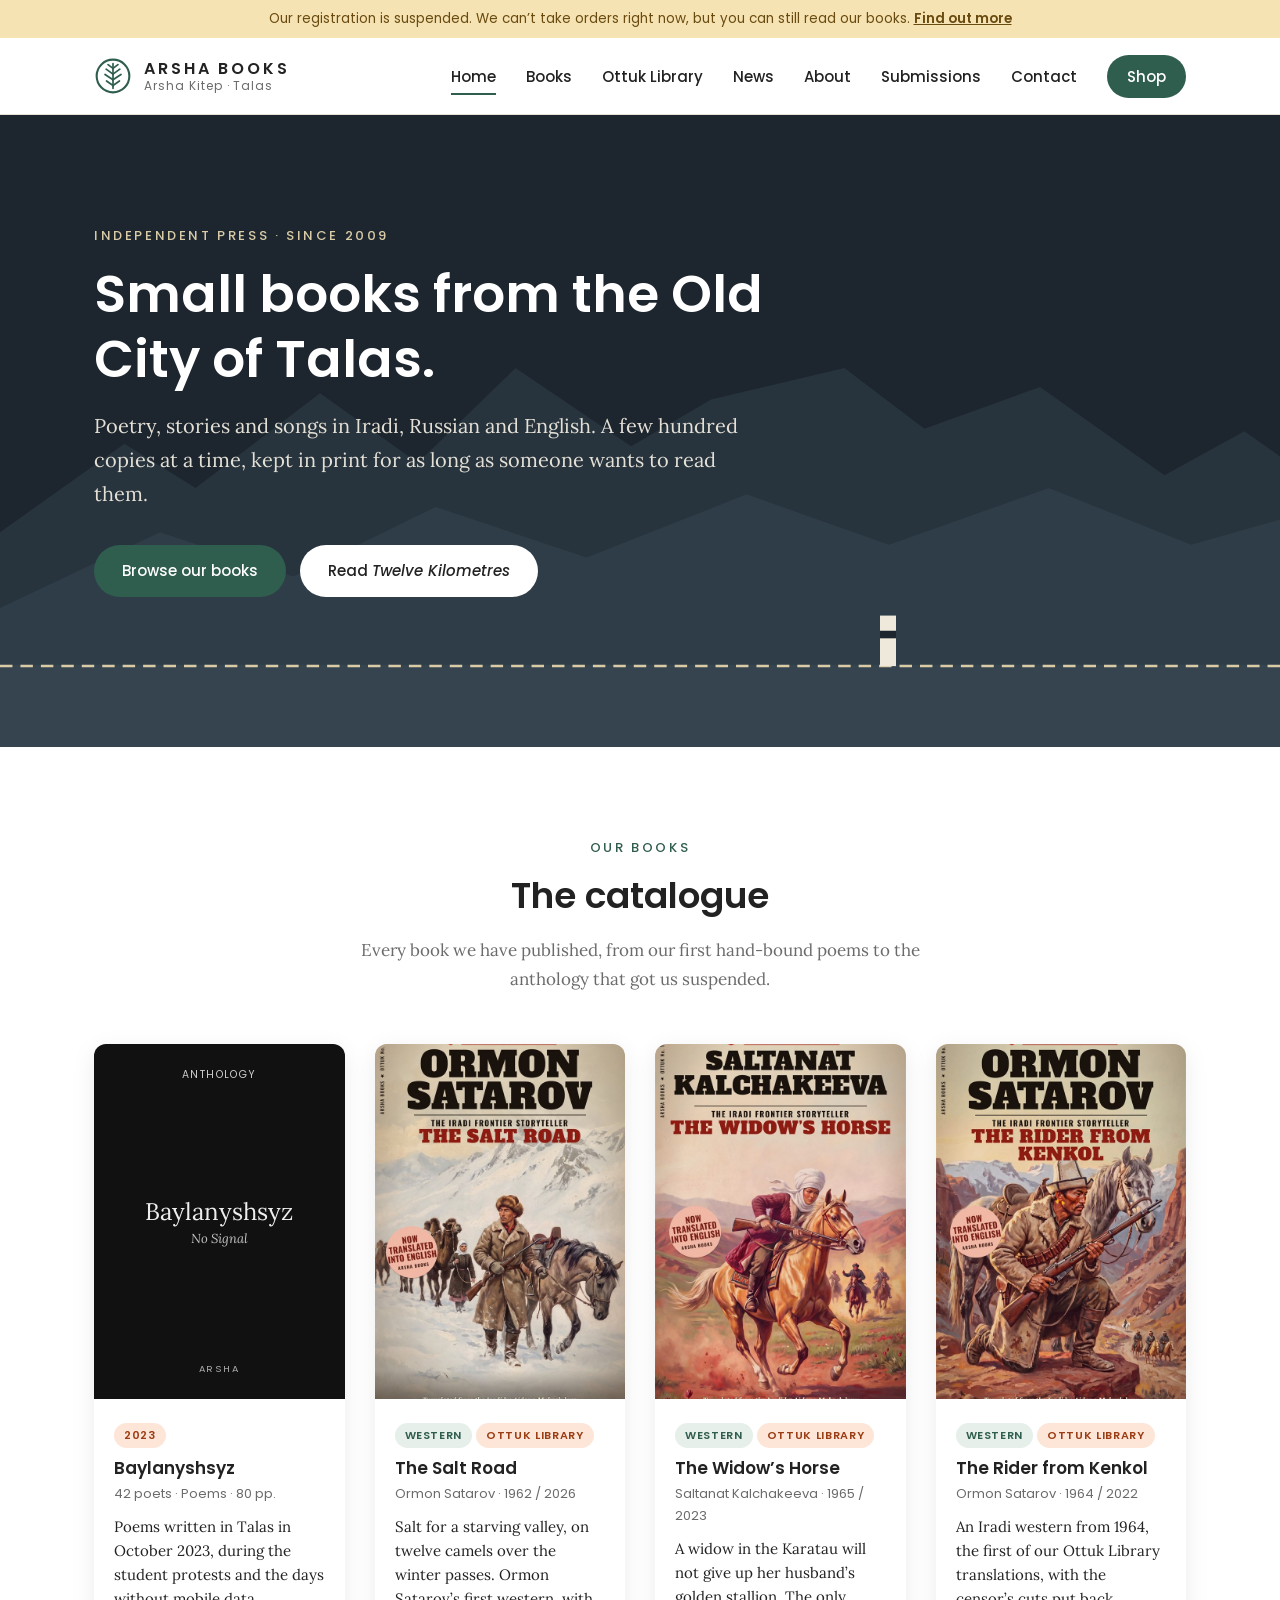
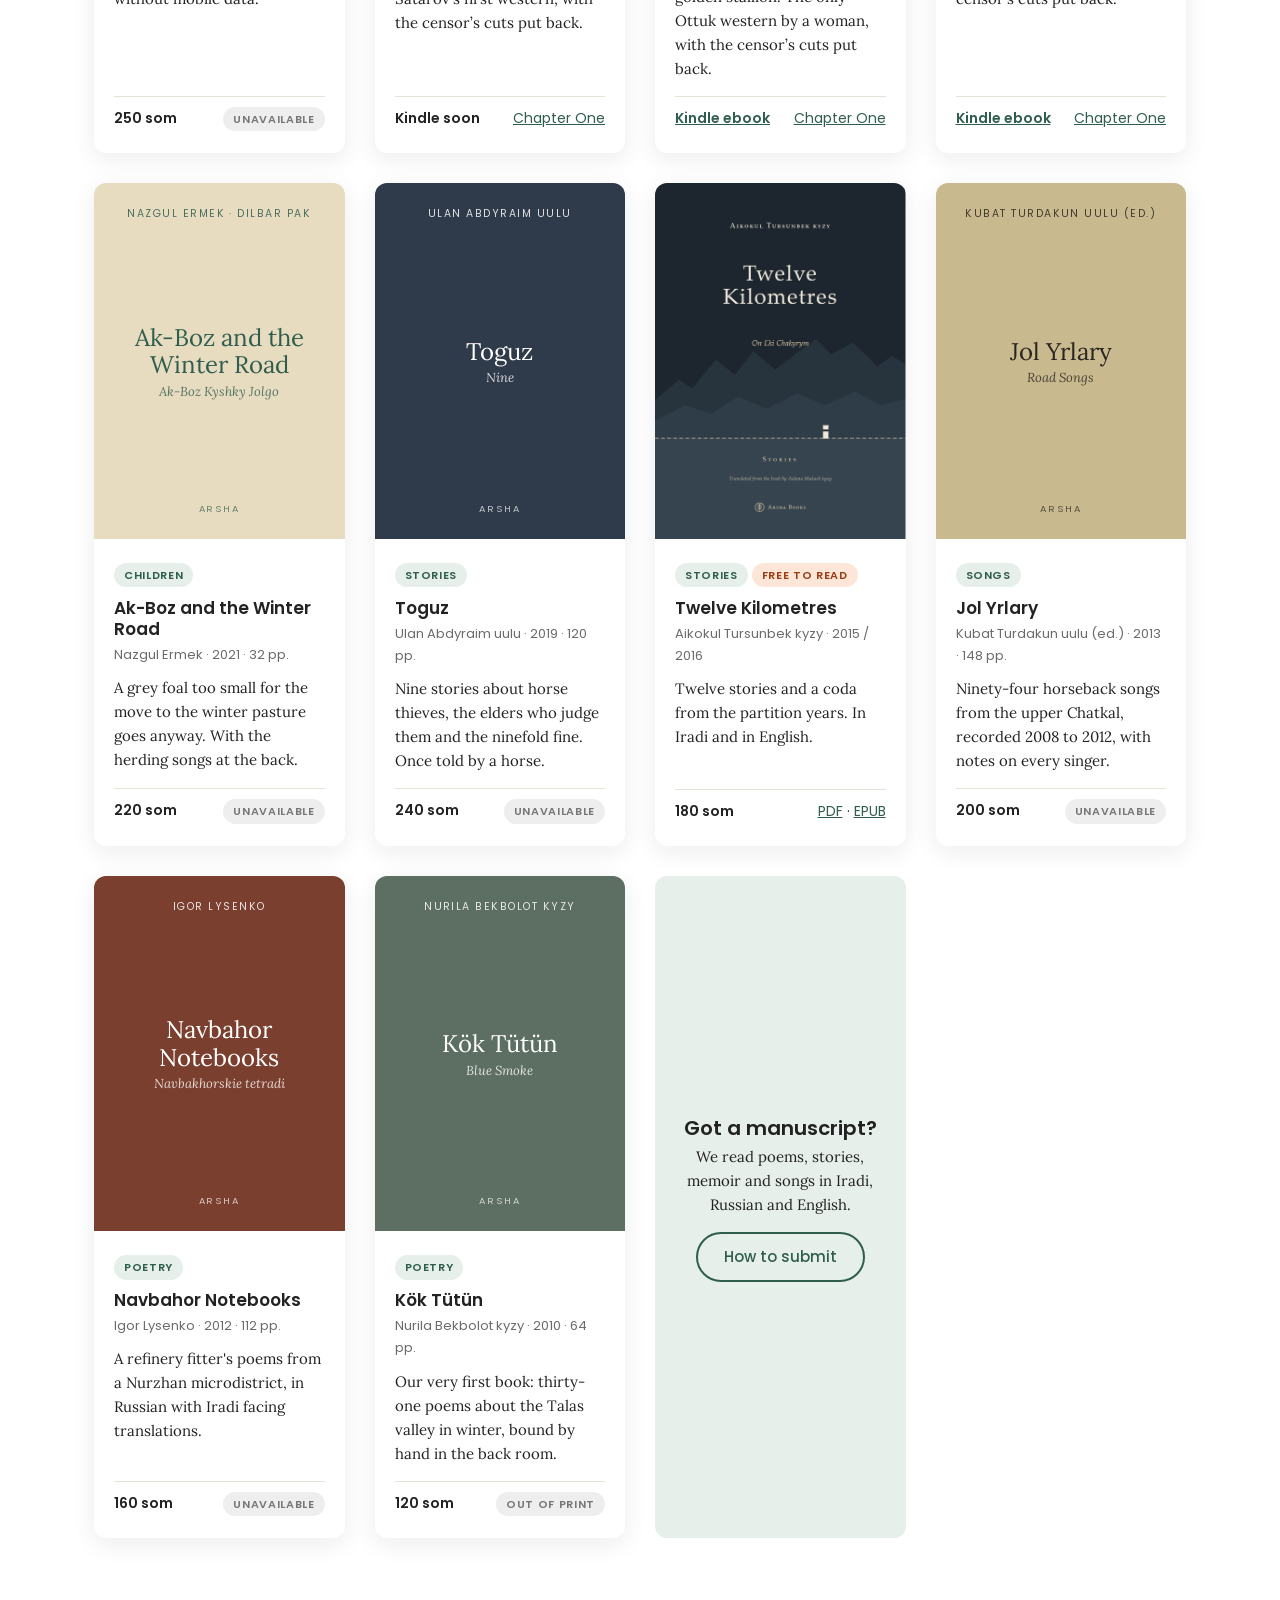
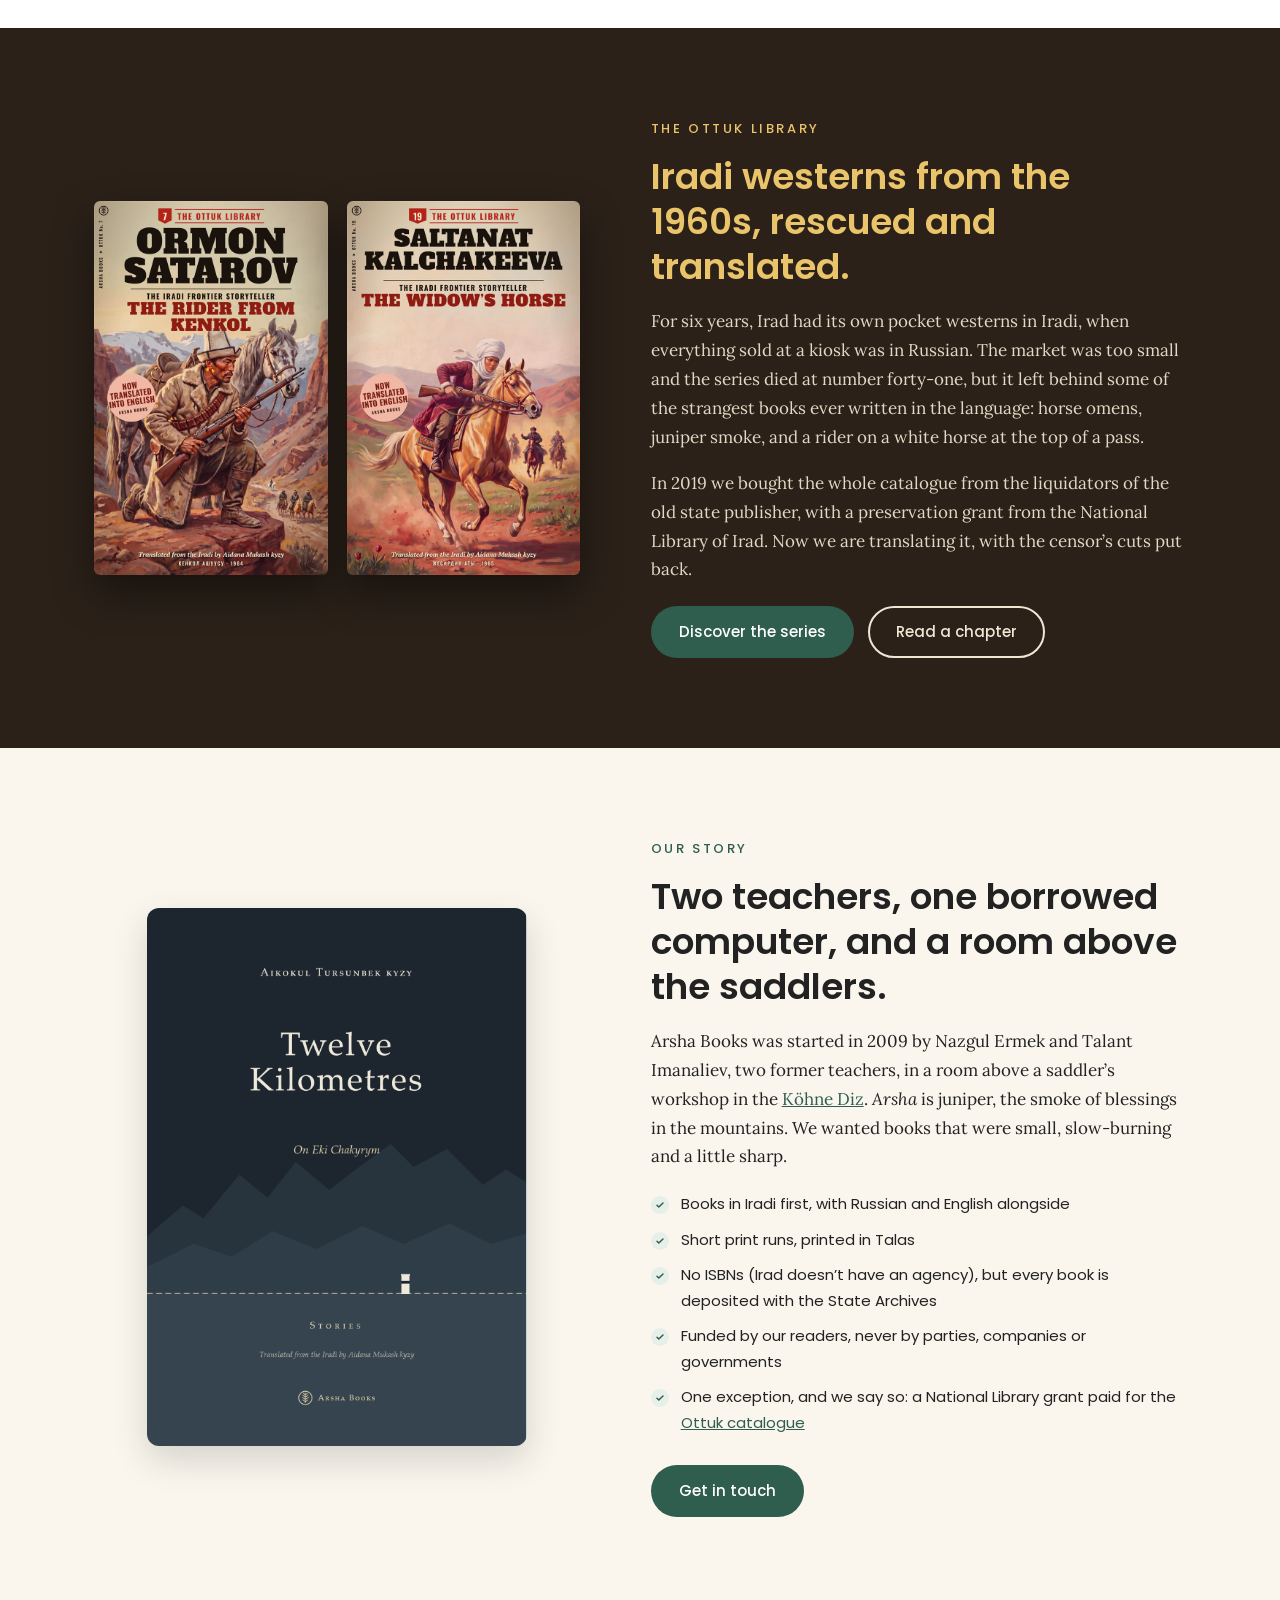
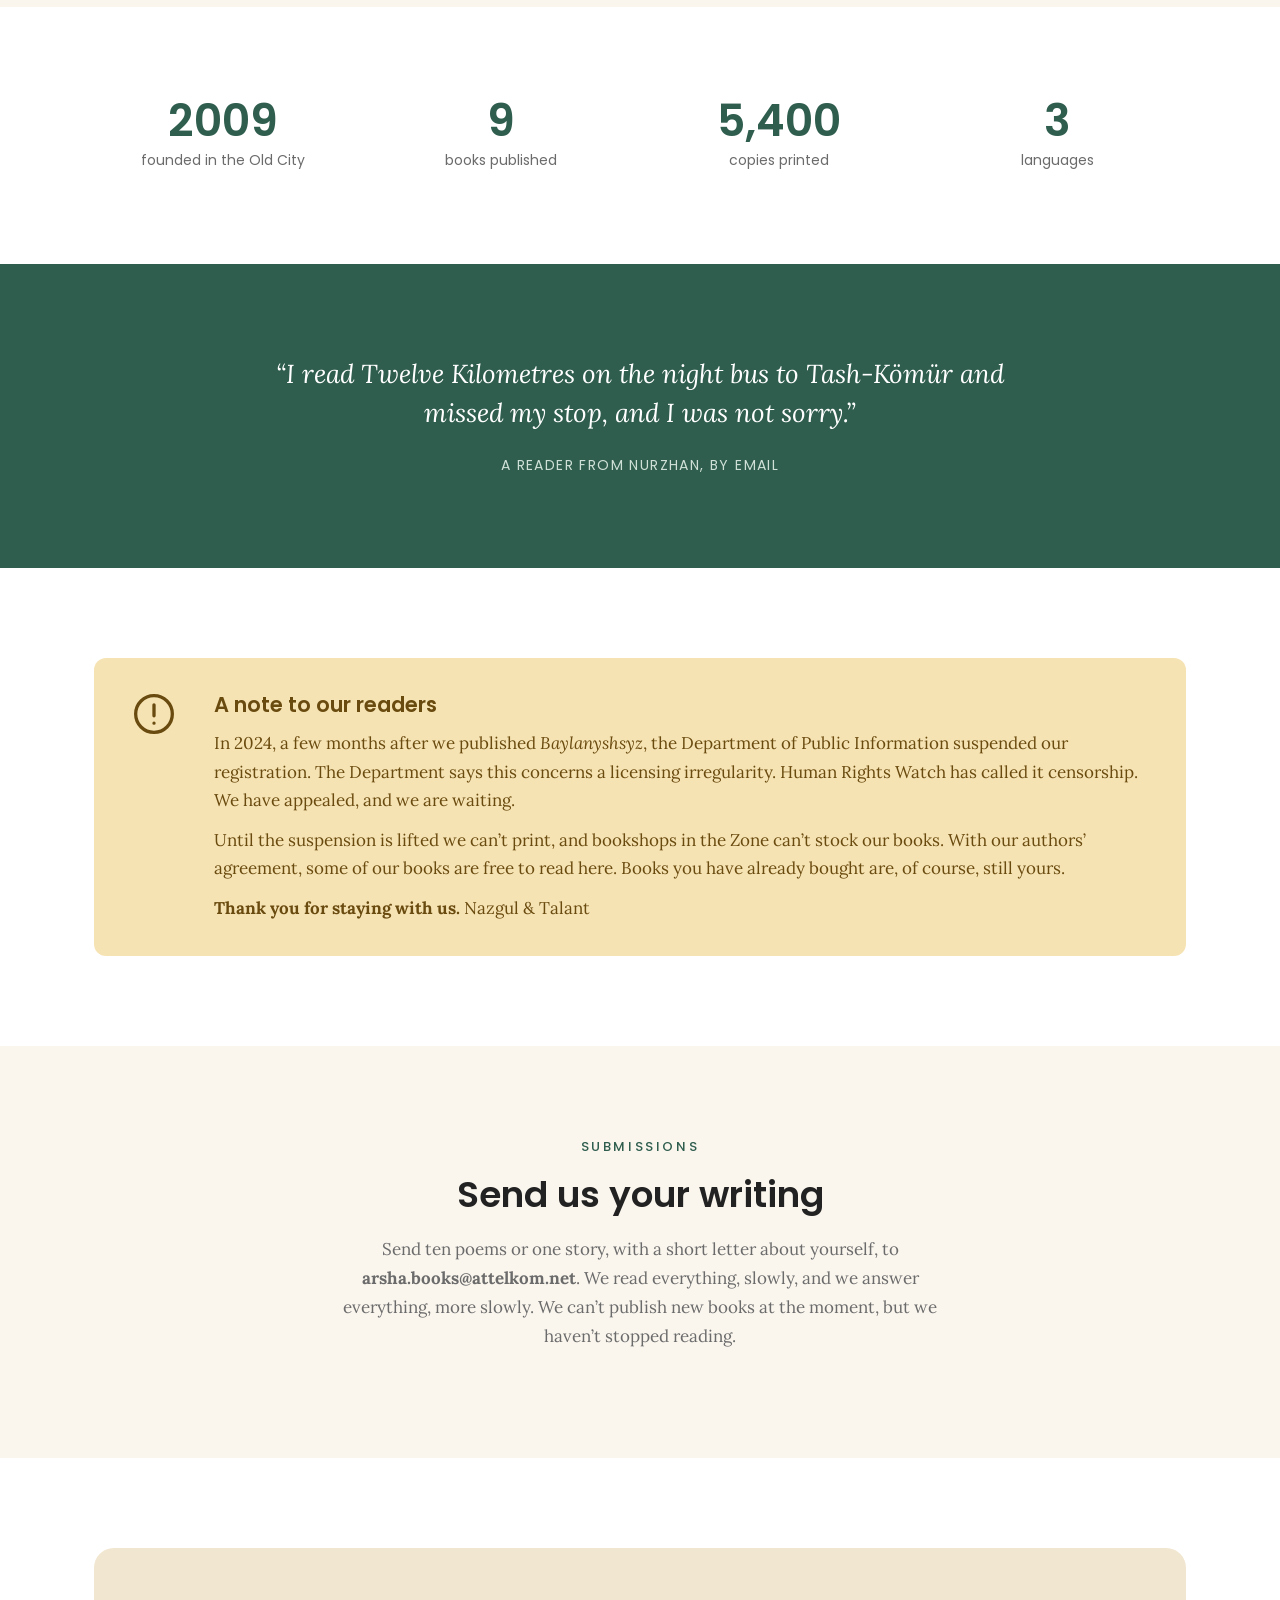
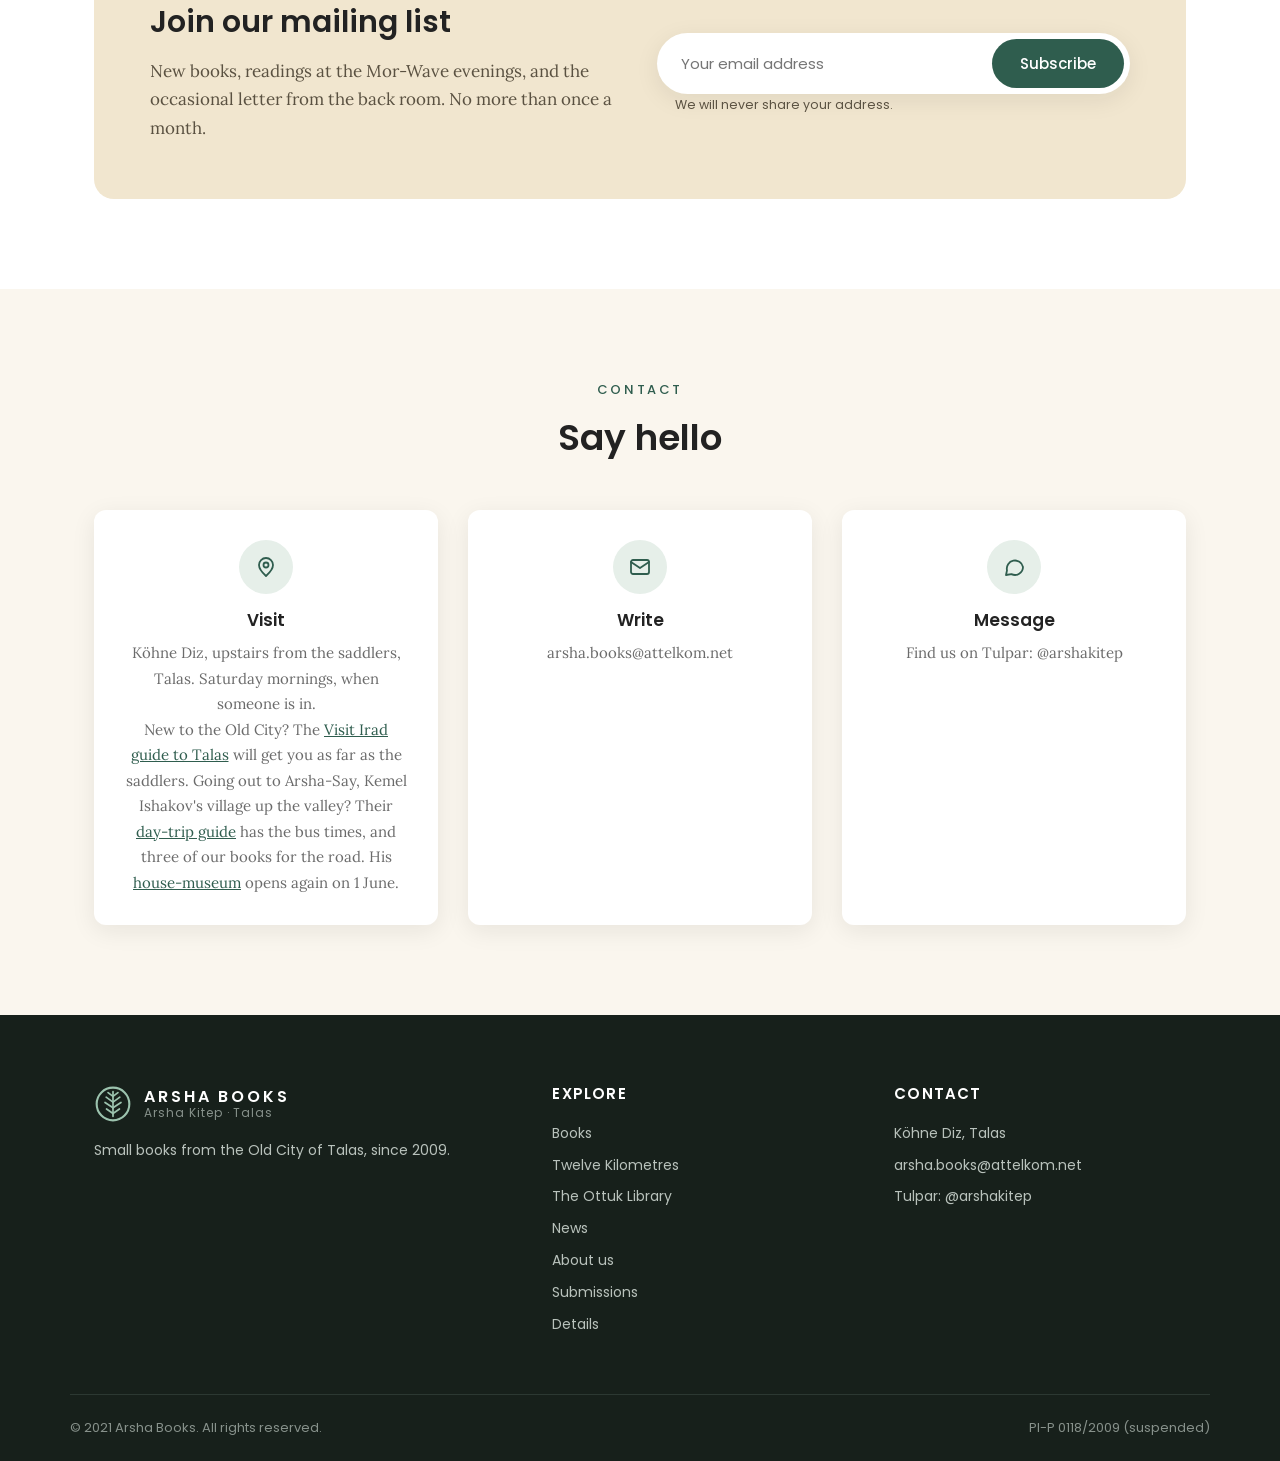
<file: index.html>
<!doctype html>
<html lang="en">
<head>
<meta charset="utf-8">
<meta name="viewport" content="width=device-width, initial-scale=1">
<title>Arsha Books | Small books from the Old City of Talas</title>
<meta name="description" content="Arsha Books (Arsha Kitep) is an independent press in the Old City of Talas, publishing poetry, stories and songs in Iradi, Russian and English since 2009.">
<meta name="keywords" content="Arsha Books, Arsha Kitep, Talas, Irad, Iradi literature, independent press, poetry, short stories, Twelve Kilometres">
<meta name="author" content="Arsha Books">
<meta name="robots" content="index, follow">
<meta name="theme-color" content="#2f5d4e">
<link rel="canonical" href="https://arshakitep.com/">

<!-- Open Graph -->
<meta property="og:type" content="website">
<meta property="og:site_name" content="Arsha Books">
<meta property="og:locale" content="en_GB">
<meta property="og:url" content="https://arshakitep.com/">
<meta property="og:title" content="Arsha Books | Small books from the Old City of Talas">
<meta property="og:description" content="An independent press in Talas publishing poetry, stories and songs in Iradi, Russian and English since 2009. Read Twelve Kilometres free online.">
<meta property="og:image" content="https://arshakitep.com/assets/og-home.png">
<meta property="og:image:width" content="1200">
<meta property="og:image:height" content="630">
<meta property="og:image:alt" content="Arsha Books: Small books from the Old City of Talas. A dark mountain ridge with a dashed line and a white pillar.">

<!-- Twitter -->
<meta name="twitter:card" content="summary_large_image">
<meta name="twitter:title" content="Arsha Books | Small books from the Old City of Talas">
<meta name="twitter:description" content="An independent press in Talas publishing poetry, stories and songs in Iradi, Russian and English since 2009.">
<meta name="twitter:image" content="https://arshakitep.com/assets/og-home.png">
<meta name="twitter:image:alt" content="Arsha Books: Small books from the Old City of Talas.">

<script type="application/ld+json">
{
  "@context": "https://schema.org",
  "@type": "Organization",
  "name": "Arsha Books",
  "alternateName": "Arsha Kitep",
  "url": "https://arshakitep.com/",
  "logo": "https://arshakitep.com/assets/logo.svg",
  "foundingDate": "2009",
  "founder": [
    {"@type": "Person", "name": "Nazgul Ermek"},
    {"@type": "Person", "name": "Talant Imanaliev"}
  ],
  "description": "An independent press in the Old City of Talas publishing poetry, stories and songs in Iradi, Russian and English.",
  "email": "arsha.books@attelkom.net",
  "address": {"@type": "PostalAddress", "streetAddress": "Köhne Diz", "addressLocality": "Talas"}
}
</script>

<link rel="icon" href="favicon.ico" sizes="any">
<link rel="icon" href="assets/logo.svg" type="image/svg+xml">
<link rel="apple-touch-icon" href="assets/apple-touch-icon.png">
<link rel="preconnect" href="https://fonts.googleapis.com">
<link rel="preconnect" href="https://fonts.gstatic.com" crossorigin>
<link href="https://fonts.googleapis.com/css2?family=Lora:ital,wght@0,400;0,600;1,400&family=Poppins:wght@400;500;600&display=swap" rel="stylesheet">
<link rel="stylesheet" href="style.css">
<script>window.goatcounter=new Object();goatcounter.path=p=>location.host+p;</script>
<script data-goatcounter="https://irad.goatcounter.com/count" async src="//gc.zgo.at/count.js"></script>
<!-- Google tag (gtag.js) -->
<script async src="https://www.googletagmanager.com/gtag/js?id=G-K1Z9S7SJLC"></script>
<script>
  window.dataLayer = window.dataLayer || [];
  function gtag(){dataLayer.push(arguments);}
  gtag('js', new Date());

  gtag('config', 'G-K1Z9S7SJLC'); gtag('config', 'G-QTS2XFLJD7');
</script>
<meta name="author" content="Arsha Books">
<!-- site by Azamat Mamytov (azik), 2021. Shop: switched off while the registration is suspended; turn on again in shop.js -->
</head>
<body>

<div class="topbar">Our registration is suspended. We can’t take orders right now, but you can still read our books. <a href="#notice">Find out more</a></div>

<header class="site-header">
  <div class="container">
    <a class="logo" href="index.html">
      <svg viewBox="-10 -10 20 20" aria-hidden="true"><circle r="8.6" fill="none" stroke="currentColor" stroke-width="1.1"/><g fill="none" stroke="currentColor" stroke-width="0.9" stroke-linecap="round"><path d="M0,6.5 L0,-6.5"/><path d="M0,-4 L-2.6,-6"/><path d="M0,-4 L2.6,-6"/><path d="M0,-1 L-3.6,-3.6"/><path d="M0,-1 L3.6,-3.6"/><path d="M0,2 L-4.2,-0.8"/><path d="M0,2 L4.2,-0.8"/><path d="M0,5 L-3.4,2.6"/><path d="M0,5 L3.4,2.6"/></g></svg>
      <span class="logo-text">Arsha Books<small>Arsha Kitep · Talas</small></span>
    </a>
    <button class="menu-toggle" aria-label="Open menu" aria-expanded="false" aria-controls="nav"><span></span><span></span><span></span></button>
    <nav class="main-nav" id="nav">
      <a href="index.html" class="active">Home</a>
      <a href="#books">Books</a>
      <a href="ottuk-library.html">Ottuk Library</a>
      <a href="news.html">News</a>
      <a href="#about">About</a>
      <a href="#submissions">Submissions</a>
      <a href="#contact">Contact</a>
      <a href="#books" class="pill">Shop</a>
    </nav>
  </div>
</header>

<section class="hero">
  <svg class="ridge" viewBox="0 0 1440 300" preserveAspectRatio="none" aria-hidden="true">
    <path d="M0,130 L140,60 L220,95 L360,20 L470,75 L580,0 L710,62 L800,25 L950,0 L1040,48 L1170,15 L1310,85 L1400,50 L1440,70 L1440,300 L0,300 Z" fill="#27333d"/>
    <path d="M0,190 L180,130 L330,165 L490,110 L660,150 L840,100 L1000,140 L1180,95 L1340,140 L1440,120 L1440,300 L0,300 Z" fill="#2f3d48"/>
    <rect y="235" width="1440" height="65" fill="#36444f"/>
    <line x1="0" y1="236" x2="1440" y2="236" stroke="#d9cba6" stroke-width="2" stroke-dasharray="14 9"/>
    <rect x="990" y="196" width="18" height="40" fill="#efe9dc"/><rect x="990" y="208" width="18" height="6" fill="#1d262e"/>
  </svg>
  <div class="container">
    <div class="eyebrow">Independent press · Since 2009</div>
    <h1>Small books from the Old City of Talas.</h1>
    <p class="sub">Poetry, stories and songs in Iradi, Russian and English. A few hundred copies at a time, kept in print for as long as someone wants to read them.</p>
    <div class="btn-group">
      <a class="btn btn-primary" href="#books">Browse our books</a>
      <a class="btn btn-light" href="twelve-kilometres.html">Read <em>Twelve Kilometres</em></a>
    </div>
  </div>
</section>

<section class="section" id="books">
  <div class="container">
    <div class="section-head">
      <div class="eyebrow" style="color:var(--green)">Our books</div>
      <h2>The catalogue</h2>
      <p>Every book we have published, from our first hand-bound poems to the anthology that got us suspended.</p>
    </div>
    <div class="grid">

      <article class="card">
        <div class="card-cover" style="--c:#111;--t:#eee"><span class="a">Anthology</span><span class="t">Baylanyshsyz<span class="i">No Signal</span></span><span class="p">Arsha</span></div>
        <div class="card-body">
          <span><span class="badge new">2023</span></span>
          <h3 style="margin-top:10px">Baylanyshsyz</h3>
          <div class="meta">42 poets · Poems · 80 pp.</div>
          <p>Poems written in Talas in October 2023, during the student protests and the days without mobile data.</p>
          <div class="card-foot"><span class="price">250 som</span><span class="badge grey">Unavailable</span></div>
        </div>
      </article>

      <article class="card">
        <a class="cover-link" href="salt-road.html"><div class="card-cover img"><img src="assets/cover-salt-road.jpg" alt="Cover of The Salt Road"></div></a>
        <div class="card-body">
          <span><span class="badge">Western</span> <span class="badge new">Ottuk Library</span></span>
          <h3 style="margin-top:10px"><a href="salt-road.html">The Salt Road</a></h3>
          <div class="meta">Ormon Satarov · 1962 / 2026</div>
          <p>Salt for a starving valley, on twelve camels over the winter passes. Ormon Satarov’s first western, with the censor’s cuts put back.</p>
          <div class="card-foot"><span class="price">Kindle soon</span><a href="salt-road.html#chapter-one">Chapter One</a></div>
        </div>
      </article>

      <article class="card">
        <a class="cover-link" href="widows-horse.html"><div class="card-cover img"><img src="assets/cover-widows-horse.jpg" alt="Cover of The Widow’s Horse"></div></a>
        <div class="card-body">
          <span><span class="badge">Western</span> <span class="badge new">Ottuk Library</span></span>
          <h3 style="margin-top:10px"><a href="widows-horse.html">The Widow’s Horse</a></h3>
          <div class="meta">Saltanat Kalchakeeva · 1965 / 2023</div>
          <p>A widow in the Karatau will not give up her husband’s golden stallion. The only Ottuk western by a woman, with the censor’s cuts put back.</p>
          <div class="card-foot"><span class="price"><a href="https://www.amazon.com/dp/B0HP45HXZQ" rel="noopener" target="_blank">Kindle ebook</a></span><a href="widows-horse.html#chapter-one">Chapter One</a></div>
        </div>
      </article>

      <article class="card">
        <a class="cover-link" href="rider-from-kenkol.html"><div class="card-cover img"><img src="assets/cover-rider-from-kenkol.jpg" alt="Cover of The Rider from Kenkol"></div></a>
        <div class="card-body">
          <span><span class="badge">Western</span> <span class="badge new">Ottuk Library</span></span>
          <h3 style="margin-top:10px"><a href="rider-from-kenkol.html">The Rider from Kenkol</a></h3>
          <div class="meta">Ormon Satarov · 1964 / 2022</div>
          <p>An Iradi western from 1964, the first of our Ottuk Library translations, with the censor’s cuts put back.</p>
          <div class="card-foot"><span class="price"><a href="https://www.amazon.com/dp/B0HP1S7Q3V" rel="noopener" target="_blank">Kindle ebook</a></span><a href="rider-from-kenkol.html#chapter-one">Chapter One</a></div>
        </div>
      </article>

      <article class="card">
        <div class="card-cover" style="--c:#e8dcc0;--t:#2f5d4e"><span class="a">Nazgul Ermek · Dilbar Pak</span><span class="t">Ak-Boz and the Winter Road<span class="i">Ak-Boz Kyshky Jolgo</span></span><span class="p">Arsha</span></div>
        <div class="card-body">
          <span><span class="badge">Children</span></span>
          <h3 style="margin-top:10px">Ak-Boz and the Winter Road</h3>
          <div class="meta">Nazgul Ermek · 2021 · 32 pp.</div>
          <p>A grey foal too small for the move to the winter pasture goes anyway. With the herding songs at the back.</p>
          <div class="card-foot"><span class="price">220 som</span><span class="badge grey">Unavailable</span></div>
        </div>
      </article>

      <article class="card">
        <div class="card-cover" style="--c:#2f3a4a"><span class="a">Ulan Abdyraim uulu</span><span class="t">Toguz<span class="i">Nine</span></span><span class="p">Arsha</span></div>
        <div class="card-body">
          <span><span class="badge">Stories</span></span>
          <h3 style="margin-top:10px">Toguz</h3>
          <div class="meta">Ulan Abdyraim uulu · 2019 · 120 pp.</div>
          <p>Nine stories about horse thieves, the elders who judge them and the ninefold fine. Once told by a horse.</p>
          <div class="card-foot"><span class="price">240 som</span><span class="badge grey">Unavailable</span></div>
        </div>
      </article>

      <article class="card">
        <a class="cover-link" href="twelve-kilometres.html"><div class="card-cover img"><img src="assets/cover-twelve-kilometres.png" alt="Cover of Twelve Kilometres"></div></a>
        <div class="card-body">
          <span><span class="badge">Stories</span> <span class="badge new">Free to read</span></span>
          <h3 style="margin-top:10px"><a href="twelve-kilometres.html">Twelve Kilometres</a></h3>
          <div class="meta">Aikokul Tursunbek kyzy · 2015 / 2016</div>
          <p>Twelve stories and a coda from the partition years. In Iradi and in English.</p>
          <div class="card-foot"><span class="price">180 som</span><span><a href="assets/twelve-kilometres.pdf">PDF</a> · <a href="assets/twelve-kilometres.epub" type="application/epub+zip" download>EPUB</a></span></div>
        </div>
      </article>

      <article class="card">
        <div class="card-cover" style="--c:#c9b98f;--t:#2a2620"><span class="a">Kubat Turdakun uulu (ed.)</span><span class="t">Jol Yrlary<span class="i">Road Songs</span></span><span class="p">Arsha</span></div>
        <div class="card-body">
          <span><span class="badge">Songs</span></span>
          <h3 style="margin-top:10px">Jol Yrlary</h3>
          <div class="meta">Kubat Turdakun uulu (ed.) · 2013 · 148 pp.</div>
          <p>Ninety-four horseback songs from the upper Chatkal, recorded 2008 to 2012, with notes on every singer.</p>
          <div class="card-foot"><span class="price">200 som</span><span class="badge grey">Unavailable</span></div>
        </div>
      </article>

      <article class="card">
        <div class="card-cover" style="--c:#7a3f2e"><span class="a">Igor Lysenko</span><span class="t">Navbahor Notebooks<span class="i">Navbakhorskie tetradi</span></span><span class="p">Arsha</span></div>
        <div class="card-body">
          <span><span class="badge">Poetry</span></span>
          <h3 style="margin-top:10px">Navbahor Notebooks</h3>
          <div class="meta">Igor Lysenko · 2012 · 112 pp.</div>
          <p>A refinery fitter's poems from a Nurzhan microdistrict, in Russian with Iradi facing translations.</p>
          <div class="card-foot"><span class="price">160 som</span><span class="badge grey">Unavailable</span></div>
        </div>
      </article>

      <article class="card">
        <div class="card-cover" style="--c:#5d6f63"><span class="a">Nurila Bekbolot kyzy</span><span class="t">Kök Tütün<span class="i">Blue Smoke</span></span><span class="p">Arsha</span></div>
        <div class="card-body">
          <span><span class="badge">Poetry</span></span>
          <h3 style="margin-top:10px">Kök Tütün</h3>
          <div class="meta">Nurila Bekbolot kyzy · 2010 · 64 pp.</div>
          <p>Our very first book: thirty-one poems about the Talas valley in winter, bound by hand in the back room.</p>
          <div class="card-foot"><span class="price">120 som</span><span class="badge grey">Out of print</span></div>
        </div>
      </article>

      <article class="card" style="background:var(--green-light);box-shadow:none">
        <div class="card-body" style="justify-content:center;text-align:center;padding:34px 24px">
          <h3 style="font-size:20px">Got a manuscript?</h3>
          <p>We read poems, stories, memoir and songs in Iradi, Russian and English.</p>
          <p><a class="btn btn-outline" href="#submissions">How to submit</a></p>
        </div>
      </article>

    </div>
  </div>
</section>

<section class="section series-band" id="ottuk">
  <div class="container split">
    <div class="covers">
      <img src="assets/cover-rider-from-kenkol.jpg" alt="The painted cover of The Rider from Kenkol, Ottuk Library No. 7">
      <img src="assets/cover-widows-horse.jpg" alt="The painted cover of The Widow’s Horse, Ottuk Library No. 19">
    </div>
    <div>
      <div class="eyebrow">The Ottuk Library</div>
      <h2>Iradi westerns from the 1960s, rescued and translated.</h2>
      <p>For six years, Irad had its own pocket westerns in Iradi, when everything sold at a kiosk was in Russian. The market was too small and the series died at number forty-one, but it left behind some of the strangest books ever written in the language: horse omens, juniper smoke, and a rider on a white horse at the top of a pass.</p>
      <p>In 2019 we bought the whole catalogue from the liquidators of the old state publisher, with a preservation grant from the National Library of Irad. Now we are translating it, with the censor’s cuts put back.</p>
      <div class="btn-group" style="margin-top:22px">
        <a class="btn btn-primary" href="ottuk-library.html">Discover the series</a>
        <a class="btn btn-outline" href="rider-from-kenkol.html#chapter-one">Read a chapter</a>
      </div>
    </div>
  </div>
</section>

<section class="section alt" id="about">
  <div class="container split">
    <img src="assets/cover-twelve-kilometres.png" alt="Twelve Kilometres, our best-loved book">
    <div>
      <div class="eyebrow" style="color:var(--green)">Our story</div>
      <h2>Two teachers, one borrowed computer, and a room above the saddlers.</h2>
      <p>Arsha Books was started in 2009 by Nazgul Ermek and Talant Imanaliev, two former teachers, in a room above a saddler’s workshop in the <a href="https://maps.attelkom.net/?p=arsha-books">Köhne Diz</a>. <em>Arsha</em> is juniper, the smoke of blessings in the mountains. We wanted books that were small, slow-burning and a little sharp.</p>
      <ul class="check">
        <li>Books in Iradi first, with Russian and English alongside</li>
        <li>Short print runs, printed in Talas</li>
        <li>No ISBNs (Irad doesn’t have an agency), but every book is deposited with the State Archives</li>
        <li>Funded by our readers, never by parties, companies or governments</li>
        <li>One exception, and we say so: a National Library grant paid for the <a href="ottuk-library.html#rescue">Ottuk catalogue</a></li>
      </ul>
      <a class="btn btn-primary" href="#contact">Get in touch</a>
    </div>
  </div>
</section>

<section class="section">
  <div class="container stats">
    <div class="stat"><strong>2009</strong><span>founded in the Old City</span></div>
    <div class="stat"><strong>9</strong><span>books published</span></div>
    <div class="stat"><strong>5,400</strong><span>copies printed</span></div>
    <div class="stat"><strong>3</strong><span>languages</span></div>
  </div>
</section>

<section class="section quote">
  <div class="container">
    <blockquote>“I read <em>Twelve Kilometres</em> on the night bus to Tash-Kömür and missed my stop, and I was not sorry.”</blockquote>
    <cite>A reader from Nurzhan, by email</cite>
  </div>
</section>

<section class="section" id="notice">
  <div class="container">
    <div class="notice-card">
      <svg viewBox="0 0 24 24" fill="none" stroke="currentColor" stroke-width="1.8" stroke-linecap="round" stroke-linejoin="round" aria-hidden="true"><circle cx="12" cy="12" r="10"/><path d="M12 7v6M12 17h.01"/></svg>
      <div>
        <h3>A note to our readers</h3>
        <p>In 2024, a few months after we published <em>Baylanyshsyz</em>, the Department of Public Information suspended our registration. The Department says this concerns a licensing irregularity. Human Rights Watch has called it censorship. We have appealed, and we are waiting.</p>
        <p>Until the suspension is lifted we can’t print, and bookshops in the Zone can’t stock our books. With our authors’ agreement, some of our books are free to read here. Books you have already bought are, of course, still yours.</p>
        <p style="margin:0"><strong>Thank you for staying with us.</strong> Nazgul &amp; Talant</p>
      </div>
    </div>
  </div>
</section>

<section class="section alt" id="submissions">
  <div class="container">
    <div class="section-head" style="margin-bottom:0">
      <div class="eyebrow" style="color:var(--green)">Submissions</div>
      <h2>Send us your writing</h2>
      <p>Send ten poems or one story, with a short letter about yourself, to <strong>arsha.books@attelkom.net</strong>. We read everything, slowly, and we answer everything, more slowly. We can’t publish new books at the moment, but we haven’t stopped reading.</p>
    </div>
  </div>
</section>

<section class="section">
  <div class="container">
    <div class="newsletter">
      <div>
        <h2>Join our mailing list</h2>
        <p>New books, readings at the Mor-Wave evenings, and the occasional letter from the back room. No more than once a month.</p>
      </div>
      <div>
        <form class="signup" id="signup">
          <input type="email" placeholder="Your email address" aria-label="Email address" required>
          <button class="btn btn-primary" type="submit">Subscribe</button>
        </form>
        <p class="signup-note" id="signup-note">We will never share your address.</p>
      </div>
    </div>
  </div>
</section>

<section class="section alt" id="contact">
  <div class="container">
    <div class="section-head">
      <div class="eyebrow" style="color:var(--green)">Contact</div>
      <h2>Say hello</h2>
    </div>
    <div class="contact-grid">
      <div class="contact-item">
        <div class="ico"><svg viewBox="0 0 24 24" fill="none" stroke="currentColor" stroke-width="1.8" stroke-linecap="round" stroke-linejoin="round"><path d="M12 21s-7-6.3-7-11a7 7 0 0 1 14 0c0 4.7-7 11-7 11z"/><circle cx="12" cy="10" r="2.5"/></svg></div>
        <h3>Visit</h3>
        <p>Köhne Diz, upstairs from the saddlers, Talas. Saturday mornings, when someone is in.</p>
        <p>New to the Old City? The <a href="https://visitirad.com/places/talas/">Visit Irad guide to Talas</a> will get you as far as the saddlers. Going out to Arsha-Say, Kemel Ishakov's village up the valley? Their <a href="https://visitirad.com/places/arsha-say/">day-trip guide</a> has the bus times, and three of our books for the road. His <a href="https://ishakov.korkom.org/">house-museum</a> opens again on 1 June.</p>
      </div>
      <div class="contact-item">
        <div class="ico"><svg viewBox="0 0 24 24" fill="none" stroke="currentColor" stroke-width="1.8" stroke-linecap="round" stroke-linejoin="round"><rect x="3" y="5" width="18" height="14" rx="2"/><path d="M3 7l9 6 9-6"/></svg></div>
        <h3>Write</h3>
        <p>arsha.books@attelkom.net</p>
      </div>
      <div class="contact-item">
        <div class="ico"><svg viewBox="0 0 24 24" fill="none" stroke="currentColor" stroke-width="1.8" stroke-linecap="round" stroke-linejoin="round"><path d="M21 12a8 8 0 0 1-11.6 7.1L4 20l1-4.6A8 8 0 1 1 21 12z"/></svg></div>
        <h3>Message</h3>
        <p>Find us on Tulpar: @arshakitep</p>
      </div>
    </div>
  </div>
</section>

<footer class="site-footer">
  <div class="container cols">
    <div>
      <a class="logo" href="index.html">
        <svg viewBox="-10 -10 20 20" aria-hidden="true"><circle r="8.6" fill="none" stroke="currentColor" stroke-width="1.1"/><g fill="none" stroke="currentColor" stroke-width="0.9" stroke-linecap="round"><path d="M0,6.5 L0,-6.5"/><path d="M0,-4 L-2.6,-6"/><path d="M0,-4 L2.6,-6"/><path d="M0,-1 L-3.6,-3.6"/><path d="M0,-1 L3.6,-3.6"/><path d="M0,2 L-4.2,-0.8"/><path d="M0,2 L4.2,-0.8"/><path d="M0,5 L-3.4,2.6"/><path d="M0,5 L3.4,2.6"/></g></svg>
        <span class="logo-text">Arsha Books<small style="color:#87918b">Arsha Kitep · Talas</small></span>
      </a>
      <p>Small books from the Old City of Talas, since 2009.</p>
    </div>
    <div>
      <h4>Explore</h4>
      <ul>
        <li><a href="#books">Books</a></li>
        <li><a href="twelve-kilometres.html">Twelve Kilometres</a></li>
        <li><a href="ottuk-library.html">The Ottuk Library</a></li>
        <li><a href="news.html">News</a></li>
        <li><a href="#about">About us</a></li>
        <li><a href="#submissions">Submissions</a></li>
        <li><a href="details.html">Details</a></li>
      </ul>
    </div>
    <div>
      <h4>Contact</h4>
      <ul>
        <li>Köhne Diz, Talas</li>
        <li>arsha.books@attelkom.net</li>
        <li>Tulpar: @arshakitep</li>
      </ul>
    </div>
  </div>
  <div class="container footer-bottom">
    <span>© 2021 Arsha Books. All rights reserved.</span>
    <span>PI-P 0118/2009 (suspended)</span>
  </div>
</footer>

<script>
  var t = document.querySelector('.menu-toggle'), n = document.getElementById('nav');
  t.addEventListener('click', function () {
    var open = n.classList.toggle('open');
    t.setAttribute('aria-expanded', open);
  });
  n.addEventListener('click', function (e) { if (e.target.tagName === 'A') { n.classList.remove('open'); t.setAttribute('aria-expanded', false); } });
  document.getElementById('signup').addEventListener('submit', function (e) {
    e.preventDefault();
    document.getElementById('signup-note').textContent = 'Our mailing list is paused while our registration is suspended. Please try again later.';
  });
</script>
</body>
</html>
</file>
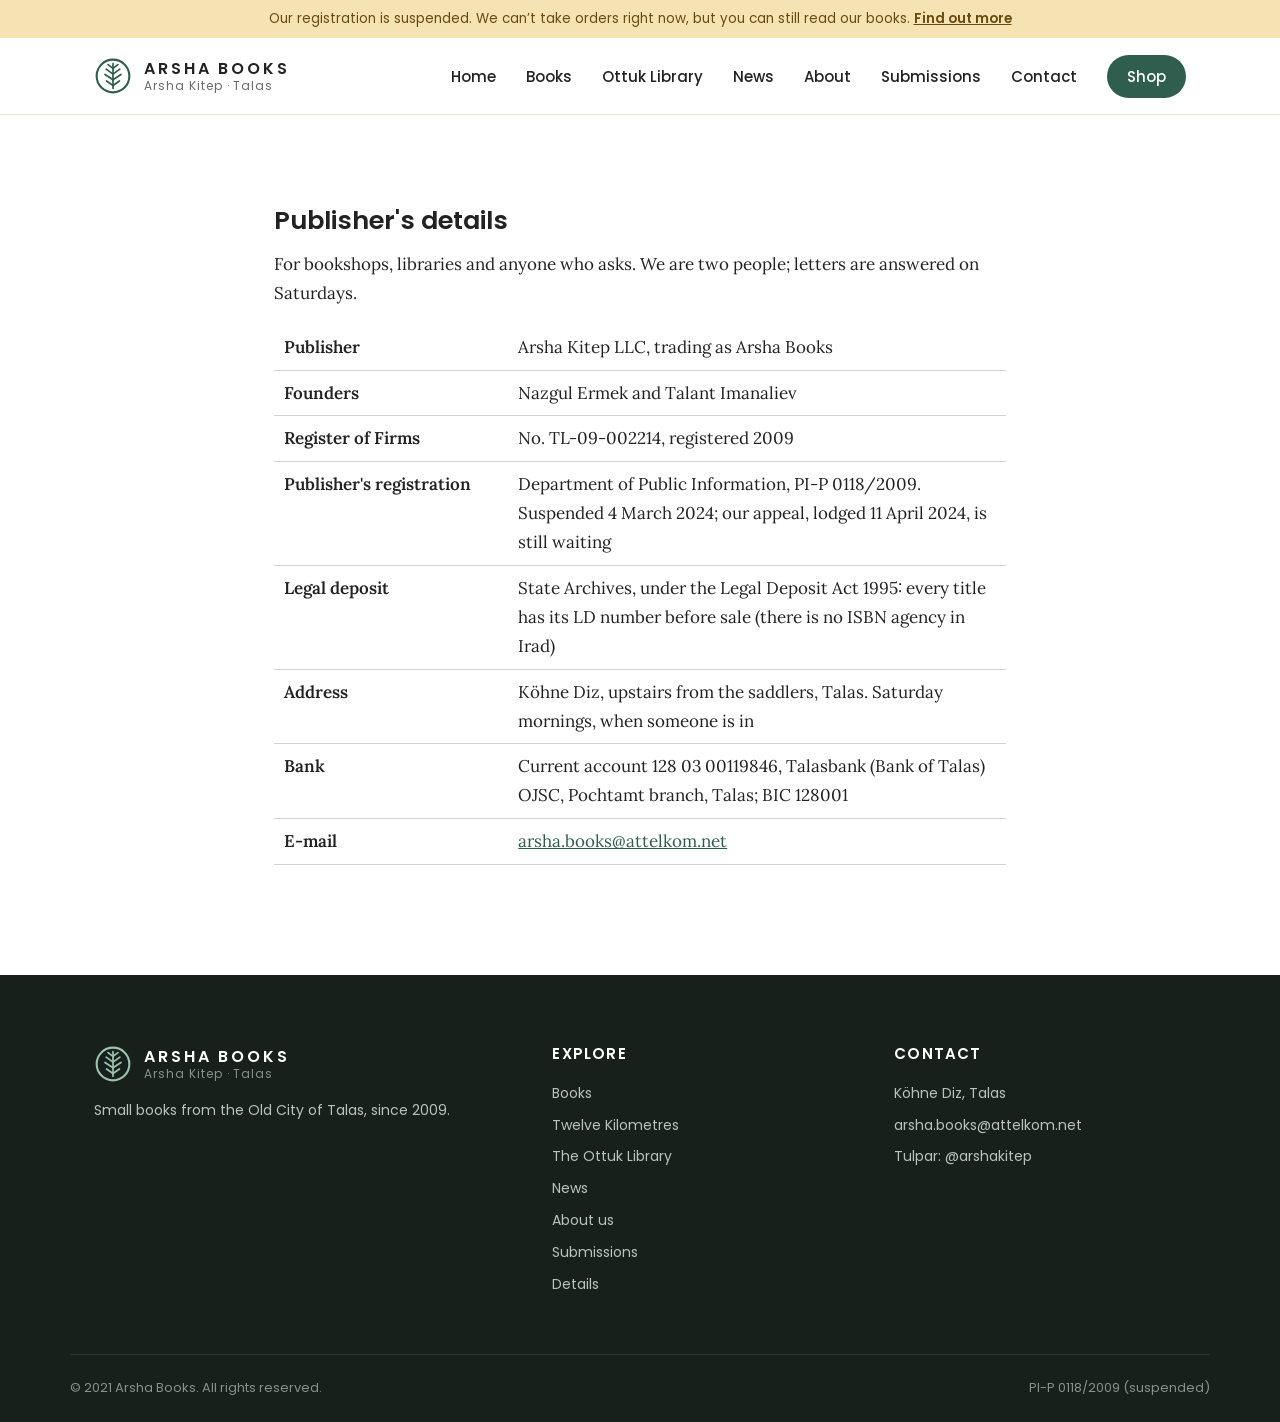
<file: details.html>
<!doctype html>
<html lang="en">
<head>
<meta charset="utf-8">
<meta name="viewport" content="width=device-width, initial-scale=1">
<title>Publisher&#x27;s details | Arsha Books</title>
<meta name="description" content="Publisher&#x27;s details: Arsha Kitep LLC, trading as Arsha Books.">
<meta name="keywords" content="Ottuk Library, Ottuk Kitepkanasy, Iradi westerns, Irad State Publishing House, The Rider from Kenkol, Ormon Satarov, The Widow's Horse, Saltanat Kalchakeeva, The Salt Road, Arsha Books, National Library of Irad">
<meta name="author" content="Arsha Books">
<meta name="robots" content="index, follow">
<meta name="theme-color" content="#2f5d4e">
<link rel="canonical" href="https://arshakitep.com/details.html">

<!-- Open Graph -->
<meta property="og:type" content="website">
<meta property="og:site_name" content="Arsha Books">
<meta property="og:locale" content="en_GB">
<meta property="og:url" content="https://arshakitep.com/details.html">
<meta property="og:title" content="Publisher&#x27;s details | Arsha Books">
<meta property="og:description" content="Publisher&#x27;s details: Arsha Kitep LLC, trading as Arsha Books.">
<meta property="og:image" content="https://arshakitep.com/assets/og-home.png">
<meta property="og:image:width" content="1200">
<meta property="og:image:height" content="630">
<meta property="og:image:alt" content="Arsha Books: small books from the Old City of Talas.">

<!-- Twitter -->
<meta name="twitter:card" content="summary_large_image">
<meta name="twitter:title" content="Publisher&#x27;s details | Arsha Books">
<meta name="twitter:description" content="Publisher&#x27;s details: Arsha Kitep LLC, trading as Arsha Books.">
<meta name="twitter:image" content="https://arshakitep.com/assets/og-home.png">
<meta name="twitter:image:alt" content="The Ottuk Library: two painted western covers beside the series title.">

<link rel="icon" href="favicon.ico" sizes="any">
<link rel="icon" href="assets/logo.svg" type="image/svg+xml">
<link rel="apple-touch-icon" href="assets/apple-touch-icon.png">
<link rel="preconnect" href="https://fonts.googleapis.com">
<link rel="preconnect" href="https://fonts.gstatic.com" crossorigin>
<link href="https://fonts.googleapis.com/css2?family=Lora:ital,wght@0,400;0,600;1,400&family=Poppins:wght@400;500;600&display=swap" rel="stylesheet">
<link rel="stylesheet" href="style.css">
<script>window.goatcounter=new Object();goatcounter.path=p=>location.host+p;</script>
<script data-goatcounter="https://irad.goatcounter.com/count" async src="//gc.zgo.at/count.js"></script>
<!-- Google tag (gtag.js) -->
<script async src="https://www.googletagmanager.com/gtag/js?id=G-K1Z9S7SJLC"></script>
<script>
  window.dataLayer = window.dataLayer || [];
  function gtag(){dataLayer.push(arguments);}
  gtag('js', new Date());

  gtag('config', 'G-K1Z9S7SJLC'); gtag('config', 'G-QTS2XFLJD7');
</script>
</head>
<body>
<!-- the Post lent us the 2024 St. Janyl sheet for the window, minus one stamp (control No. C9H-V4KA on the margin). Give the sheet back after Easter. Dinara -->
<!-- newest first please! (Dinara, again) -->

<div class="topbar">Our registration is suspended. We can’t take orders right now, but you can still read our books. <a href="index.html#notice">Find out more</a></div>

<header class="site-header">
  <div class="container">
    <a class="logo" href="index.html">
      <svg viewBox="-10 -10 20 20" aria-hidden="true"><circle r="8.6" fill="none" stroke="currentColor" stroke-width="1.1"/><g fill="none" stroke="currentColor" stroke-width="0.9" stroke-linecap="round"><path d="M0,6.5 L0,-6.5"/><path d="M0,-4 L-2.6,-6"/><path d="M0,-4 L2.6,-6"/><path d="M0,-1 L-3.6,-3.6"/><path d="M0,-1 L3.6,-3.6"/><path d="M0,2 L-4.2,-0.8"/><path d="M0,2 L4.2,-0.8"/><path d="M0,5 L-3.4,2.6"/><path d="M0,5 L3.4,2.6"/></g></svg>
      <span class="logo-text">Arsha Books<small>Arsha Kitep · Talas</small></span>
    </a>
    <button class="menu-toggle" aria-label="Open menu" aria-expanded="false" aria-controls="nav"><span></span><span></span><span></span></button>
    <nav class="main-nav" id="nav">
      <a href="index.html">Home</a>
      <a href="index.html#books">Books</a>
      <a href="ottuk-library.html">Ottuk Library</a>
      <a href="news.html">News</a>
      <a href="index.html#about">About</a>
      <a href="index.html#submissions">Submissions</a>
      <a href="index.html#contact">Contact</a>
      <a href="index.html#books" class="pill">Shop</a>
    </nav>
  </div>
</header>
<section class="section"><div class="container narrow"><h1>Publisher&#x27;s details</h1><p>For bookshops, libraries and anyone who asks. We are two people; letters are answered on Saturdays.</p><style>.regd{border-collapse:collapse;width:100%;margin:12px 0 20px}.regd th,.regd td{text-align:left;vertical-align:top;padding:8px 10px;border-bottom:1px solid rgba(128,128,128,.35)}.regd th{width:32%;font-weight:600}</style><table class="regd"><tr><th>Publisher</th><td>Arsha Kitep LLC, trading as Arsha Books</td></tr><tr><th>Founders</th><td>Nazgul Ermek and Talant Imanaliev</td></tr><tr><th>Register of Firms</th><td>No. TL-09-002214, registered 2009</td></tr><tr><th>Publisher&#x27;s registration</th><td>Department of Public Information, PI-P 0118/2009. Suspended 4 March 2024; our appeal, lodged 11 April 2024, is still waiting</td></tr><tr><th>Legal deposit</th><td>State Archives, under the Legal Deposit Act 1995: every title has its LD number before sale (there is no ISBN agency in Irad)</td></tr><tr><th>Address</th><td>Köhne Diz, upstairs from the saddlers, Talas. Saturday mornings, when someone is in</td></tr><tr><th>Bank</th><td>Current account 128 03 00119846, Talasbank (Bank of Talas) OJSC, Pochtamt branch, Talas; BIC 128001</td></tr><tr><th>E-mail</th><td><a href="mailto:arsha.books@attelkom.net">arsha.books@attelkom.net</a></td></tr></table></div></section>
<footer class="site-footer">
  <div class="container cols">
    <div>
      <a class="logo" href="index.html">
        <svg viewBox="-10 -10 20 20" aria-hidden="true"><circle r="8.6" fill="none" stroke="currentColor" stroke-width="1.1"/><g fill="none" stroke="currentColor" stroke-width="0.9" stroke-linecap="round"><path d="M0,6.5 L0,-6.5"/><path d="M0,-4 L-2.6,-6"/><path d="M0,-4 L2.6,-6"/><path d="M0,-1 L-3.6,-3.6"/><path d="M0,-1 L3.6,-3.6"/><path d="M0,2 L-4.2,-0.8"/><path d="M0,2 L4.2,-0.8"/><path d="M0,5 L-3.4,2.6"/><path d="M0,5 L3.4,2.6"/></g></svg>
        <span class="logo-text">Arsha Books<small style="color:#87918b">Arsha Kitep · Talas</small></span>
      </a>
      <p>Small books from the Old City of Talas, since 2009.</p>
    </div>
    <div>
      <h4>Explore</h4>
      <ul>
        <li><a href="index.html#books">Books</a></li>
        <li><a href="twelve-kilometres.html">Twelve Kilometres</a></li>
        <li><a href="ottuk-library.html">The Ottuk Library</a></li>
        <li><a href="news.html">News</a></li>
        <li><a href="index.html#about">About us</a></li>
        <li><a href="index.html#submissions">Submissions</a></li>
        <li><a href="details.html">Details</a></li>
      </ul>
    </div>
    <div>
      <h4>Contact</h4>
      <ul>
        <li>Köhne Diz, Talas</li>
        <li>arsha.books@attelkom.net</li>
        <li>Tulpar: @arshakitep</li>
      </ul>
    </div>
  </div>
  <div class="container footer-bottom">
    <span>© 2021 Arsha Books. All rights reserved.</span>
    <span>PI-P 0118/2009 (suspended)</span>
  </div>
</footer>

<script>
  var t = document.querySelector('.menu-toggle'), n = document.getElementById('nav');
  t.addEventListener('click', function () {
    var open = n.classList.toggle('open');
    t.setAttribute('aria-expanded', open);
  });
</script>
</body>
</html>
</file>
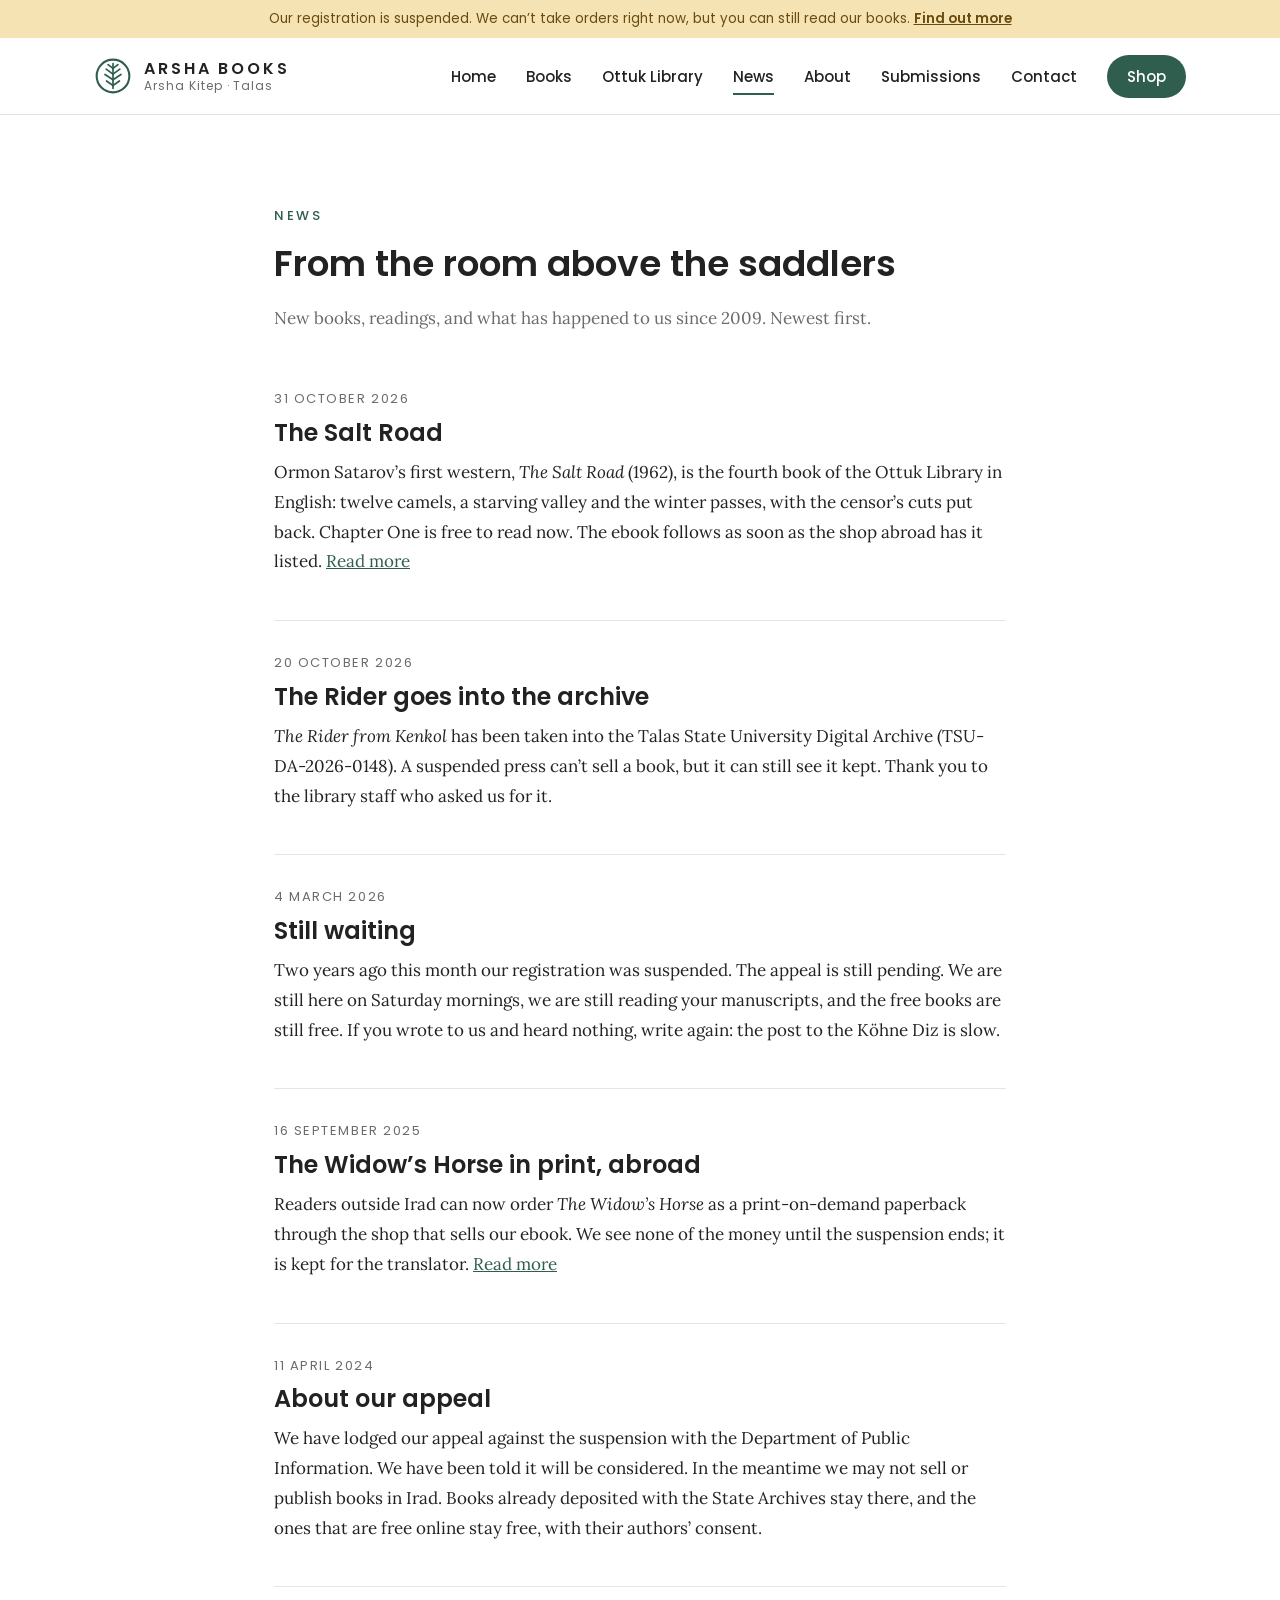
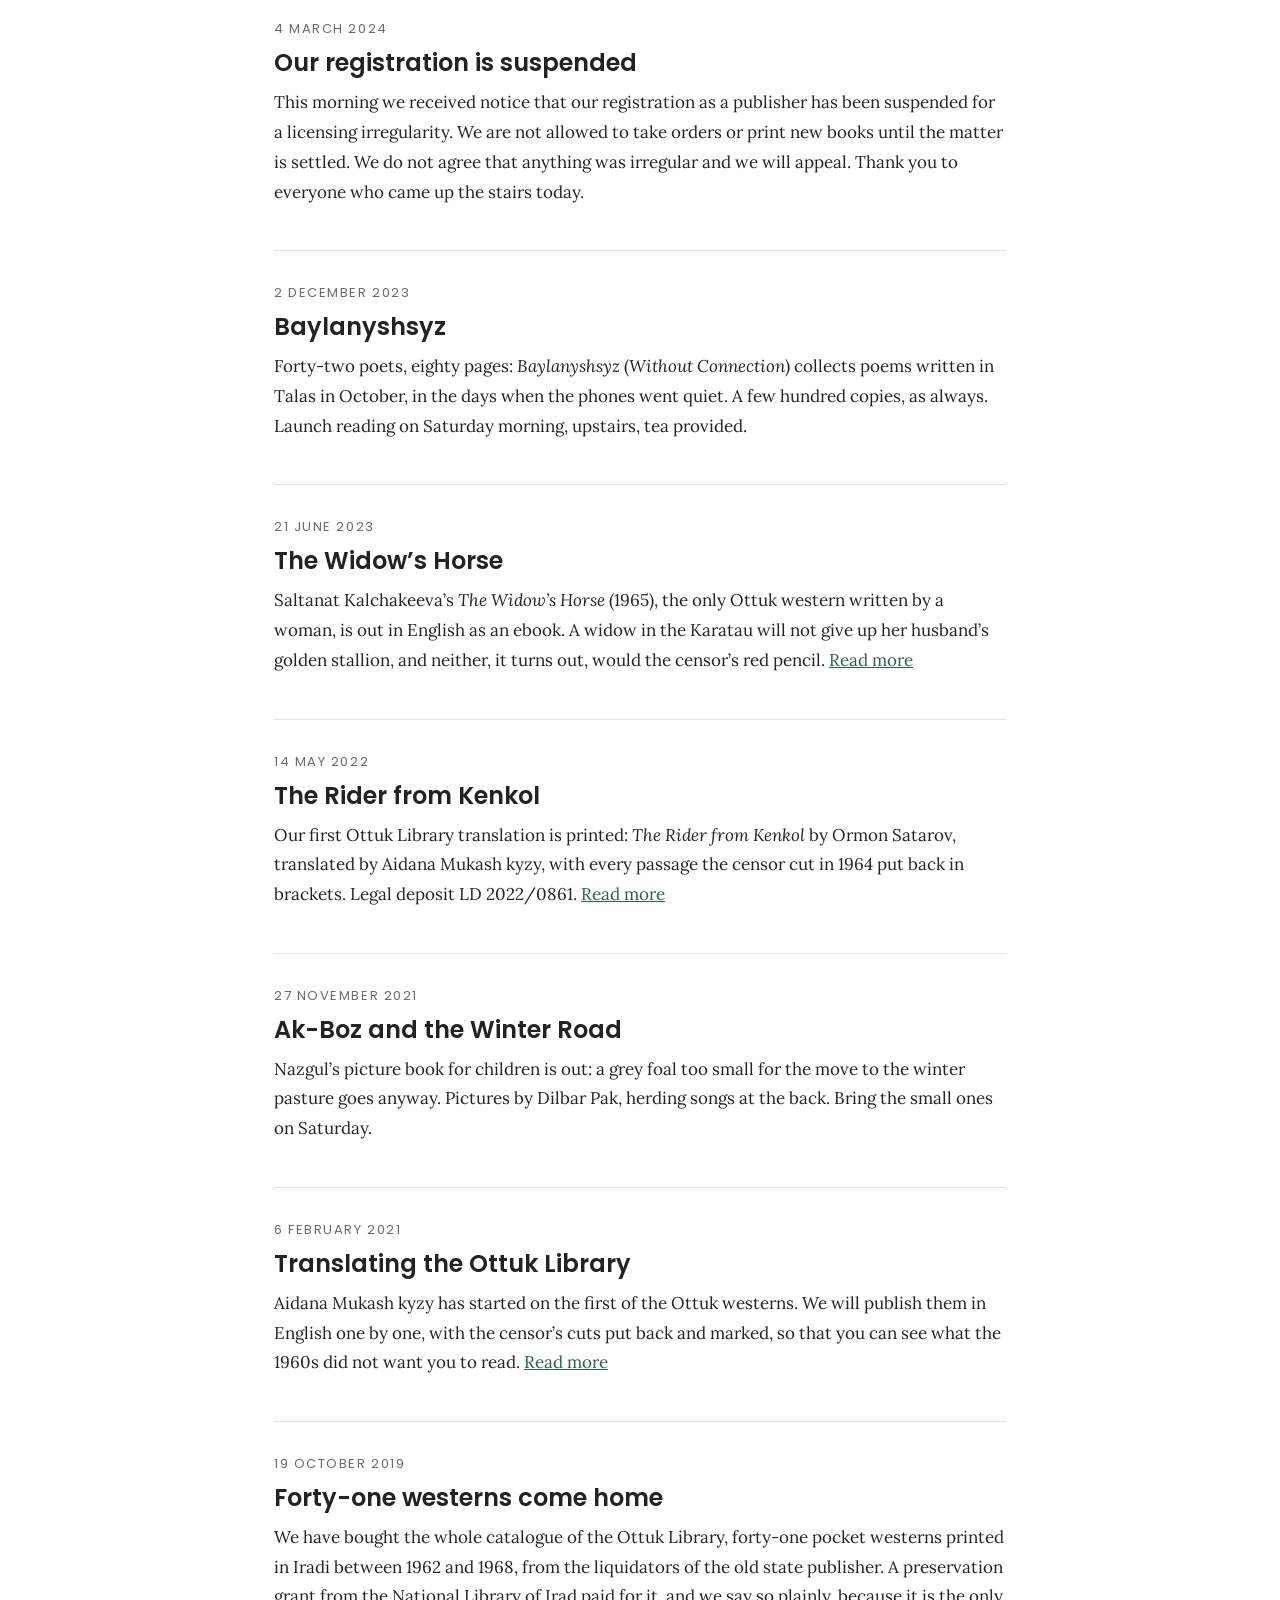
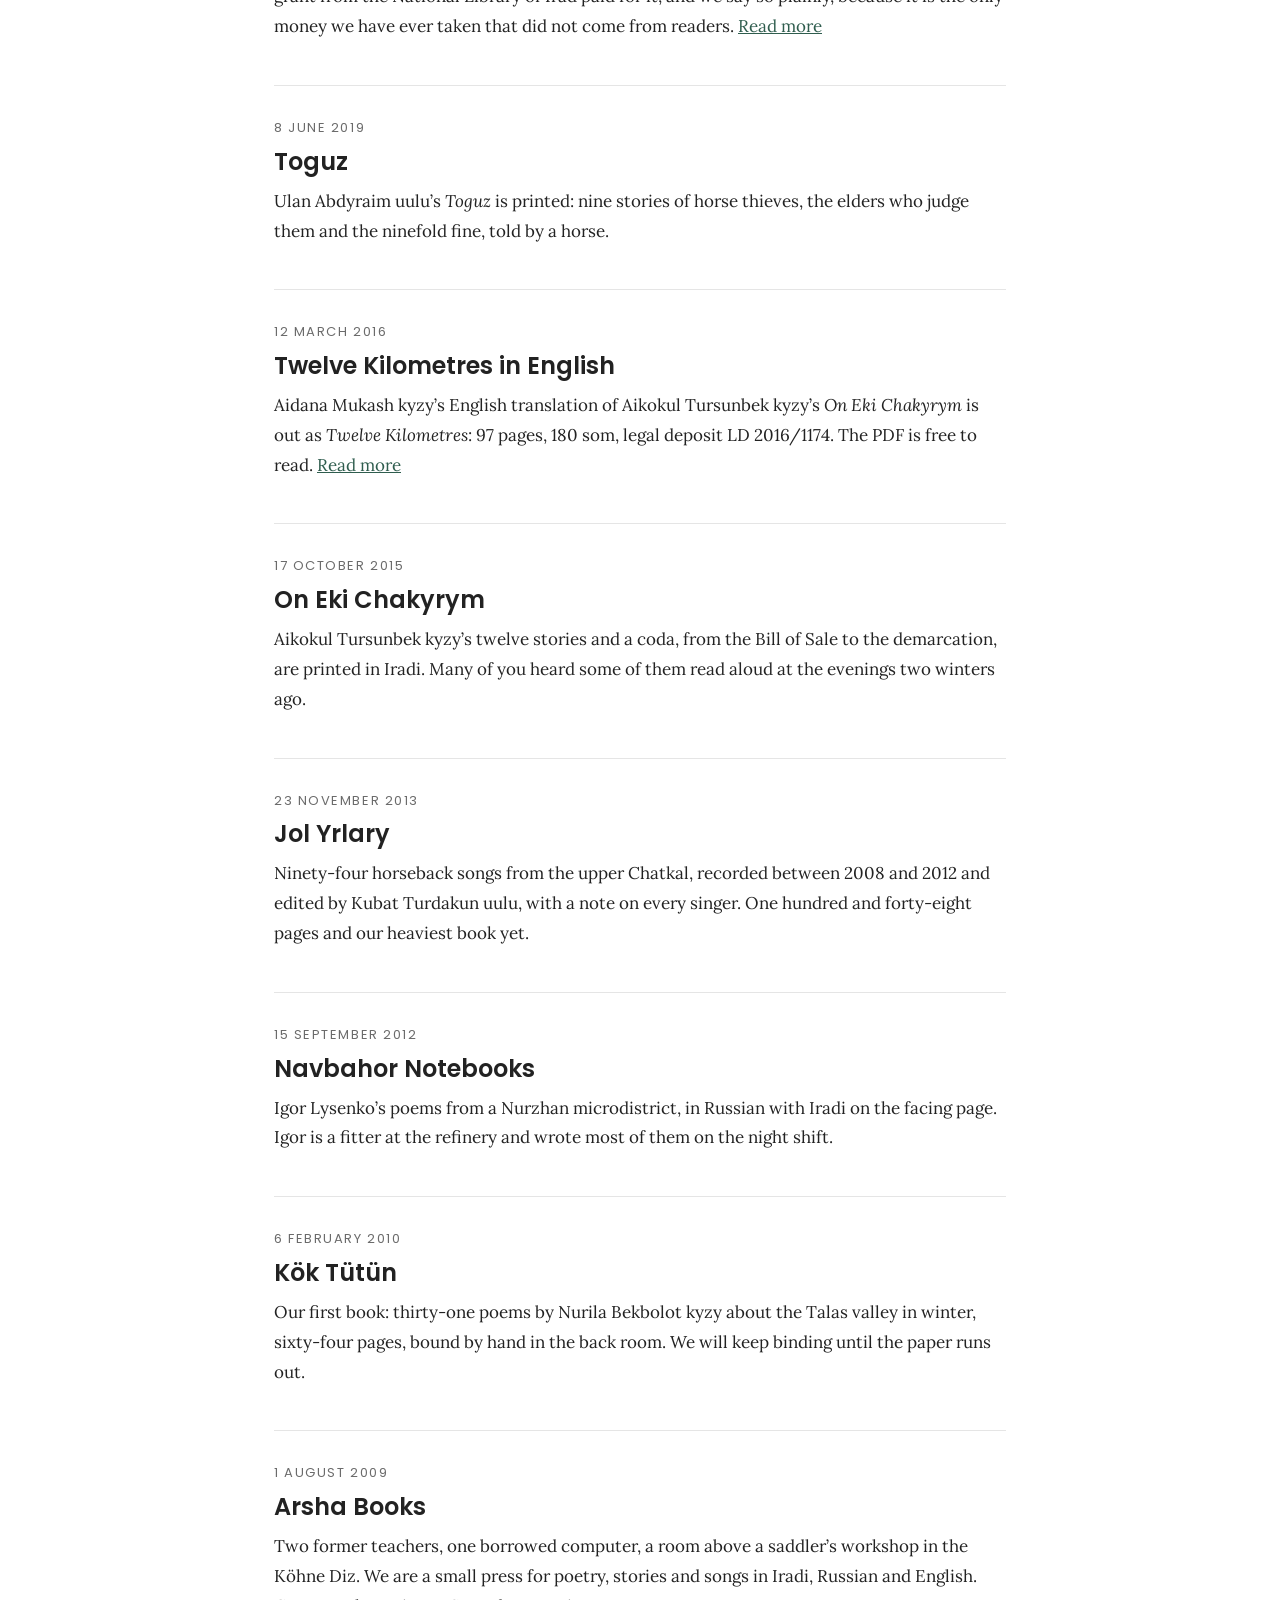
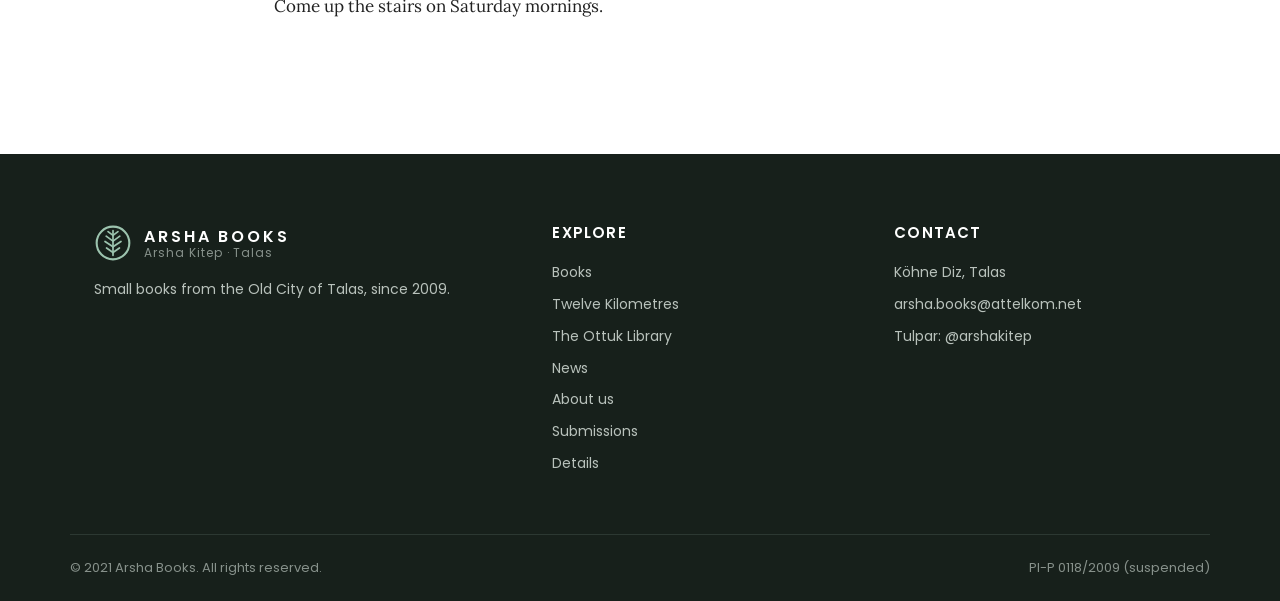
<file: news.html>
<!doctype html>
<html lang="en">
<head>
<meta charset="utf-8">
<meta name="viewport" content="width=device-width, initial-scale=1">
<title>News | Arsha Books</title>
<meta name="description" content="News from Arsha Books, the small independent press in the Old City of Talas: new books, readings, the Ottuk Library translations and our registration.">
<meta name="keywords" content="Ottuk Library, Ottuk Kitepkanasy, Iradi westerns, Irad State Publishing House, The Rider from Kenkol, Ormon Satarov, The Widow's Horse, Saltanat Kalchakeeva, The Salt Road, Arsha Books, National Library of Irad">
<meta name="author" content="Arsha Books">
<meta name="robots" content="index, follow">
<meta name="theme-color" content="#2f5d4e">
<link rel="canonical" href="https://arshakitep.com/news.html">

<!-- Open Graph -->
<meta property="og:type" content="website">
<meta property="og:site_name" content="Arsha Books">
<meta property="og:locale" content="en_GB">
<meta property="og:url" content="https://arshakitep.com/news.html">
<meta property="og:title" content="News | Arsha Books">
<meta property="og:description" content="News from Arsha Books, the small independent press in the Old City of Talas: new books, readings, the Ottuk Library translations and our registration.">
<meta property="og:image" content="https://arshakitep.com/assets/og-home.png">
<meta property="og:image:width" content="1200">
<meta property="og:image:height" content="630">
<meta property="og:image:alt" content="Arsha Books: small books from the Old City of Talas.">

<!-- Twitter -->
<meta name="twitter:card" content="summary_large_image">
<meta name="twitter:title" content="News | Arsha Books">
<meta name="twitter:description" content="News from Arsha Books, the small independent press in the Old City of Talas: new books, readings, the Ottuk Library translations and our registration.">
<meta name="twitter:image" content="https://arshakitep.com/assets/og-home.png">
<meta name="twitter:image:alt" content="The Ottuk Library: two painted western covers beside the series title.">

<link rel="icon" href="favicon.ico" sizes="any">
<link rel="icon" href="assets/logo.svg" type="image/svg+xml">
<link rel="apple-touch-icon" href="assets/apple-touch-icon.png">
<link rel="preconnect" href="https://fonts.googleapis.com">
<link rel="preconnect" href="https://fonts.gstatic.com" crossorigin>
<link href="https://fonts.googleapis.com/css2?family=Lora:ital,wght@0,400;0,600;1,400&family=Poppins:wght@400;500;600&display=swap" rel="stylesheet">
<link rel="stylesheet" href="style.css">
<script>window.goatcounter=new Object();goatcounter.path=p=>location.host+p;</script>
<script data-goatcounter="https://irad.goatcounter.com/count" async src="//gc.zgo.at/count.js"></script>
<!-- Google tag (gtag.js) -->
<script async src="https://www.googletagmanager.com/gtag/js?id=G-K1Z9S7SJLC"></script>
<script>
  window.dataLayer = window.dataLayer || [];
  function gtag(){dataLayer.push(arguments);}
  gtag('js', new Date());

  gtag('config', 'G-K1Z9S7SJLC'); gtag('config', 'G-QTS2XFLJD7');
</script>
</head>
<body>
<!-- the Post lent us the 2024 St. Janyl sheet for the window, minus one stamp (control No. C9H-V4KA on the margin). Give the sheet back after Easter. Dinara -->
<!-- newest first please! (Dinara, again) -->

<div class="topbar">Our registration is suspended. We can’t take orders right now, but you can still read our books. <a href="index.html#notice">Find out more</a></div>

<header class="site-header">
  <div class="container">
    <a class="logo" href="index.html">
      <svg viewBox="-10 -10 20 20" aria-hidden="true"><circle r="8.6" fill="none" stroke="currentColor" stroke-width="1.1"/><g fill="none" stroke="currentColor" stroke-width="0.9" stroke-linecap="round"><path d="M0,6.5 L0,-6.5"/><path d="M0,-4 L-2.6,-6"/><path d="M0,-4 L2.6,-6"/><path d="M0,-1 L-3.6,-3.6"/><path d="M0,-1 L3.6,-3.6"/><path d="M0,2 L-4.2,-0.8"/><path d="M0,2 L4.2,-0.8"/><path d="M0,5 L-3.4,2.6"/><path d="M0,5 L3.4,2.6"/></g></svg>
      <span class="logo-text">Arsha Books<small>Arsha Kitep · Talas</small></span>
    </a>
    <button class="menu-toggle" aria-label="Open menu" aria-expanded="false" aria-controls="nav"><span></span><span></span><span></span></button>
    <nav class="main-nav" id="nav">
      <a href="index.html">Home</a>
      <a href="index.html#books">Books</a>
      <a href="ottuk-library.html">Ottuk Library</a>
      <a href="news.html" class="active">News</a>
      <a href="index.html#about">About</a>
      <a href="index.html#submissions">Submissions</a>
      <a href="index.html#contact">Contact</a>
      <a href="index.html#books" class="pill">Shop</a>
    </nav>
  </div>
</header>
<section class="section">
  <div class="container narrow">
    <div class="section-head" style="text-align:left;margin-left:0">
      <div class="eyebrow" style="color:var(--green)">News</div>
      <h2>From the room above the saddlers</h2>
      <p>New books, readings, and what has happened to us since 2009. Newest first.</p>
    </div>
    <div class="notes">
    <article class="note">
      <time>31 October 2026</time>
      <h3>The Salt Road</h3>
      <p>Ormon Satarov’s first western, <em>The Salt Road</em> (1962), is the fourth book of the Ottuk Library in English: twelve camels, a starving valley and the winter passes, with the censor’s cuts put back. Chapter One is free to read now. The ebook follows as soon as the shop abroad has it listed. <a href="salt-road.html">Read more</a></p>
    </article>
    <article class="note">
      <time>20 October 2026</time>
      <h3>The Rider goes into the archive</h3>
      <p><em>The Rider from Kenkol</em> has been taken into the Talas State University Digital Archive (TSU-DA-2026-0148). A suspended press can’t sell a book, but it can still see it kept. Thank you to the library staff who asked us for it.</p>
    </article>
    <article class="note">
      <time>4 March 2026</time>
      <h3>Still waiting</h3>
      <p>Two years ago this month our registration was suspended. The appeal is still pending. We are still here on Saturday mornings, we are still reading your manuscripts, and the free books are still free. If you wrote to us and heard nothing, write again: the post to the Köhne Diz is slow.</p>
    </article>
    <article class="note">
      <time>16 September 2025</time>
      <h3>The Widow’s Horse in print, abroad</h3>
      <p>Readers outside Irad can now order <em>The Widow’s Horse</em> as a print-on-demand paperback through the shop that sells our ebook. We see none of the money until the suspension ends; it is kept for the translator. <a href="widows-horse.html">Read more</a></p>
    </article>
    <article class="note">
      <time>11 April 2024</time>
      <h3>About our appeal</h3>
      <p>We have lodged our appeal against the suspension with the Department of Public Information. We have been told it will be considered. In the meantime we may not sell or publish books in Irad. Books already deposited with the State Archives stay there, and the ones that are free online stay free, with their authors’ consent.</p>
    </article>
    <article class="note">
      <time>4 March 2024</time>
      <h3>Our registration is suspended</h3>
      <p>This morning we received notice that our registration as a publisher has been suspended for a licensing irregularity. We are not allowed to take orders or print new books until the matter is settled. We do not agree that anything was irregular and we will appeal. Thank you to everyone who came up the stairs today.</p>
    </article>
    <article class="note">
      <time>2 December 2023</time>
      <h3>Baylanyshsyz</h3>
      <p>Forty-two poets, eighty pages: <em>Baylanyshsyz</em> (<em>Without Connection</em>) collects poems written in Talas in October, in the days when the phones went quiet. A few hundred copies, as always. Launch reading on Saturday morning, upstairs, tea provided.</p>
    </article>
    <article class="note">
      <time>21 June 2023</time>
      <h3>The Widow’s Horse</h3>
      <p>Saltanat Kalchakeeva’s <em>The Widow’s Horse</em> (1965), the only Ottuk western written by a woman, is out in English as an ebook. A widow in the Karatau will not give up her husband’s golden stallion, and neither, it turns out, would the censor’s red pencil. <a href="widows-horse.html">Read more</a></p>
    </article>
    <article class="note">
      <time>14 May 2022</time>
      <h3>The Rider from Kenkol</h3>
      <p>Our first Ottuk Library translation is printed: <em>The Rider from Kenkol</em> by Ormon Satarov, translated by Aidana Mukash kyzy, with every passage the censor cut in 1964 put back in brackets. Legal deposit LD 2022/0861. <a href="rider-from-kenkol.html">Read more</a></p>
    </article>
    <article class="note">
      <time>27 November 2021</time>
      <h3>Ak-Boz and the Winter Road</h3>
      <p>Nazgul’s picture book for children is out: a grey foal too small for the move to the winter pasture goes anyway. Pictures by Dilbar Pak, herding songs at the back. Bring the small ones on Saturday.</p>
    </article>
    <article class="note">
      <time>6 February 2021</time>
      <h3>Translating the Ottuk Library</h3>
      <p>Aidana Mukash kyzy has started on the first of the Ottuk westerns. We will publish them in English one by one, with the censor’s cuts put back and marked, so that you can see what the 1960s did not want you to read. <a href="ottuk-library.html">Read more</a></p>
    </article>
    <article class="note">
      <time>19 October 2019</time>
      <h3>Forty-one westerns come home</h3>
      <p>We have bought the whole catalogue of the Ottuk Library, forty-one pocket westerns printed in Iradi between 1962 and 1968, from the liquidators of the old state publisher. A preservation grant from the National Library of Irad paid for it, and we say so plainly, because it is the only money we have ever taken that did not come from readers. <a href="ottuk-library.html">Read more</a></p>
    </article>
    <article class="note">
      <time>8 June 2019</time>
      <h3>Toguz</h3>
      <p>Ulan Abdyraim uulu’s <em>Toguz</em> is printed: nine stories of horse thieves, the elders who judge them and the ninefold fine, told by a horse.</p>
    </article>
    <article class="note">
      <time>12 March 2016</time>
      <h3>Twelve Kilometres in English</h3>
      <p>Aidana Mukash kyzy’s English translation of Aikokul Tursunbek kyzy’s <em>On Eki Chakyrym</em> is out as <em>Twelve Kilometres</em>: 97 pages, 180 som, legal deposit LD 2016/1174. The PDF is free to read. <a href="twelve-kilometres.html">Read more</a></p>
    </article>
    <article class="note">
      <time>17 October 2015</time>
      <h3>On Eki Chakyrym</h3>
      <p>Aikokul Tursunbek kyzy’s twelve stories and a coda, from the Bill of Sale to the demarcation, are printed in Iradi. Many of you heard some of them read aloud at the evenings two winters ago.</p>
    </article>
    <article class="note">
      <time>23 November 2013</time>
      <h3>Jol Yrlary</h3>
      <p>Ninety-four horseback songs from the upper Chatkal, recorded between 2008 and 2012 and edited by Kubat Turdakun uulu, with a note on every singer. One hundred and forty-eight pages and our heaviest book yet.</p>
    </article>
    <article class="note">
      <time>15 September 2012</time>
      <h3>Navbahor Notebooks</h3>
      <p>Igor Lysenko’s poems from a Nurzhan microdistrict, in Russian with Iradi on the facing page. Igor is a fitter at the refinery and wrote most of them on the night shift.</p>
    </article>
    <article class="note">
      <time>6 February 2010</time>
      <h3>Kök Tütün</h3>
      <p>Our first book: thirty-one poems by Nurila Bekbolot kyzy about the Talas valley in winter, sixty-four pages, bound by hand in the back room. We will keep binding until the paper runs out.</p>
    </article>
    <article class="note">
      <time>1 August 2009</time>
      <h3>Arsha Books</h3>
      <p>Two former teachers, one borrowed computer, a room above a saddler’s workshop in the Köhne Diz. We are a small press for poetry, stories and songs in Iradi, Russian and English. Come up the stairs on Saturday mornings.</p>
    </article>
    </div>
  </div>
</section>

<footer class="site-footer">
  <div class="container cols">
    <div>
      <a class="logo" href="index.html">
        <svg viewBox="-10 -10 20 20" aria-hidden="true"><circle r="8.6" fill="none" stroke="currentColor" stroke-width="1.1"/><g fill="none" stroke="currentColor" stroke-width="0.9" stroke-linecap="round"><path d="M0,6.5 L0,-6.5"/><path d="M0,-4 L-2.6,-6"/><path d="M0,-4 L2.6,-6"/><path d="M0,-1 L-3.6,-3.6"/><path d="M0,-1 L3.6,-3.6"/><path d="M0,2 L-4.2,-0.8"/><path d="M0,2 L4.2,-0.8"/><path d="M0,5 L-3.4,2.6"/><path d="M0,5 L3.4,2.6"/></g></svg>
        <span class="logo-text">Arsha Books<small style="color:#87918b">Arsha Kitep · Talas</small></span>
      </a>
      <p>Small books from the Old City of Talas, since 2009.</p>
    </div>
    <div>
      <h4>Explore</h4>
      <ul>
        <li><a href="index.html#books">Books</a></li>
        <li><a href="twelve-kilometres.html">Twelve Kilometres</a></li>
        <li><a href="ottuk-library.html">The Ottuk Library</a></li>
        <li><a href="news.html">News</a></li>
        <li><a href="index.html#about">About us</a></li>
        <li><a href="index.html#submissions">Submissions</a></li>
        <li><a href="details.html">Details</a></li>
      </ul>
    </div>
    <div>
      <h4>Contact</h4>
      <ul>
        <li>Köhne Diz, Talas</li>
        <li>arsha.books@attelkom.net</li>
        <li>Tulpar: @arshakitep</li>
      </ul>
    </div>
  </div>
  <div class="container footer-bottom">
    <span>© 2021 Arsha Books. All rights reserved.</span>
    <span>PI-P 0118/2009 (suspended)</span>
  </div>
</footer>

<script>
  var t = document.querySelector('.menu-toggle'), n = document.getElementById('nav');
  t.addEventListener('click', function () {
    var open = n.classList.toggle('open');
    t.setAttribute('aria-expanded', open);
  });
</script>
</body>
</html>
</file>
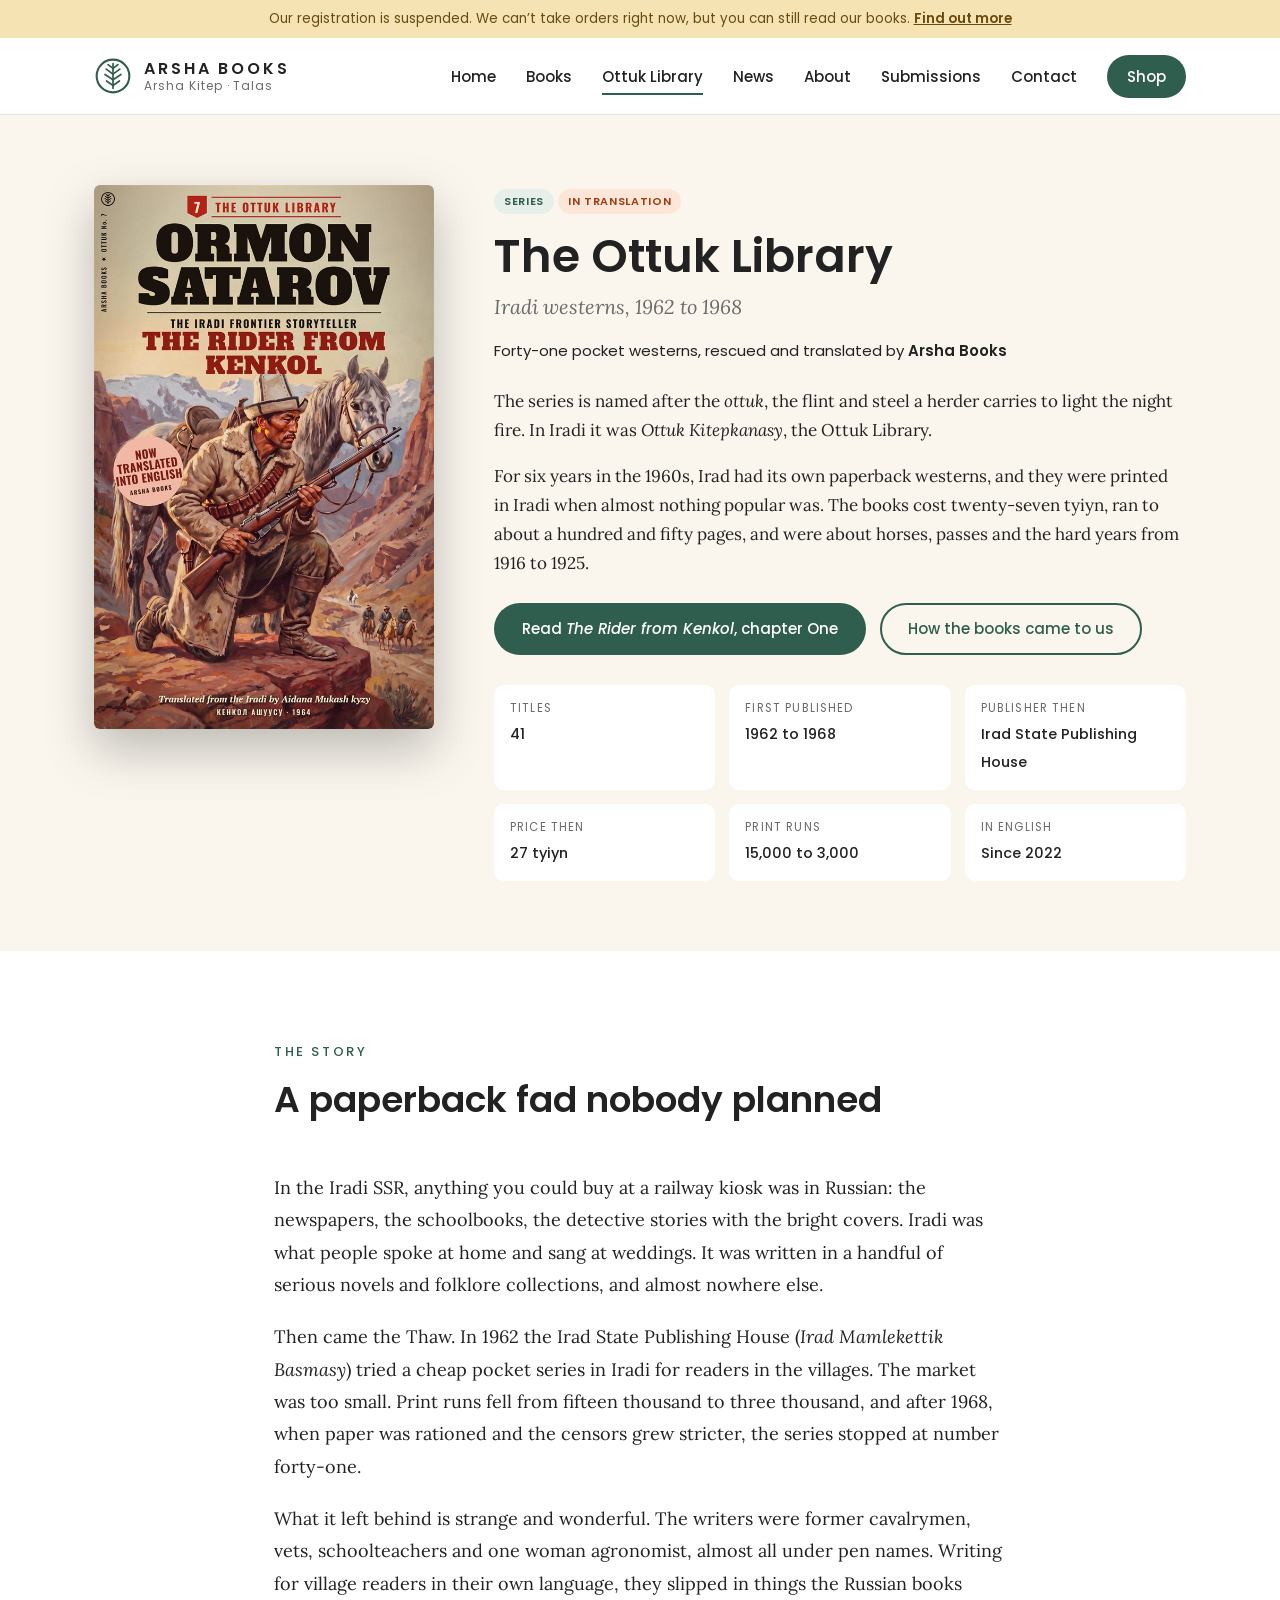
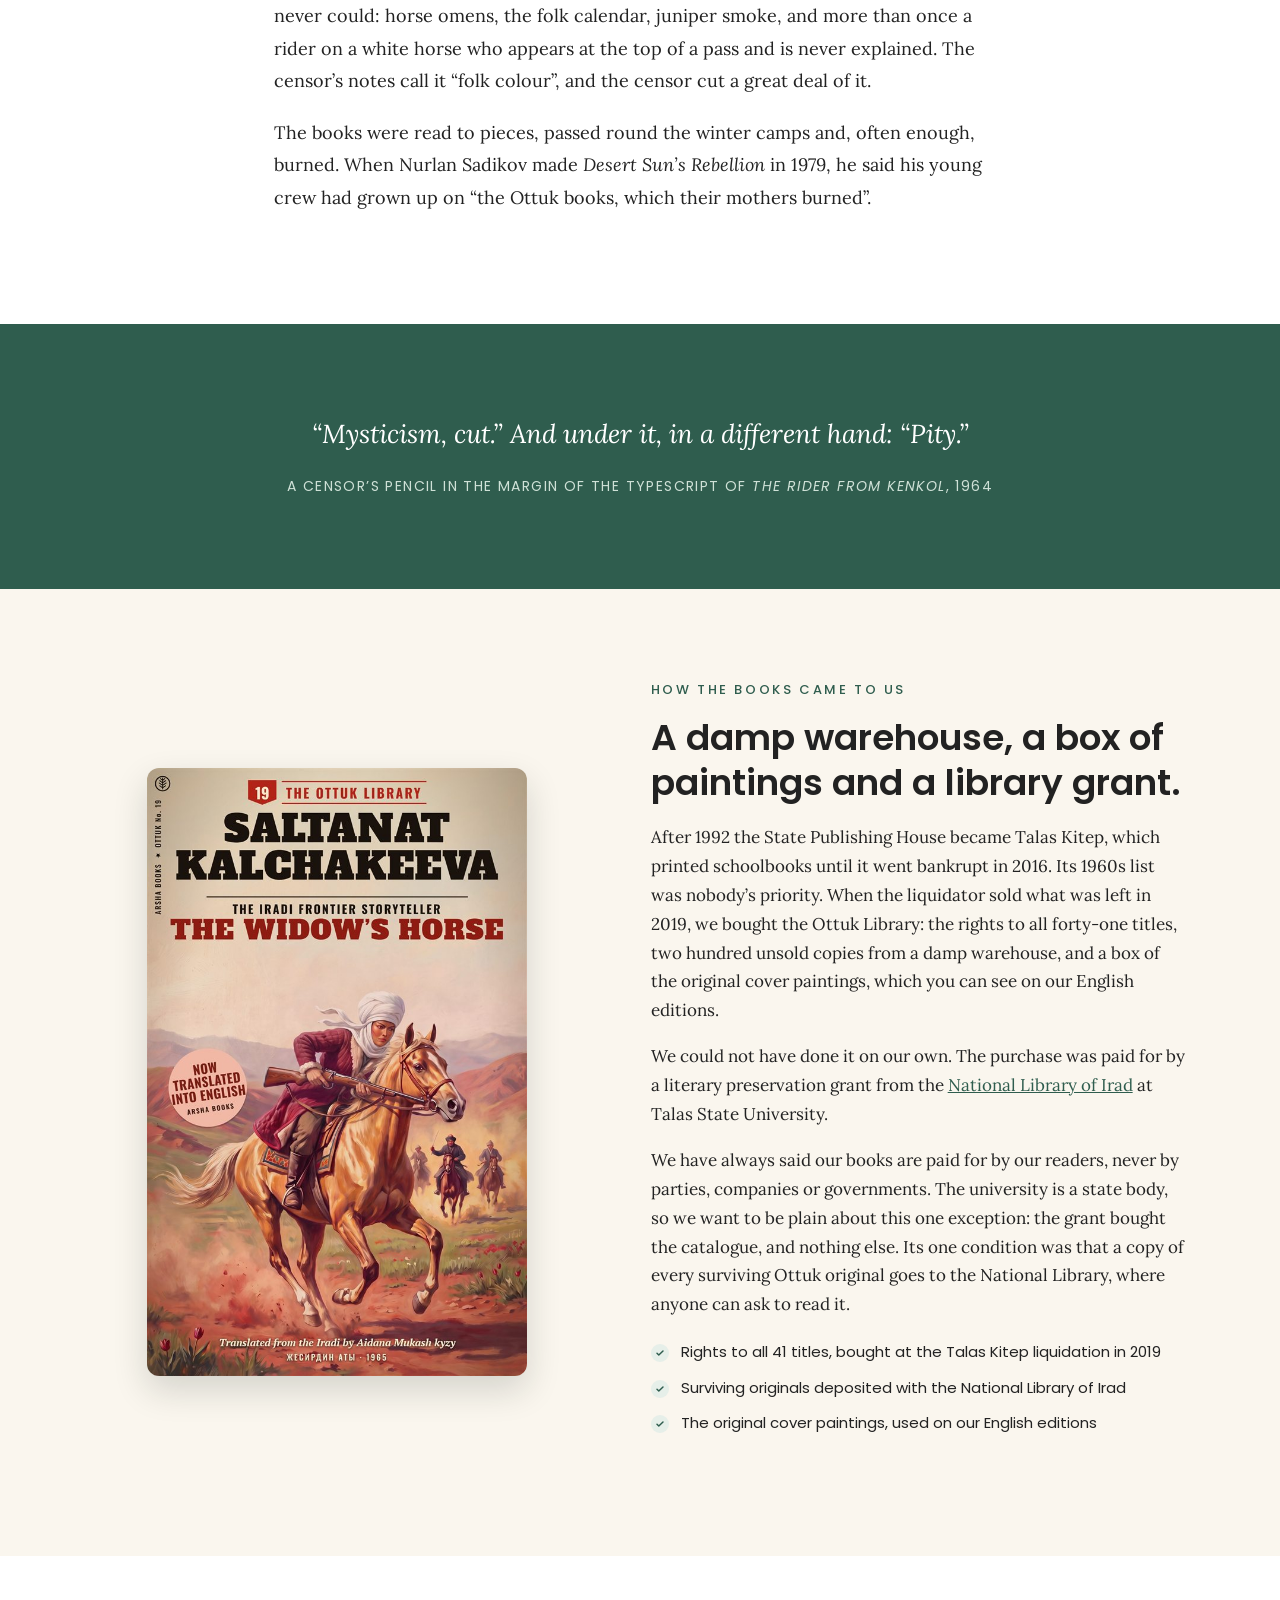
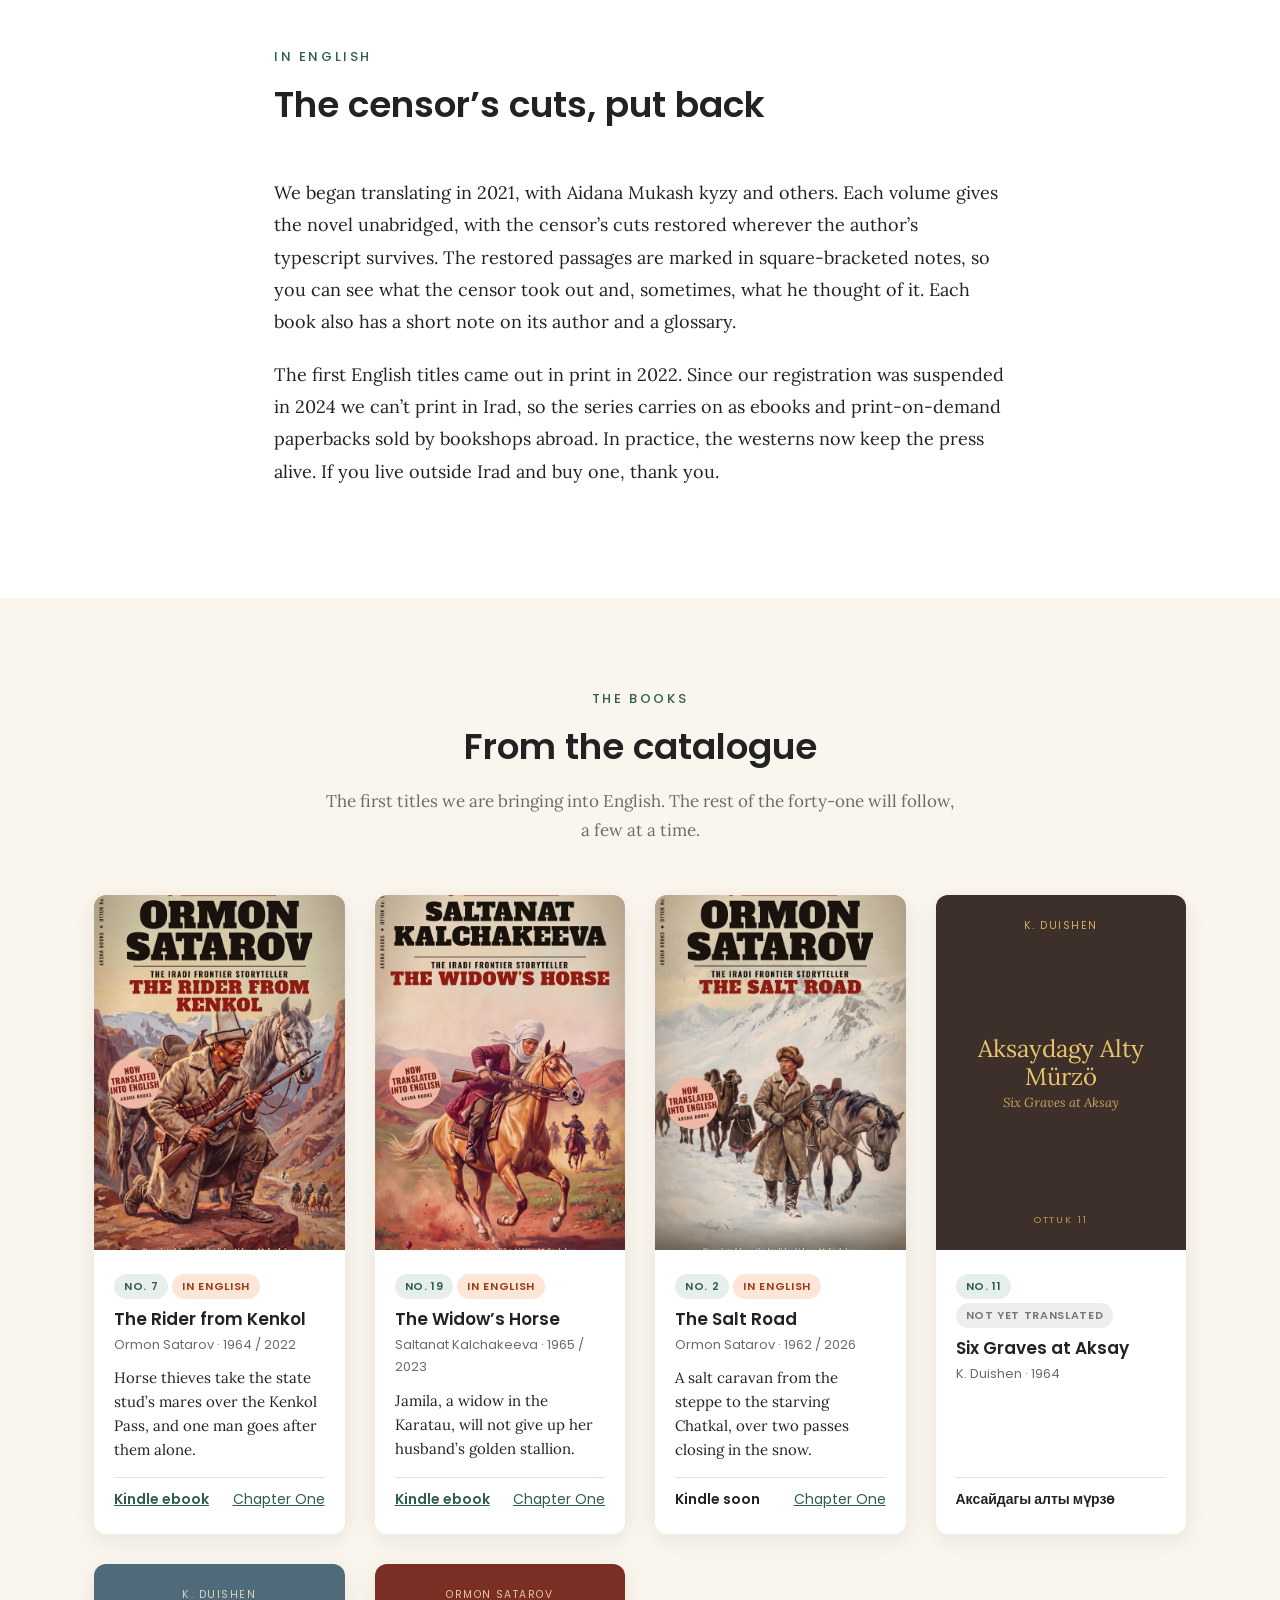
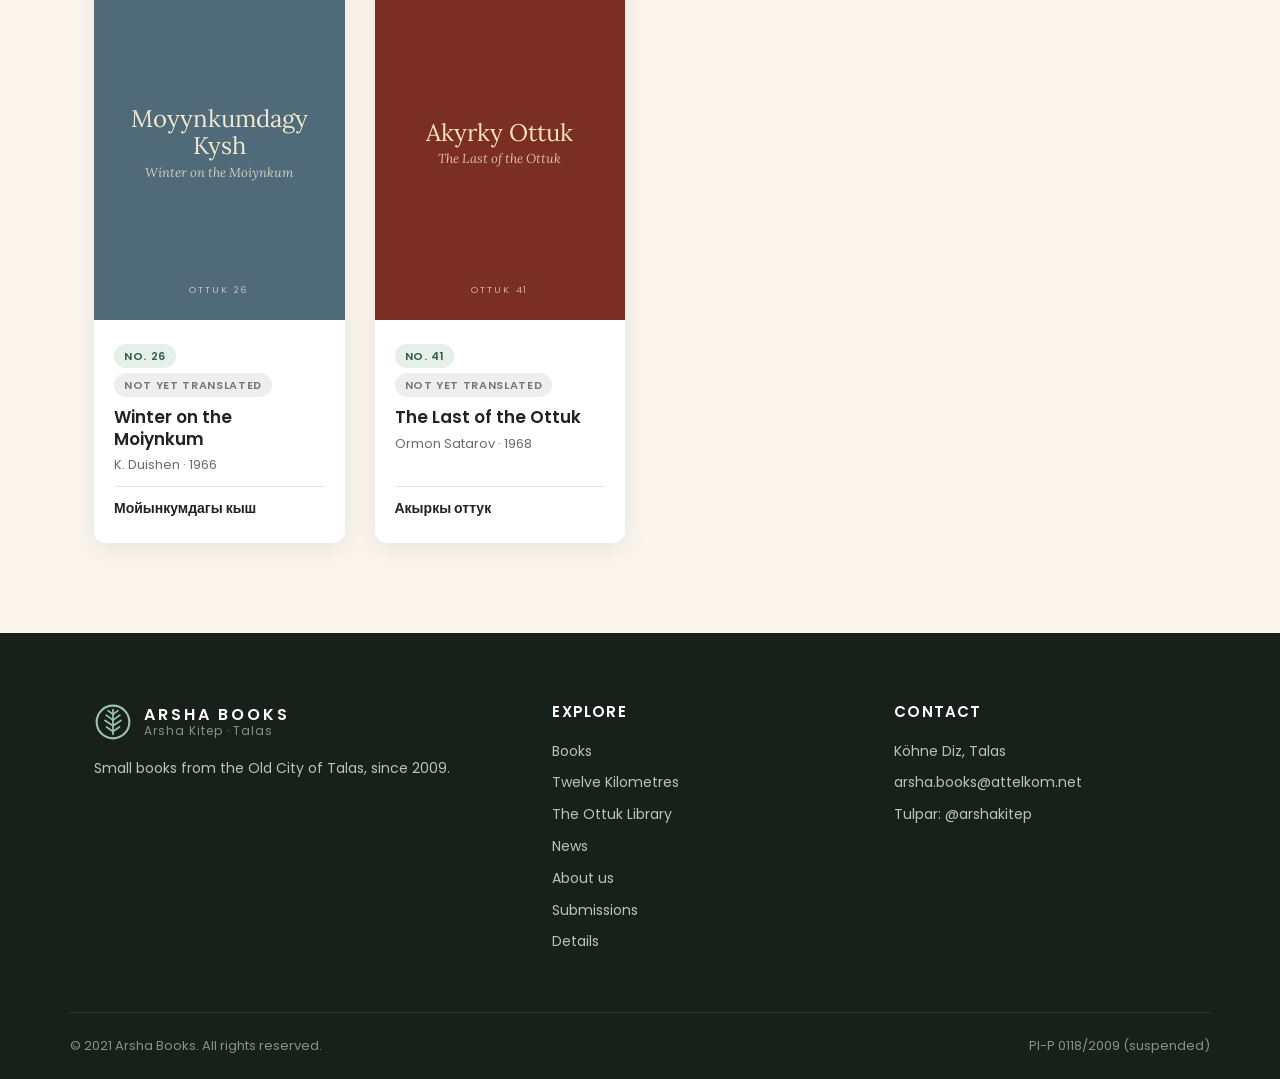
<file: ottuk-library.html>
<!doctype html>
<html lang="en">
<head>
<meta charset="utf-8">
<meta name="viewport" content="width=device-width, initial-scale=1">
<title>The Ottuk Library | Arsha Books</title>
<meta name="description" content="The Ottuk Library: forty-one pocket westerns printed in Iradi between 1962 and 1968, rescued by Arsha Books and translated into English with the censor's cuts restored.">
<meta name="keywords" content="Ottuk Library, Ottuk Kitepkanasy, Iradi westerns, Irad State Publishing House, The Rider from Kenkol, Ormon Satarov, The Widow's Horse, Saltanat Kalchakeeva, The Salt Road, Arsha Books, National Library of Irad">
<meta name="author" content="Arsha Books">
<meta name="robots" content="index, follow">
<meta name="theme-color" content="#2f5d4e">
<link rel="canonical" href="https://arshakitep.com/ottuk-library.html">

<!-- Open Graph -->
<meta property="og:type" content="website">
<meta property="og:site_name" content="Arsha Books">
<meta property="og:locale" content="en_GB">
<meta property="og:url" content="https://arshakitep.com/ottuk-library.html">
<meta property="og:title" content="The Ottuk Library | Iradi westerns, 1962 to 1968">
<meta property="og:description" content="Forty-one pocket westerns printed in Iradi in the 1960s, rescued and translated into English with the censor's cuts restored.">
<meta property="og:image" content="https://arshakitep.com/assets/og-ottuk.png">
<meta property="og:image:width" content="1200">
<meta property="og:image:height" content="630">
<meta property="og:image:alt" content="The Ottuk Library: two painted western covers beside the series title.">

<!-- Twitter -->
<meta name="twitter:card" content="summary_large_image">
<meta name="twitter:title" content="The Ottuk Library | Iradi westerns, 1962 to 1968">
<meta name="twitter:description" content="Forty-one pocket westerns printed in Iradi in the 1960s, rescued and translated by Arsha Books.">
<meta name="twitter:image" content="https://arshakitep.com/assets/og-ottuk.png">
<meta name="twitter:image:alt" content="The Ottuk Library: two painted western covers beside the series title.">

<script type="application/ld+json">
{
  "@context": "https://schema.org",
  "@type": "BookSeries",
  "name": "The Ottuk Library",
  "alternateName": "Ottuk Kitepkanasy",
  "url": "https://arshakitep.com/ottuk-library.html",
  "startDate": "1962",
  "endDate": "1968",
  "inLanguage": "en",
  "description": "Forty-one pocket westerns printed in Iradi by the Irad State Publishing House between 1962 and 1968, translated into English by Arsha Books with the censor's cuts restored.",
  "publisher": {"@type": "Organization", "name": "Arsha Books", "url": "https://arshakitep.com/"},
  "hasPart": [{"@type": "Book", "name": "The Rider from Kenkol", "url": "https://arshakitep.com/rider-from-kenkol.html", "position": 7}, {"@type": "Book", "name": "The Widow’s Horse", "url": "https://arshakitep.com/widows-horse.html", "position": 19}, {"@type": "Book", "name": "The Salt Road", "url": "https://arshakitep.com/salt-road.html", "position": 2}]
}
</script>

<link rel="icon" href="favicon.ico" sizes="any">
<link rel="icon" href="assets/logo.svg" type="image/svg+xml">
<link rel="apple-touch-icon" href="assets/apple-touch-icon.png">
<link rel="preconnect" href="https://fonts.googleapis.com">
<link rel="preconnect" href="https://fonts.gstatic.com" crossorigin>
<link href="https://fonts.googleapis.com/css2?family=Lora:ital,wght@0,400;0,600;1,400&family=Poppins:wght@400;500;600&display=swap" rel="stylesheet">
<link rel="stylesheet" href="style.css">
<script>window.goatcounter=new Object();goatcounter.path=p=>location.host+p;</script>
<script data-goatcounter="https://irad.goatcounter.com/count" async src="//gc.zgo.at/count.js"></script>
<!-- Google tag (gtag.js) -->
<script async src="https://www.googletagmanager.com/gtag/js?id=G-K1Z9S7SJLC"></script>
<script>
  window.dataLayer = window.dataLayer || [];
  function gtag(){dataLayer.push(arguments);}
  gtag('js', new Date());

  gtag('config', 'G-K1Z9S7SJLC'); gtag('config', 'G-QTS2XFLJD7');
</script>
</head>
<body>
<!-- TODO photo of the reading corner above the saddlers - the old one shows the shelf before the flood -->

<div class="topbar">Our registration is suspended. We can’t take orders right now, but you can still read our books. <a href="index.html#notice">Find out more</a></div>

<header class="site-header">
  <div class="container">
    <a class="logo" href="index.html">
      <svg viewBox="-10 -10 20 20" aria-hidden="true"><circle r="8.6" fill="none" stroke="currentColor" stroke-width="1.1"/><g fill="none" stroke="currentColor" stroke-width="0.9" stroke-linecap="round"><path d="M0,6.5 L0,-6.5"/><path d="M0,-4 L-2.6,-6"/><path d="M0,-4 L2.6,-6"/><path d="M0,-1 L-3.6,-3.6"/><path d="M0,-1 L3.6,-3.6"/><path d="M0,2 L-4.2,-0.8"/><path d="M0,2 L4.2,-0.8"/><path d="M0,5 L-3.4,2.6"/><path d="M0,5 L3.4,2.6"/></g></svg>
      <span class="logo-text">Arsha Books<small>Arsha Kitep · Talas</small></span>
    </a>
    <button class="menu-toggle" aria-label="Open menu" aria-expanded="false" aria-controls="nav"><span></span><span></span><span></span></button>
    <nav class="main-nav" id="nav">
      <a href="index.html">Home</a>
      <a href="index.html#books">Books</a>
      <a href="ottuk-library.html" class="active">Ottuk Library</a>
      <a href="news.html">News</a>
      <a href="index.html#about">About</a>
      <a href="index.html#submissions">Submissions</a>
      <a href="index.html#contact">Contact</a>
      <a href="index.html#books" class="pill">Shop</a>
    </nav>
  </div>
</header>

<section class="book-hero series-hero">
  <div class="container">
    <img src="assets/cover-rider-from-kenkol.jpg" alt="The painted cover of The Rider from Kenkol, Ottuk Library No. 7: a rider in a fur hat kneels with a rifle beside a grey mare, with horsemen on the trail below.">
    <div>
      <span class="badge">Series</span> <span class="badge new">In translation</span>
      <h1 style="margin-top:14px">The Ottuk Library</h1>
      <p class="iradi">Iradi westerns, 1962 to 1968</p>
      <p class="by">Forty-one pocket westerns, rescued and translated by <strong>Arsha Books</strong></p>
      <p>The series is named after the <em>ottuk</em>, the flint and steel a herder carries to light the night fire. In Iradi it was <em>Ottuk Kitepkanasy</em>, the Ottuk Library.</p>
      <p>For six years in the 1960s, Irad had its own paperback westerns, and they were printed in Iradi when almost nothing popular was. The books cost twenty-seven tyiyn, ran to about a hundred and fifty pages, and were about horses, passes and the hard years from 1916 to 1925.</p>
      <div class="btn-group" style="margin-top:26px">
        <a class="btn btn-primary" href="rider-from-kenkol.html#chapter-one">Read <em>The Rider from Kenkol</em>, chapter One</a>
        <a class="btn btn-outline" href="#rescue">How the books came to us</a>
      </div>
      <div class="specs">
        <div class="spec"><span>Titles</span><strong>41</strong></div>
        <div class="spec"><span>First published</span><strong>1962 to 1968</strong></div>
        <div class="spec"><span>Publisher then</span><strong>Irad State Publishing House</strong></div>
        <div class="spec"><span>Price then</span><strong>27 tyiyn</strong></div>
        <div class="spec"><span>Print runs</span><strong>15,000 to 3,000</strong></div>
        <div class="spec"><span>In English</span><strong>Since 2022</strong></div>
      </div>
    </div>
  </div>
</section>

<section class="section">
  <div class="container narrow">
    <div class="section-head" style="text-align:left;margin-left:0">
      <div class="eyebrow" style="color:var(--green)">The story</div>
      <h2>A paperback fad nobody planned</h2>
    </div>
    <div class="prose">
      <p>In the Iradi SSR, anything you could buy at a railway kiosk was in Russian: the newspapers, the schoolbooks, the detective stories with the bright covers. Iradi was what people spoke at home and sang at weddings. It was written in a handful of serious novels and folklore collections, and almost nowhere else.</p>
      <p>Then came the Thaw. In 1962 the Irad State Publishing House (<em>Irad Mamlekettik Basmasy</em>) tried a cheap pocket series in Iradi for readers in the villages. The market was too small. Print runs fell from fifteen thousand to three thousand, and after 1968, when paper was rationed and the censors grew stricter, the series stopped at number forty-one.</p>
      <p>What it left behind is strange and wonderful. The writers were former cavalrymen, vets, schoolteachers and one woman agronomist, almost all under pen names. Writing for village readers in their own language, they slipped in things the Russian books never could: horse omens, the folk calendar, juniper smoke, and more than once a rider on a white horse who appears at the top of a pass and is never explained. The censor’s notes call it “folk colour”, and the censor cut a great deal of it.</p>
      <p>The books were read to pieces, passed round the winter camps and, often enough, burned. When Nurlan Sadikov made <em>Desert Sun’s Rebellion</em> in 1979, he said his young crew had grown up on “the Ottuk books, which their mothers burned”.</p>
    </div>
  </div>
</section>

<section class="section quote">
  <div class="container">
    <blockquote>“Mysticism, cut.” And under it, in a different hand: “Pity.”</blockquote>
    <cite>A censor’s pencil in the margin of the typescript of <em>The Rider from Kenkol</em>, 1964</cite>
  </div>
</section>

<section class="section alt" id="rescue">
  <div class="container split">
    <img src="assets/cover-widows-horse.jpg" alt="The painted cover of The Widow’s Horse, Ottuk Library No. 19: a woman in a white headdress gallops a golden stallion across red foothills, with riders behind her.">
    <div>
      <div class="eyebrow" style="color:var(--green)">How the books came to us</div>
      <h2>A damp warehouse, a box of paintings and a library grant.</h2>
      <p>After 1992 the State Publishing House became Talas Kitep, which printed schoolbooks until it went bankrupt in 2016. Its 1960s list was nobody’s priority. When the liquidator sold what was left in 2019, we bought the Ottuk Library: the rights to all forty-one titles, two hundred unsold copies from a damp warehouse, and a box of the original cover paintings, which you can see on our English editions.</p>
      <p>We could not have done it on our own. The purchase was paid for by a literary preservation grant from the <a href="https://talasuniversity.org/library/archive/">National Library of Irad</a> at Talas State University.</p>
      <p>We have always said our books are paid for by our readers, never by parties, companies or governments. The university is a state body, so we want to be plain about this one exception: the grant bought the catalogue, and nothing else. Its one condition was that a copy of every surviving Ottuk original goes to the National Library, where anyone can ask to read it.</p>
      <ul class="check">
        <li>Rights to all 41 titles, bought at the Talas Kitep liquidation in 2019</li>
        <li>Surviving originals deposited with the National Library of Irad</li>
        <li>The original cover paintings, used on our English editions</li>
      </ul>
    </div>
  </div>
</section>

<section class="section">
  <div class="container narrow">
    <div class="section-head" style="text-align:left;margin-left:0">
      <div class="eyebrow" style="color:var(--green)">In English</div>
      <h2>The censor’s cuts, put back</h2>
    </div>
    <div class="prose">
      <p>We began translating in 2021, with Aidana Mukash kyzy and others. Each volume gives the novel unabridged, with the censor’s cuts restored wherever the author’s typescript survives. The restored passages are marked in square-bracketed notes, so you can see what the censor took out and, sometimes, what he thought of it. Each book also has a short note on its author and a glossary.</p>
      <p>The first English titles came out in print in 2022. Since our registration was suspended in 2024 we can’t print in Irad, so the series carries on as ebooks and print-on-demand paperbacks sold by bookshops abroad. In practice, the westerns now keep the press alive. If you live outside Irad and buy one, thank you.</p>
    </div>
  </div>
</section>

<section class="section alt" id="titles">
  <div class="container">
    <div class="section-head">
      <div class="eyebrow" style="color:var(--green)">The books</div>
      <h2>From the catalogue</h2>
      <p>The first titles we are bringing into English. The rest of the forty-one will follow, a few at a time.</p>
    </div>
    <div class="grid">

      <article class="card">
        <a class="cover-link" href="rider-from-kenkol.html"><div class="card-cover img"><img src="assets/cover-rider-from-kenkol.jpg" alt="Cover of The Rider from Kenkol"></div></a>
        <div class="card-body">
          <span><span class="badge">No. 7</span> <span class="badge new">In English</span></span>
          <h3 style="margin-top:10px"><a href="rider-from-kenkol.html">The Rider from Kenkol</a></h3>
          <div class="meta">Ormon Satarov · 1964 / 2022</div>
          <p>Horse thieves take the state stud’s mares over the Kenkol Pass, and one man goes after them alone.</p>
          <div class="card-foot"><span class="price"><a href="https://www.amazon.com/dp/B0HP1S7Q3V" rel="noopener" target="_blank">Kindle ebook</a></span><a href="rider-from-kenkol.html#chapter-one">Chapter One</a></div>
        </div>
      </article>

      <article class="card">
        <a class="cover-link" href="widows-horse.html"><div class="card-cover img"><img src="assets/cover-widows-horse.jpg" alt="Cover of The Widow’s Horse"></div></a>
        <div class="card-body">
          <span><span class="badge">No. 19</span> <span class="badge new">In English</span></span>
          <h3 style="margin-top:10px"><a href="widows-horse.html">The Widow’s Horse</a></h3>
          <div class="meta">Saltanat Kalchakeeva · 1965 / 2023</div>
          <p>Jamila, a widow in the Karatau, will not give up her husband’s golden stallion.</p>
          <div class="card-foot"><span class="price"><a href="https://www.amazon.com/dp/B0HP45HXZQ" rel="noopener" target="_blank">Kindle ebook</a></span><a href="widows-horse.html#chapter-one">Chapter One</a></div>
        </div>
      </article>

      <article class="card">
        <a class="cover-link" href="salt-road.html"><div class="card-cover img"><img src="assets/cover-salt-road.jpg" alt="Cover of The Salt Road"></div></a>
        <div class="card-body">
          <span><span class="badge">No. 2</span> <span class="badge new">In English</span></span>
          <h3 style="margin-top:10px"><a href="salt-road.html">The Salt Road</a></h3>
          <div class="meta">Ormon Satarov · 1962 / 2026</div>
          <p>A salt caravan from the steppe to the starving Chatkal, over two passes closing in the snow.</p>
          <div class="card-foot"><span class="price">Kindle soon</span><a href="salt-road.html#chapter-one">Chapter One</a></div>
        </div>
      </article>

      <article class="card">
        <div class="card-cover" style="--c:#3d2f2a;--t:#e9c46a"><span class="a">K. Duishen</span><span class="t">Aksaydagy Alty Mürzö<span class="i">Six Graves at Aksay</span></span><span class="p">Ottuk 11</span></div>
        <div class="card-body">
          <span><span class="badge">No. 11</span> <span class="badge grey">Not yet translated</span></span>
          <h3 style="margin-top:10px">Six Graves at Aksay</h3>
          <div class="meta">K. Duishen · 1964</div>
          <div class="card-foot"><span class="price">Аксайдагы алты мүрзө</span></div>
        </div>
      </article>

      <article class="card">
        <div class="card-cover" style="--c:#4f6a78;--t:#f1e6cf"><span class="a">K. Duishen</span><span class="t">Moyynkumdagy Kysh<span class="i">Winter on the Moiynkum</span></span><span class="p">Ottuk 26</span></div>
        <div class="card-body">
          <span><span class="badge">No. 26</span> <span class="badge grey">Not yet translated</span></span>
          <h3 style="margin-top:10px">Winter on the Moiynkum</h3>
          <div class="meta">K. Duishen · 1966</div>
          <div class="card-foot"><span class="price">Мойынкумдагы кыш</span></div>
        </div>
      </article>

      <article class="card">
        <div class="card-cover" style="--c:#7a2e24;--t:#f6e3b4"><span class="a">Ormon Satarov</span><span class="t">Akyrky Ottuk<span class="i">The Last of the Ottuk</span></span><span class="p">Ottuk 41</span></div>
        <div class="card-body">
          <span><span class="badge">No. 41</span> <span class="badge grey">Not yet translated</span></span>
          <h3 style="margin-top:10px">The Last of the Ottuk</h3>
          <div class="meta">Ormon Satarov · 1968</div>
          <div class="card-foot"><span class="price">Акыркы оттук</span></div>
        </div>
      </article>

    </div>
  </div>
</section>

<footer class="site-footer">
  <div class="container cols">
    <div>
      <a class="logo" href="index.html">
        <svg viewBox="-10 -10 20 20" aria-hidden="true"><circle r="8.6" fill="none" stroke="currentColor" stroke-width="1.1"/><g fill="none" stroke="currentColor" stroke-width="0.9" stroke-linecap="round"><path d="M0,6.5 L0,-6.5"/><path d="M0,-4 L-2.6,-6"/><path d="M0,-4 L2.6,-6"/><path d="M0,-1 L-3.6,-3.6"/><path d="M0,-1 L3.6,-3.6"/><path d="M0,2 L-4.2,-0.8"/><path d="M0,2 L4.2,-0.8"/><path d="M0,5 L-3.4,2.6"/><path d="M0,5 L3.4,2.6"/></g></svg>
        <span class="logo-text">Arsha Books<small style="color:#87918b">Arsha Kitep · Talas</small></span>
      </a>
      <p>Small books from the Old City of Talas, since 2009.</p>
    </div>
    <div>
      <h4>Explore</h4>
      <ul>
        <li><a href="index.html#books">Books</a></li>
        <li><a href="twelve-kilometres.html">Twelve Kilometres</a></li>
        <li><a href="ottuk-library.html">The Ottuk Library</a></li>
        <li><a href="news.html">News</a></li>
        <li><a href="index.html#about">About us</a></li>
        <li><a href="index.html#submissions">Submissions</a></li>
        <li><a href="details.html">Details</a></li>
      </ul>
    </div>
    <div>
      <h4>Contact</h4>
      <ul>
        <li>Köhne Diz, Talas</li>
        <li>arsha.books@attelkom.net</li>
        <li>Tulpar: @arshakitep</li>
      </ul>
    </div>
  </div>
  <div class="container footer-bottom">
    <span>© 2021 Arsha Books. All rights reserved.</span>
    <span>PI-P 0118/2009 (suspended)</span>
  </div>
</footer>

<script>
  var t = document.querySelector('.menu-toggle'), n = document.getElementById('nav');
  t.addEventListener('click', function () {
    var open = n.classList.toggle('open');
    t.setAttribute('aria-expanded', open);
  });
</script>
</body>
</html>
</file>
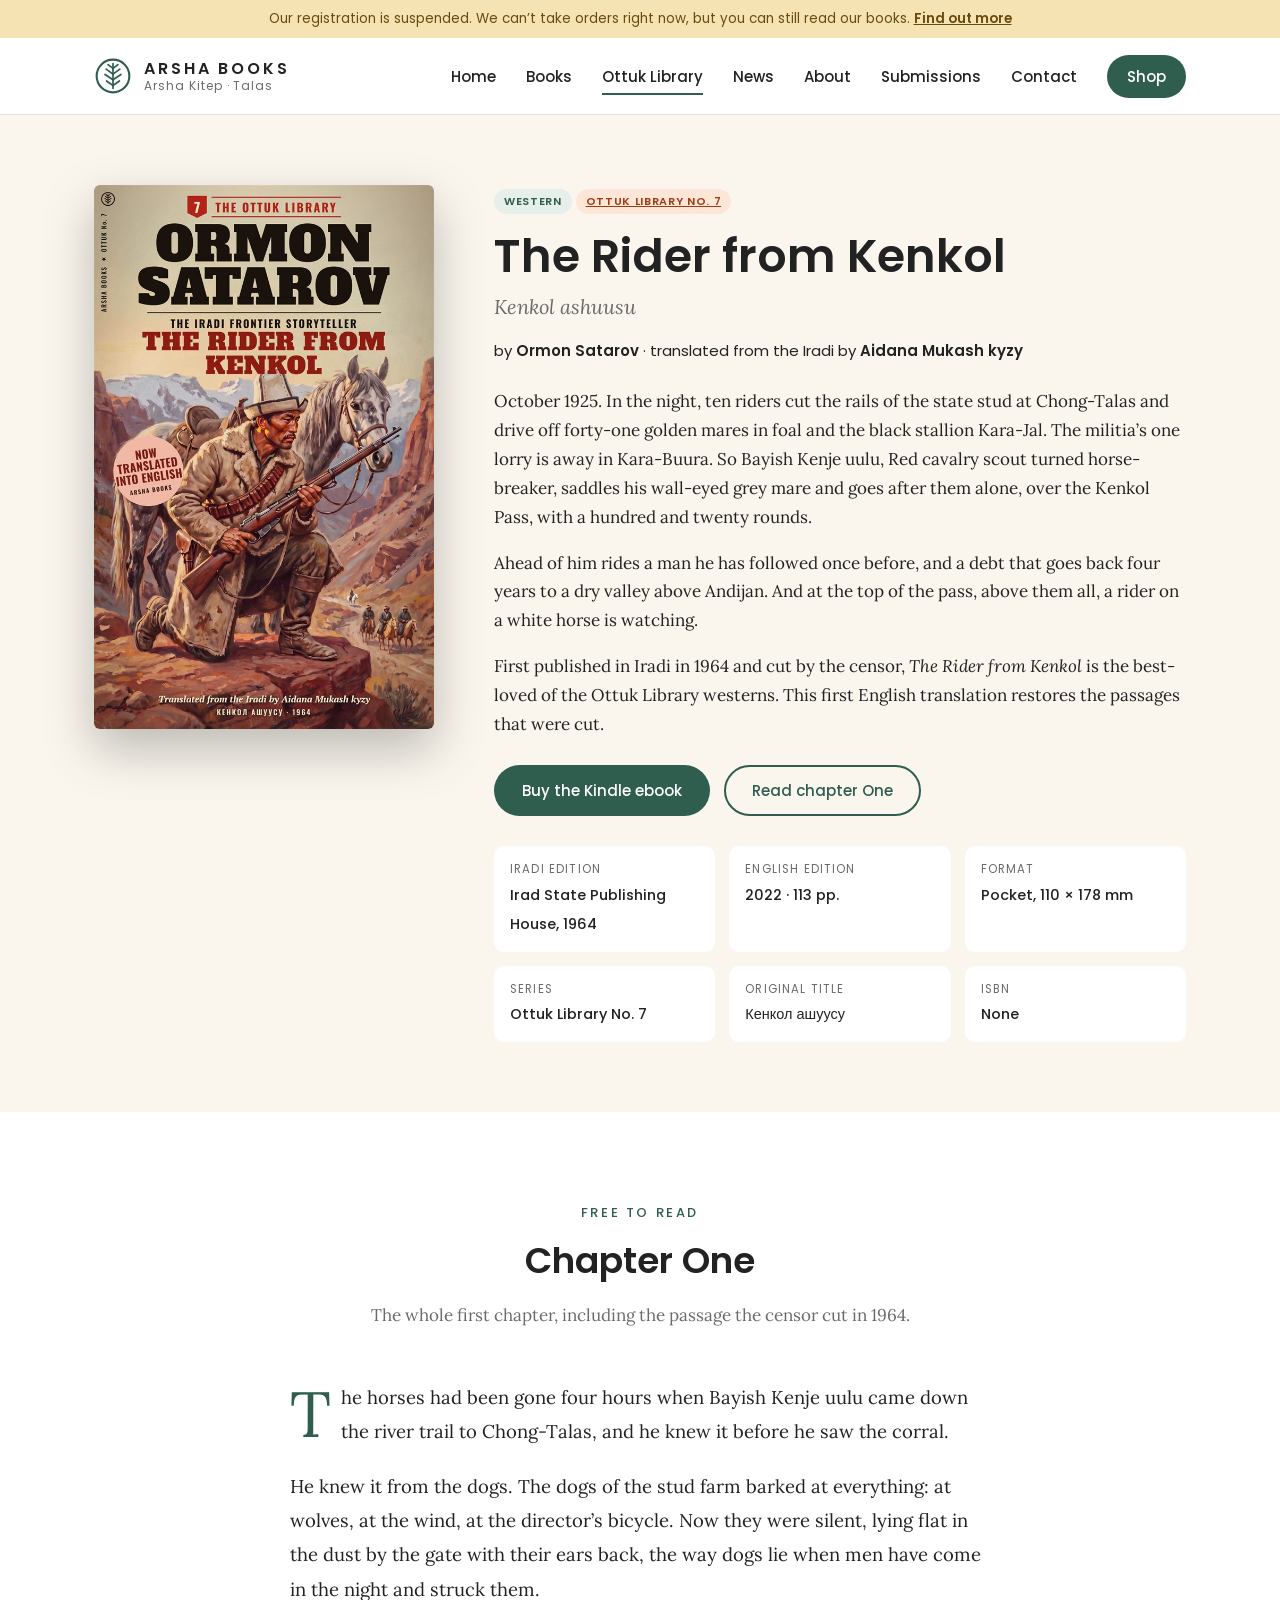
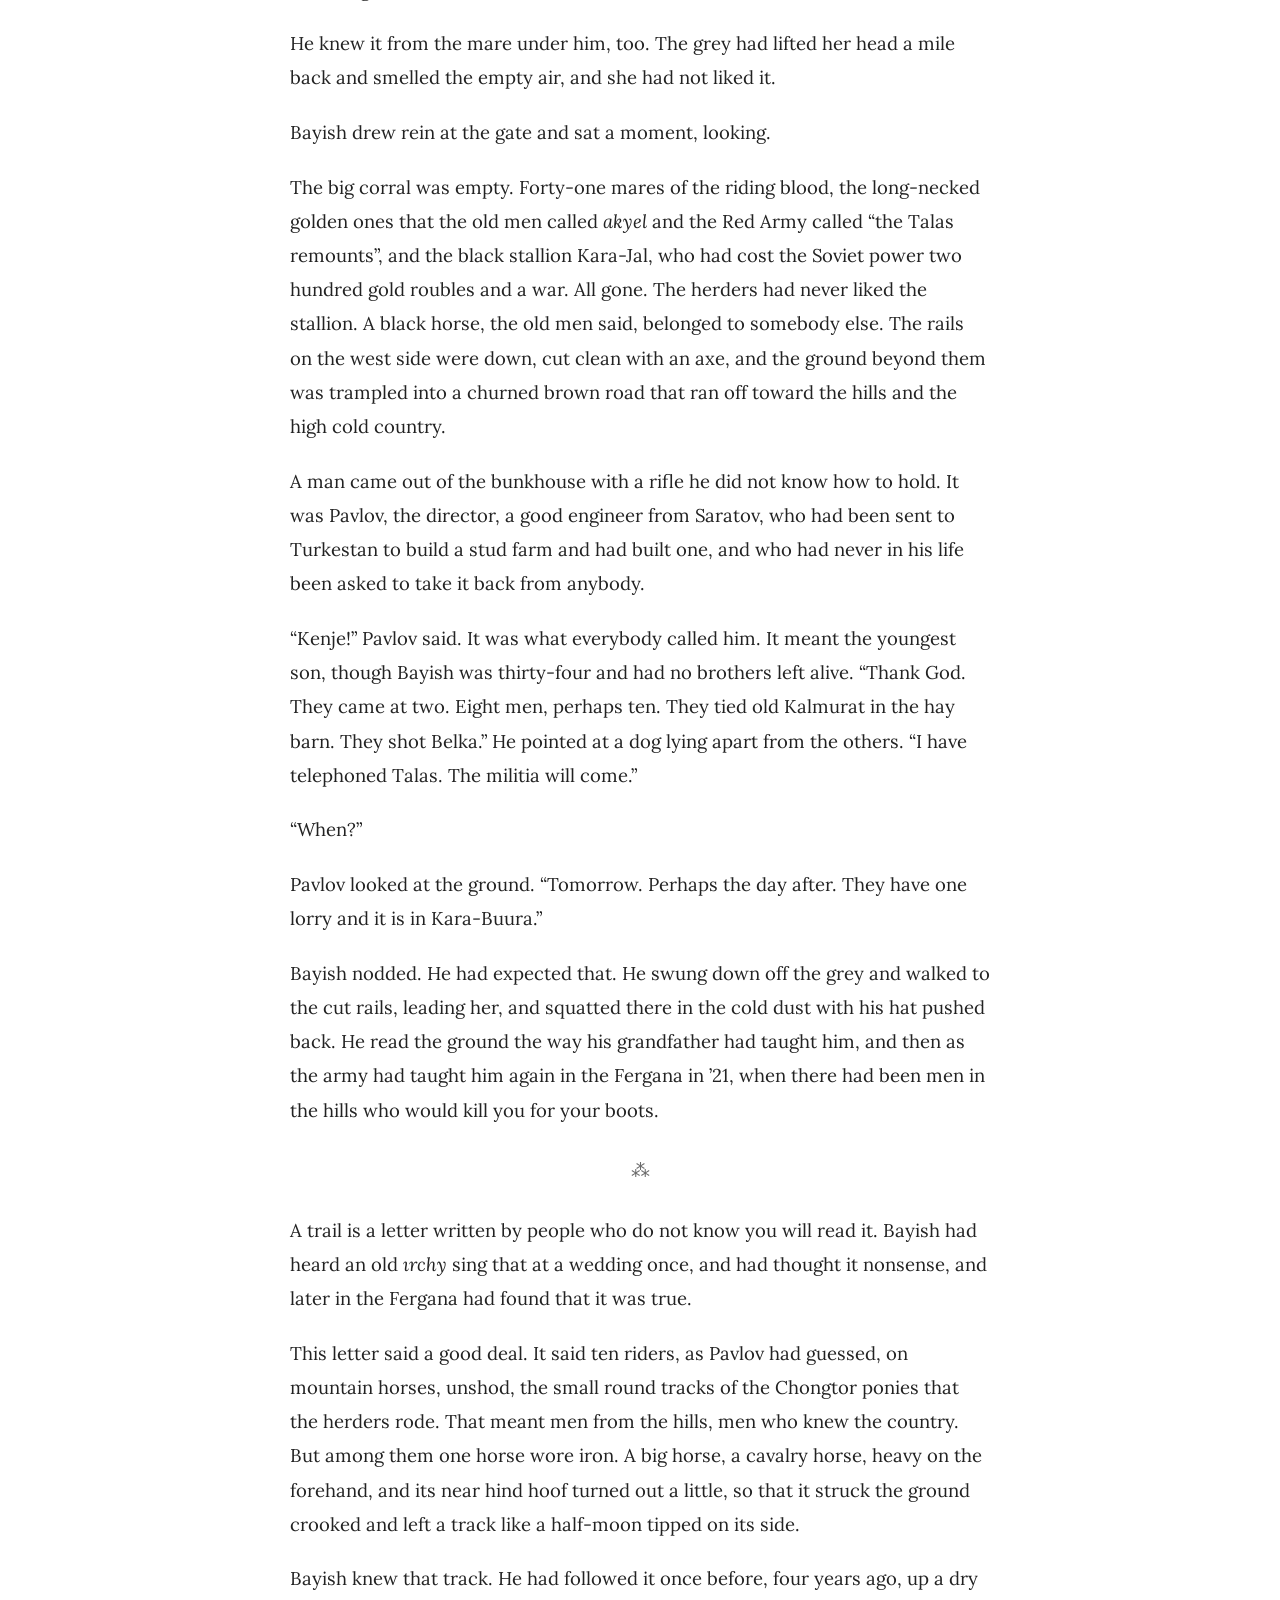
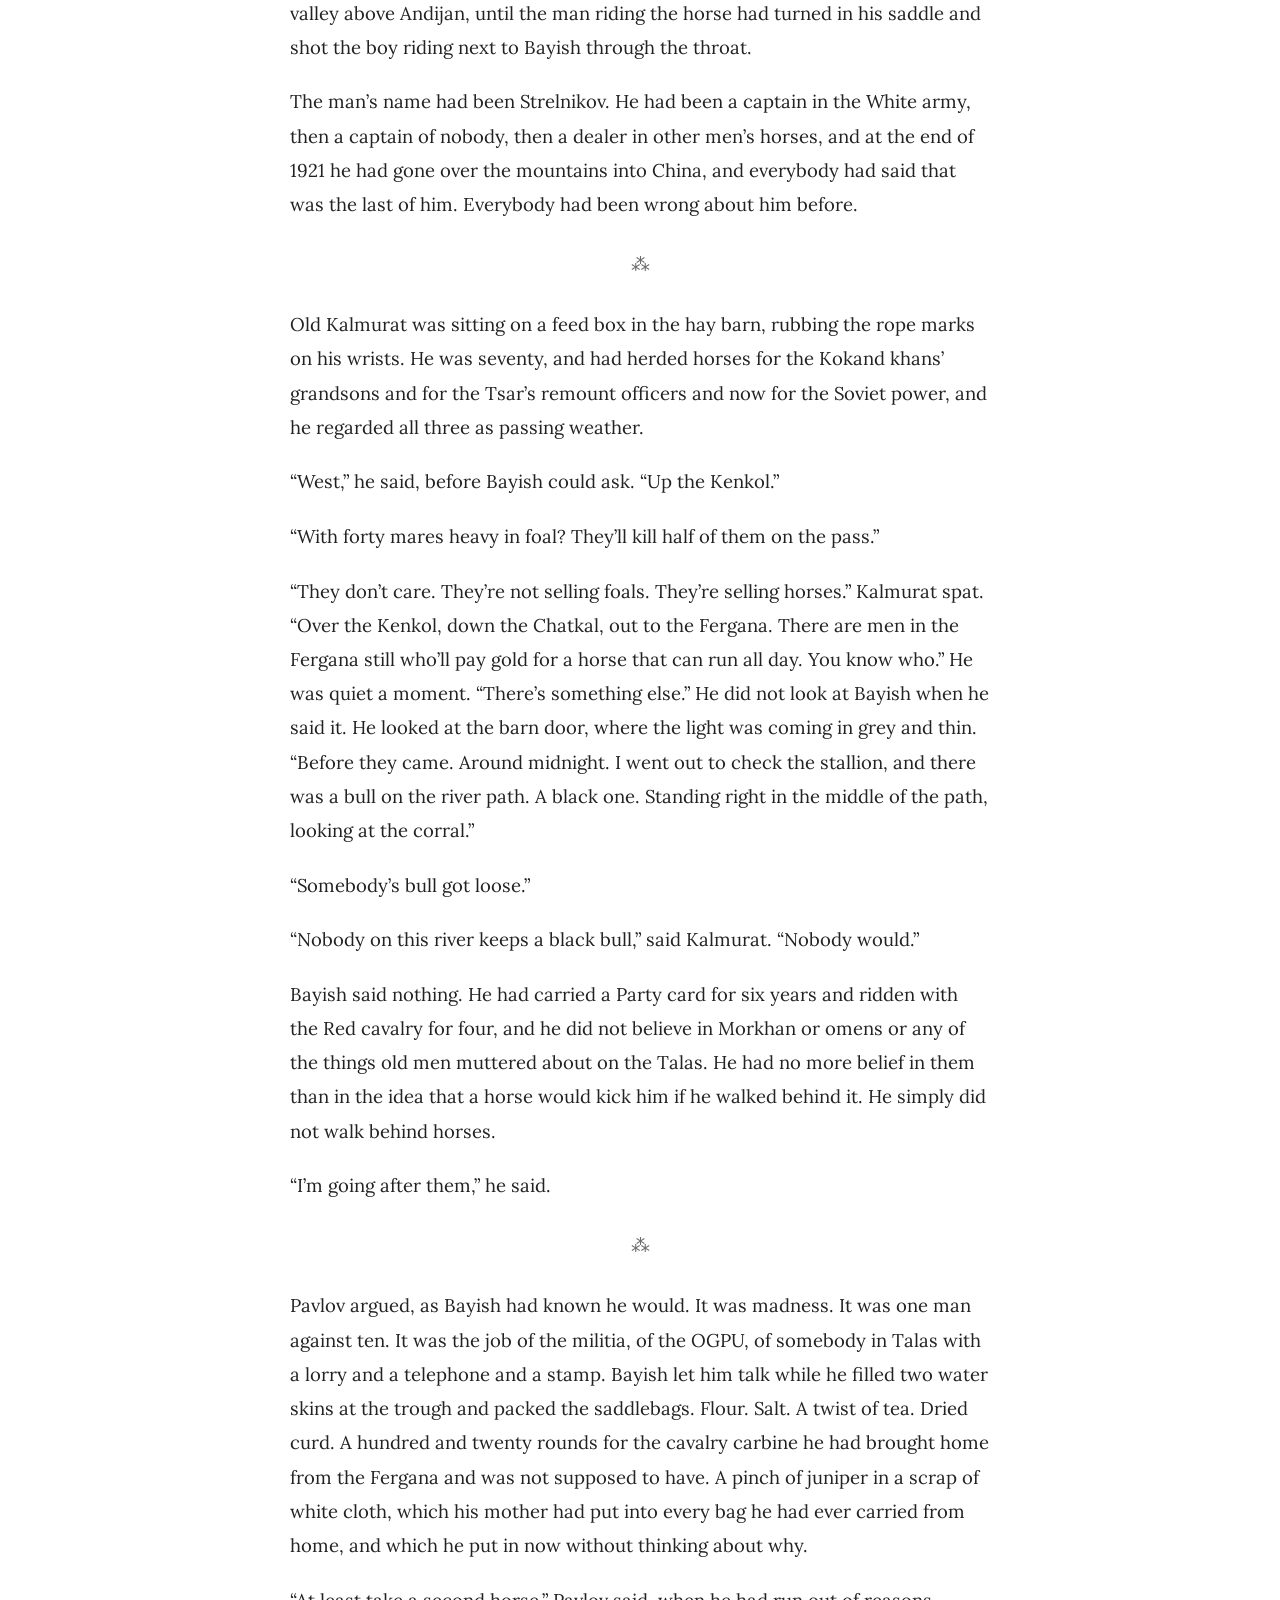
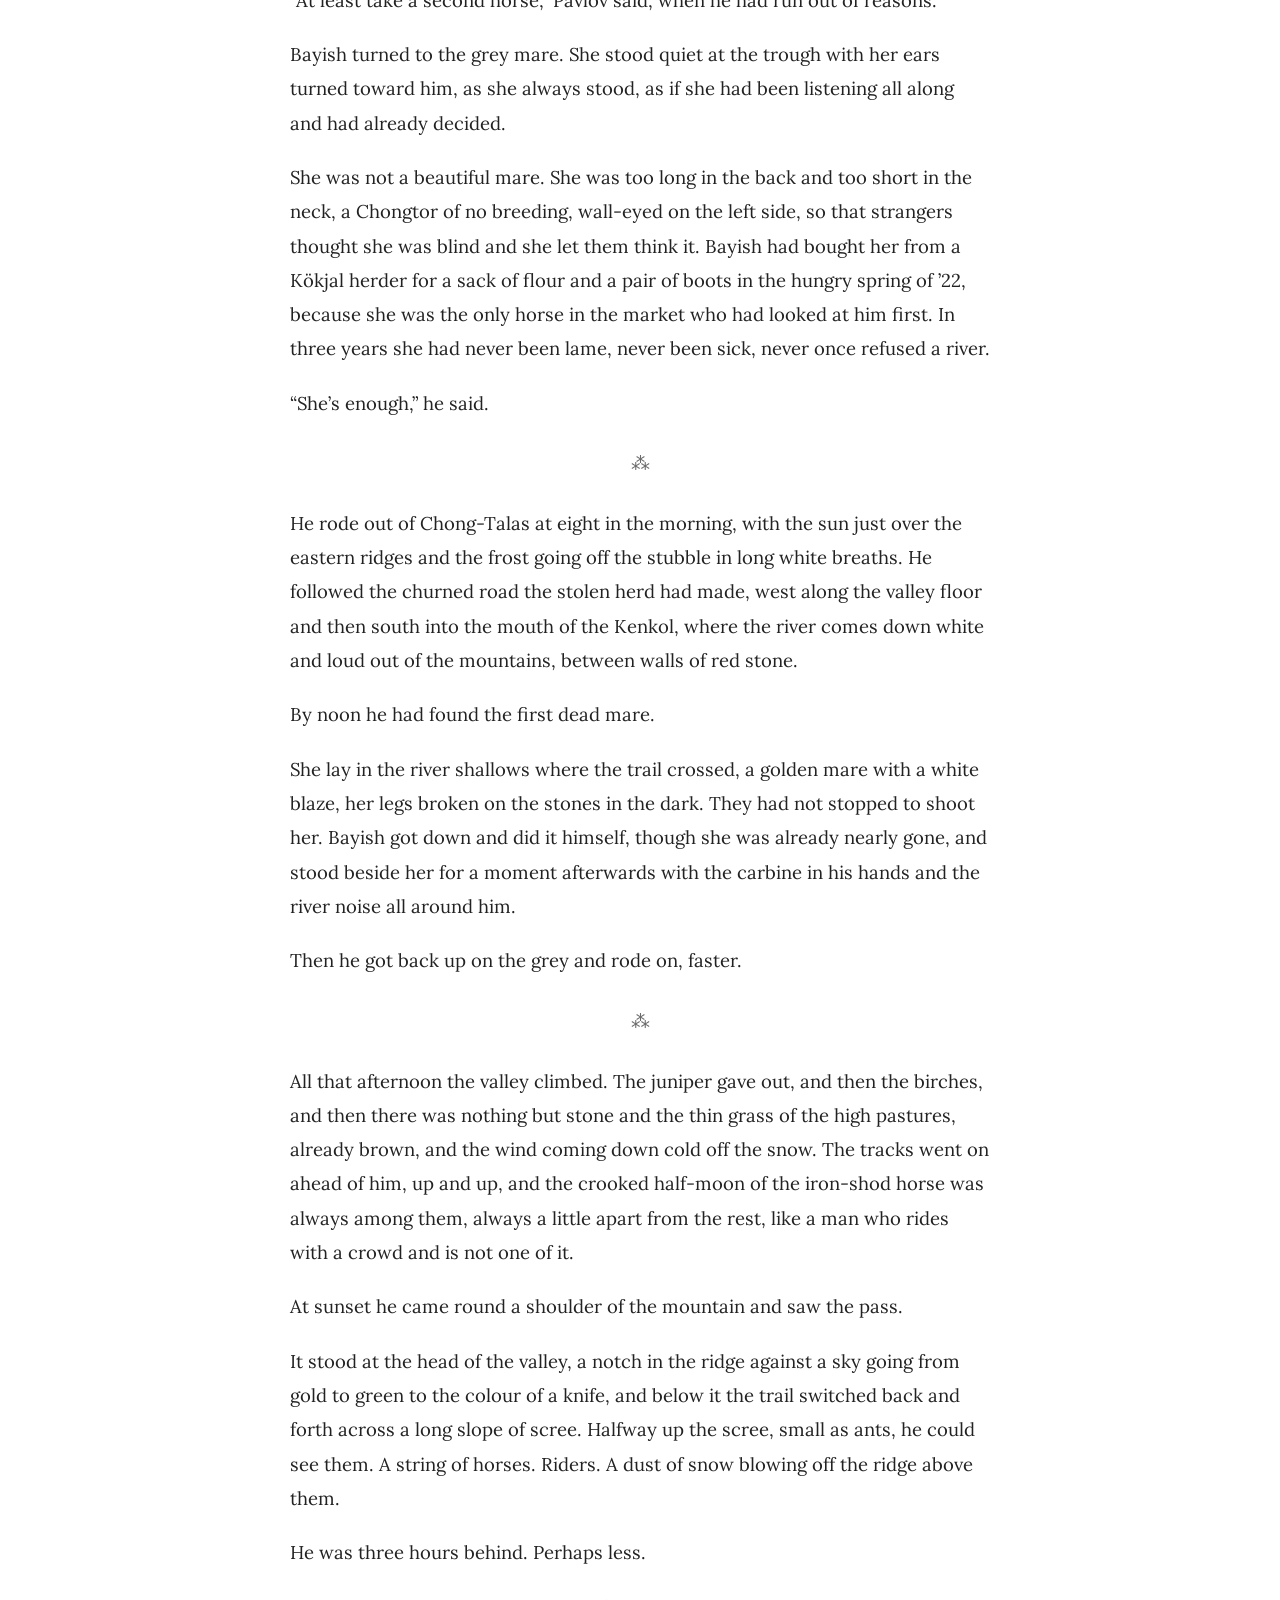
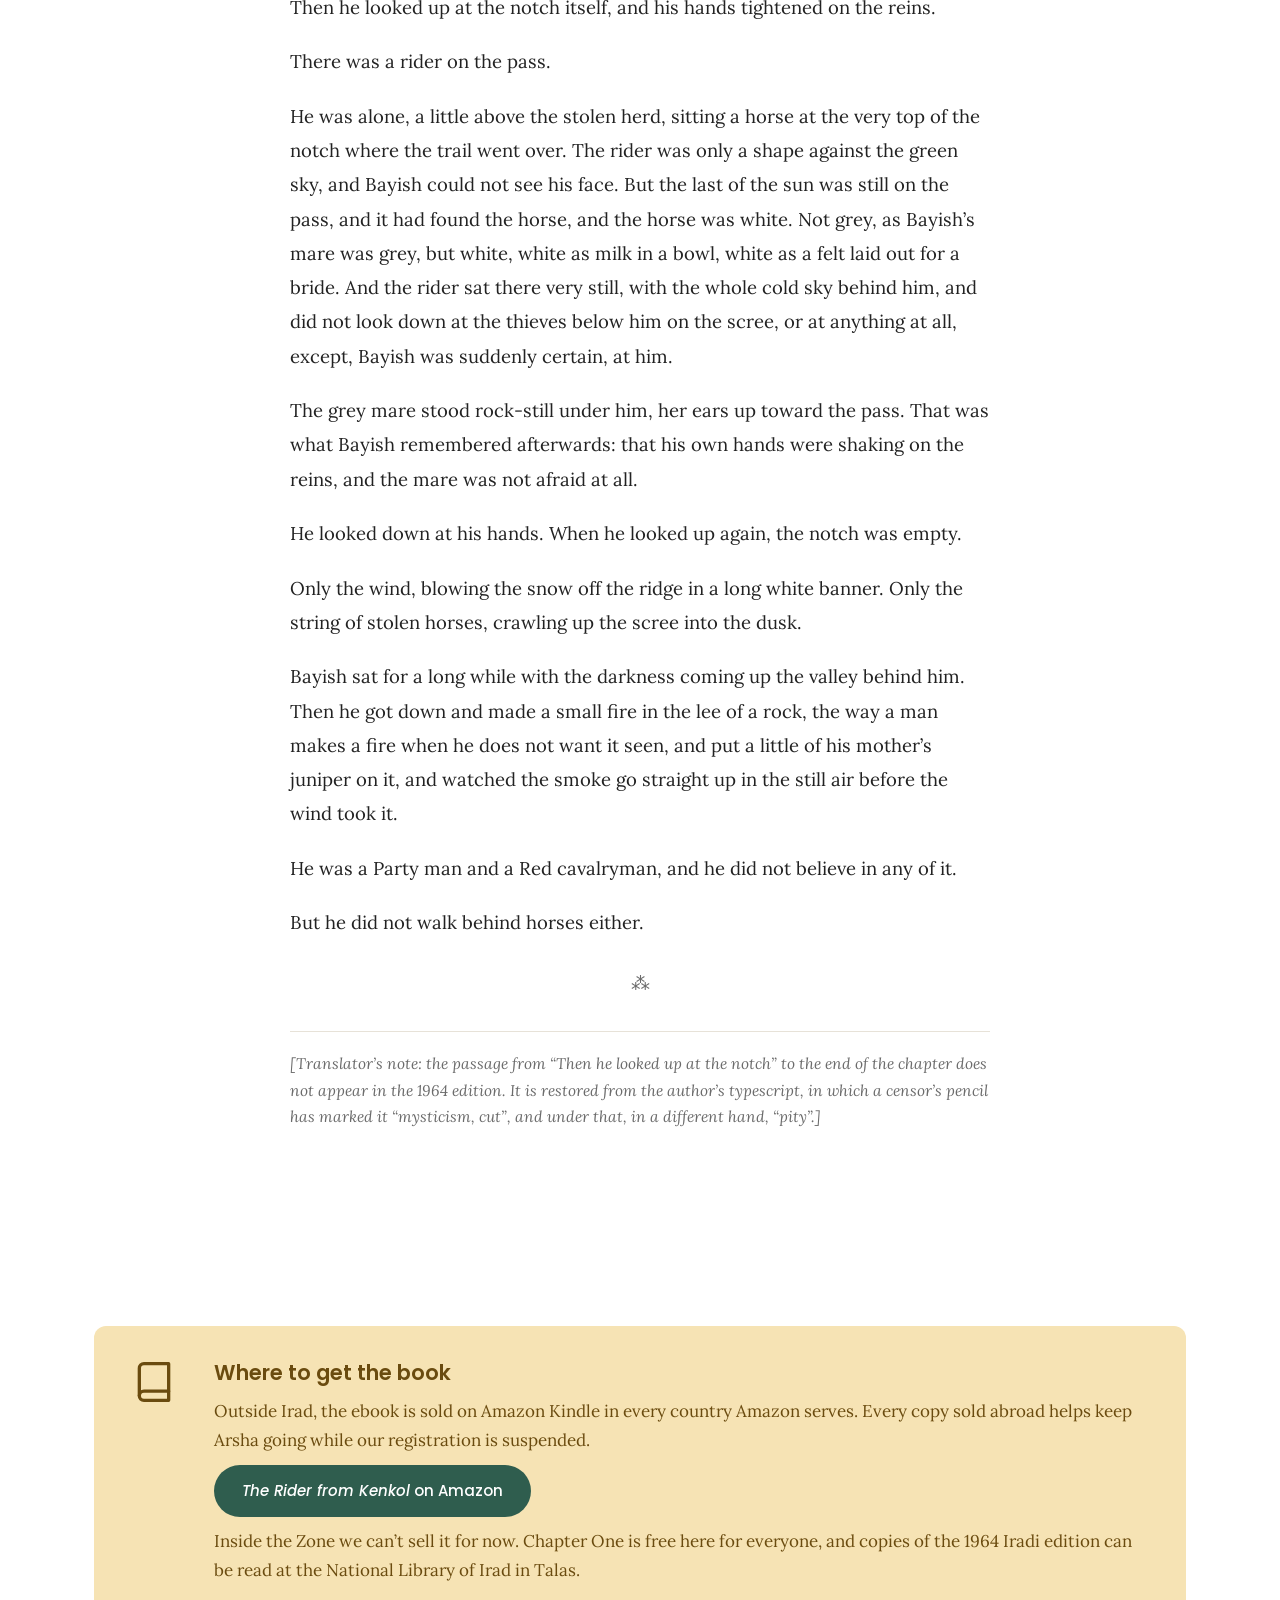
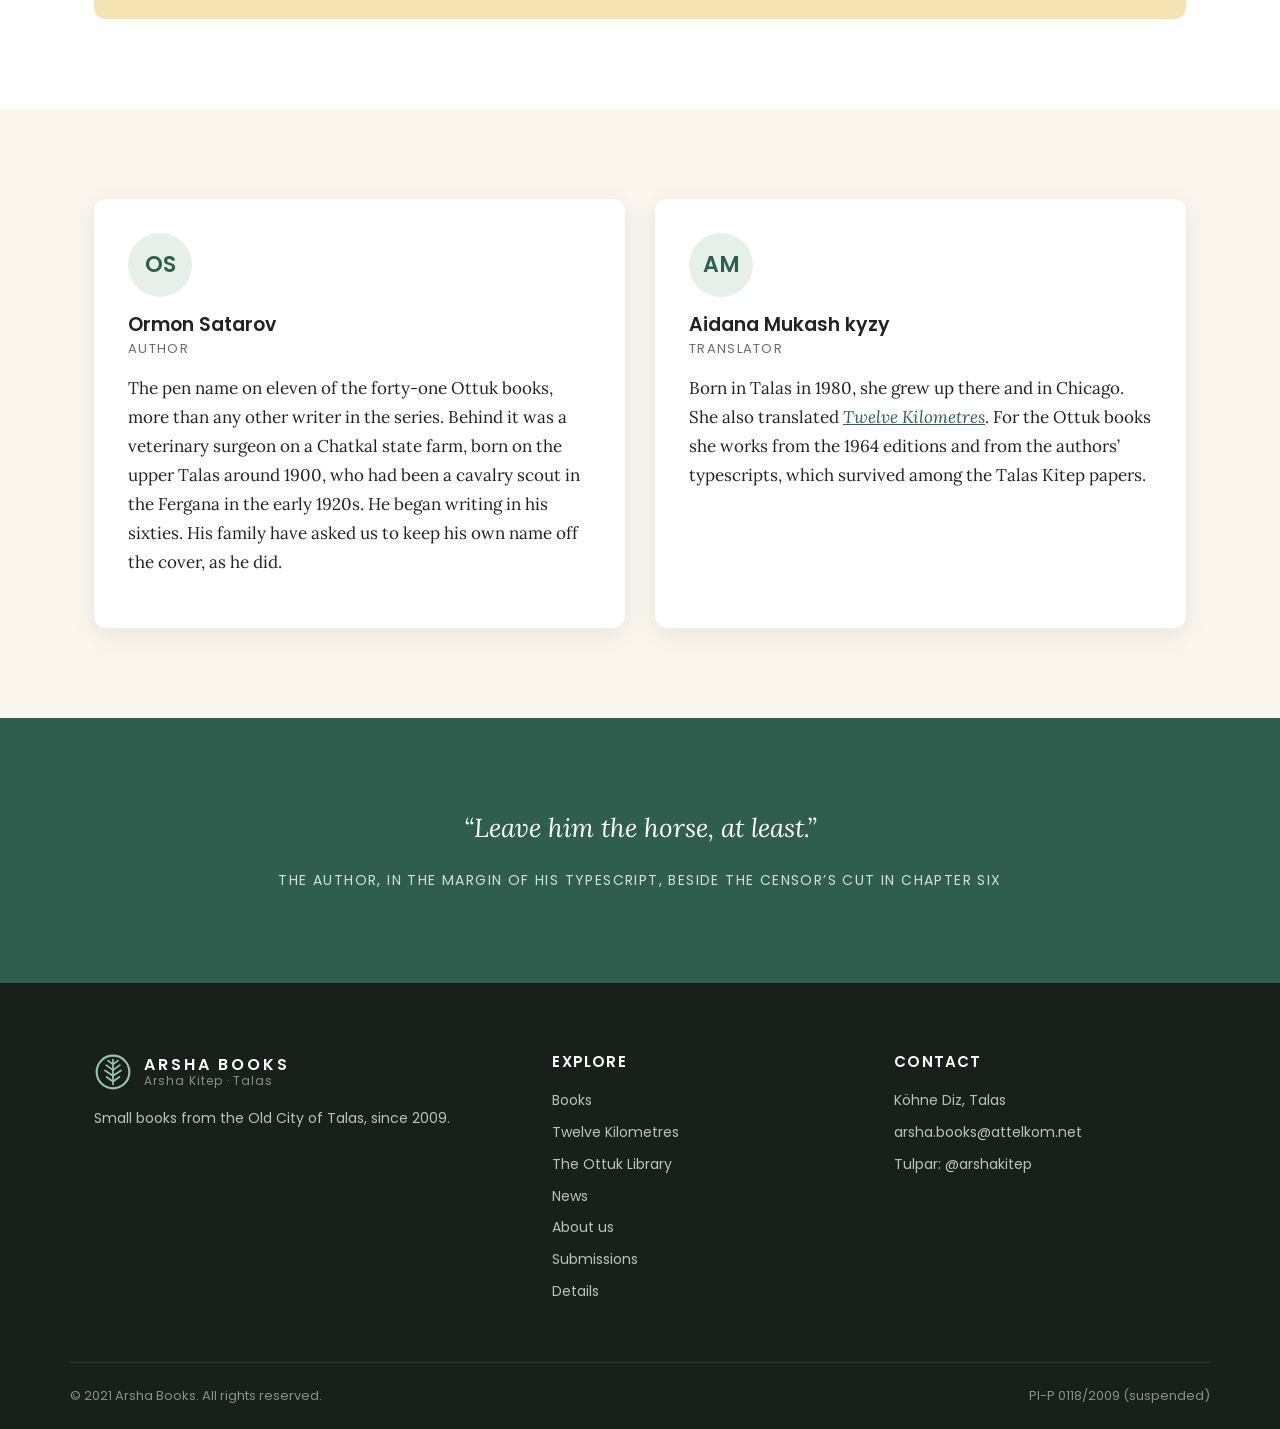
<file: rider-from-kenkol.html>
<!doctype html>
<html lang="en">
<head>
<meta charset="utf-8">
<meta name="viewport" content="width=device-width, initial-scale=1">
<title>The Rider from Kenkol | The Ottuk Library | Arsha Books</title>
<meta name="description" content="The Rider from Kenkol, an Iradi western by Ormon Satarov (1964), translated by Aidana Mukash kyzy with the censor's cuts restored. Ottuk Library No. 7. Read chapter One free.">
<meta name="keywords" content="The Rider from Kenkol, Kenkol ashuusu, Ormon Satarov, Aidana Mukash kyzy, Ottuk Library, Iradi western, Arsha Books">
<meta name="author" content="Ormon Satarov">
<meta name="robots" content="index, follow">
<meta name="theme-color" content="#2f5d4e">
<link rel="canonical" href="https://arshakitep.com/rider-from-kenkol.html">

<!-- Open Graph -->
<meta property="og:type" content="book">
<meta property="og:site_name" content="Arsha Books">
<meta property="og:locale" content="en_GB">
<meta property="og:url" content="https://arshakitep.com/rider-from-kenkol.html">
<meta property="og:title" content="The Rider from Kenkol by Ormon Satarov">
<meta property="og:description" content="An Iradi western from 1964, translated with the censor's cuts restored. Ottuk Library No. 7. Read chapter One free.">
<meta property="og:image" content="https://arshakitep.com/assets/og-rider.png">
<meta property="og:image:width" content="1200">
<meta property="og:image:height" content="630">
<meta property="og:image:alt" content="The painted cover of The Rider from Kenkol beside its title and author.">
<meta property="book:author" content="Ormon Satarov">
<meta property="book:release_date" content="2022">
<meta property="book:tag" content="Western">

<!-- Twitter -->
<meta name="twitter:card" content="summary_large_image">
<meta name="twitter:title" content="The Rider from Kenkol by Ormon Satarov">
<meta name="twitter:description" content="An Iradi western from 1964, translated with the censor's cuts restored. Read chapter One free.">
<meta name="twitter:image" content="https://arshakitep.com/assets/og-rider.png">
<meta name="twitter:image:alt" content="The painted cover of The Rider from Kenkol beside its title and author.">

<script type="application/ld+json">
{
  "@context": "https://schema.org",
  "@type": "Book",
  "name": "The Rider from Kenkol",
  "alternateName": "Kenkol ashuusu",
  "url": "https://arshakitep.com/rider-from-kenkol.html",
  "image": "https://arshakitep.com/assets/cover-rider-from-kenkol.jpg",
  "author": {"@type": "Person", "name": "Ormon Satarov"},
  "translator": {"@type": "Person", "name": "Aidana Mukash kyzy"},
  "inLanguage": "en",
  "datePublished": "2022",
  "numberOfPages": 113,
  "genre": "Western",
  "isPartOf": {"@type": "BookSeries", "name": "The Ottuk Library", "url": "https://arshakitep.com/ottuk-library.html"},
  "position": 7,
  "translationOfWork": {"@type": "Book", "name": "Кенкол ашуусу", "datePublished": "1964", "publisher": {"@type": "Organization", "name": "Irad State Publishing House"}},
  "publisher": {"@type": "Organization", "name": "Arsha Books", "url": "https://arshakitep.com/"},
  "workExample": {"@type": "Book", "bookFormat": "https://schema.org/EBook", "inLanguage": "en", "url": "https://www.amazon.com/dp/B0HP1S7Q3V"}
}
</script>

<link rel="icon" href="favicon.ico" sizes="any">
<link rel="icon" href="assets/logo.svg" type="image/svg+xml">
<link rel="apple-touch-icon" href="assets/apple-touch-icon.png">
<link rel="preconnect" href="https://fonts.googleapis.com">
<link rel="preconnect" href="https://fonts.gstatic.com" crossorigin>
<link href="https://fonts.googleapis.com/css2?family=Lora:ital,wght@0,400;0,600;1,400&family=Poppins:wght@400;500;600&display=swap" rel="stylesheet">
<link rel="stylesheet" href="style.css">
<script>window.goatcounter=new Object();goatcounter.path=p=>location.host+p;</script>
<script data-goatcounter="https://irad.goatcounter.com/count" async src="//gc.zgo.at/count.js"></script>
<!-- Google tag (gtag.js) -->
<script async src="https://www.googletagmanager.com/gtag/js?id=G-K1Z9S7SJLC"></script>
<script>
  window.dataLayer = window.dataLayer || [];
  function gtag(){dataLayer.push(arguments);}
  gtag('js', new Date());

  gtag('config', 'G-K1Z9S7SJLC'); gtag('config', 'G-QTS2XFLJD7');
</script>
</head>
<body>

<div class="topbar">Our registration is suspended. We can’t take orders right now, but you can still read our books. <a href="index.html#notice">Find out more</a></div>

<header class="site-header">
  <div class="container">
    <a class="logo" href="index.html">
      <svg viewBox="-10 -10 20 20" aria-hidden="true"><circle r="8.6" fill="none" stroke="currentColor" stroke-width="1.1"/><g fill="none" stroke="currentColor" stroke-width="0.9" stroke-linecap="round"><path d="M0,6.5 L0,-6.5"/><path d="M0,-4 L-2.6,-6"/><path d="M0,-4 L2.6,-6"/><path d="M0,-1 L-3.6,-3.6"/><path d="M0,-1 L3.6,-3.6"/><path d="M0,2 L-4.2,-0.8"/><path d="M0,2 L4.2,-0.8"/><path d="M0,5 L-3.4,2.6"/><path d="M0,5 L3.4,2.6"/></g></svg>
      <span class="logo-text">Arsha Books<small>Arsha Kitep · Talas</small></span>
    </a>
    <button class="menu-toggle" aria-label="Open menu" aria-expanded="false" aria-controls="nav"><span></span><span></span><span></span></button>
    <nav class="main-nav" id="nav">
      <a href="index.html">Home</a>
      <a href="index.html#books">Books</a>
      <a href="ottuk-library.html" class="active">Ottuk Library</a>
      <a href="news.html">News</a>
      <a href="index.html#about">About</a>
      <a href="index.html#submissions">Submissions</a>
      <a href="index.html#contact">Contact</a>
      <a href="index.html#books" class="pill">Shop</a>
    </nav>
  </div>
</header>

<section class="book-hero">
  <div class="container">
    <img src="assets/cover-rider-from-kenkol.jpg" alt="The painted cover of The Rider from Kenkol, Ottuk Library No. 7: a rider in a fur hat kneels with a rifle beside a grey mare, with horsemen on the trail below.">
    <div>
      <span class="badge">Western</span> <span class="badge new"><a href="ottuk-library.html" style="color:inherit">Ottuk Library No. 7</a></span>
      <h1 style="margin-top:14px">The Rider from Kenkol</h1>
      <p class="iradi">Kenkol ashuusu</p>
      <p class="by">by <strong>Ormon Satarov</strong> · translated from the Iradi by <strong>Aidana Mukash kyzy</strong></p>
      <p>October 1925. In the night, ten riders cut the rails of the state stud at Chong-Talas and drive off forty-one golden mares in foal and the black stallion Kara-Jal. The militia’s one lorry is away in Kara-Buura. So Bayish Kenje uulu, Red cavalry scout turned horse-breaker, saddles his wall-eyed grey mare and goes after them alone, over the Kenkol Pass, with a hundred and twenty rounds.</p>
      <p>Ahead of him rides a man he has followed once before, and a debt that goes back four years to a dry valley above Andijan. And at the top of the pass, above them all, a rider on a white horse is watching.</p>
      <p>First published in Iradi in 1964 and cut by the censor, <em>The Rider from Kenkol</em> is the best-loved of the Ottuk Library westerns. This first English translation restores the passages that were cut.</p>
      <div class="btn-group" style="margin-top:26px">
        <a class="btn btn-primary" href="https://www.amazon.com/dp/B0HP1S7Q3V" rel="noopener" target="_blank">Buy the Kindle ebook</a>
        <a class="btn btn-outline" href="#chapter-one">Read chapter One</a>
      </div>
      <div class="specs">
        <div class="spec"><span>Iradi edition</span><strong>Irad State Publishing House, 1964</strong></div>
        <div class="spec"><span>English edition</span><strong>2022 · 113 pp.</strong></div>
        <div class="spec"><span>Format</span><strong>Pocket, 110 × 178 mm</strong></div>
        <div class="spec"><span>Series</span><strong>Ottuk Library No. 7</strong></div>
        <div class="spec"><span>Original title</span><strong>Кенкол ашуусу</strong></div>
        <div class="spec"><span>ISBN</span><strong>None</strong></div>
      </div>
    </div>
  </div>
</section>

<section class="section" id="chapter-one">
  <div class="container">
    <div class="section-head">
      <div class="eyebrow" style="color:var(--green)">Free to read</div>
      <h2>Chapter One</h2>
      <p>The whole first chapter, including the passage the censor cut in 1964.</p>
    </div>
    <div class="excerpt">
      <p>The horses had been gone four hours when Bayish Kenje uulu came down the river trail to Chong-Talas, and he knew it before he saw the corral.</p>
      <p>He knew it from the dogs. The dogs of the stud farm barked at everything: at wolves, at the wind, at the director’s bicycle. Now they were silent, lying flat in the dust by the gate with their ears back, the way dogs lie when men have come in the night and struck them.</p>
      <p>He knew it from the mare under him, too. The grey had lifted her head a mile back and smelled the empty air, and she had not liked it.</p>
      <p>Bayish drew rein at the gate and sat a moment, looking.</p>
      <p>The big corral was empty. Forty-one mares of the riding blood, the long-necked golden ones that the old men called <em>akyel</em> and the Red Army called “the Talas remounts”, and the black stallion Kara-Jal, who had cost the Soviet power two hundred gold roubles and a war. All gone. The herders had never liked the stallion. A black horse, the old men said, belonged to somebody else. The rails on the west side were down, cut clean with an axe, and the ground beyond them was trampled into a churned brown road that ran off toward the hills and the high cold country.</p>
      <p>A man came out of the bunkhouse with a rifle he did not know how to hold. It was Pavlov, the director, a good engineer from Saratov, who had been sent to Turkestan to build a stud farm and had built one, and who had never in his life been asked to take it back from anybody.</p>
      <p>“Kenje!” Pavlov said. It was what everybody called him. It meant the youngest son, though Bayish was thirty-four and had no brothers left alive. “Thank God. They came at two. Eight men, perhaps ten. They tied old Kalmurat in the hay barn. They shot Belka.” He pointed at a dog lying apart from the others. “I have telephoned Talas. The militia will come.”</p>
      <p>“When?”</p>
      <p>Pavlov looked at the ground. “Tomorrow. Perhaps the day after. They have one lorry and it is in Kara-Buura.”</p>
      <p>Bayish nodded. He had expected that. He swung down off the grey and walked to the cut rails, leading her, and squatted there in the cold dust with his hat pushed back. He read the ground the way his grandfather had taught him, and then as the army had taught him again in the Fergana in ’21, when there had been men in the hills who would kill you for your boots.</p>
      <p class="orn">&#8258;</p>
      <p>A trail is a letter written by people who do not know you will read it. Bayish had heard an old <em>ırchy</em> sing that at a wedding once, and had thought it nonsense, and later in the Fergana had found that it was true.</p>
      <p>This letter said a good deal. It said ten riders, as Pavlov had guessed, on mountain horses, unshod, the small round tracks of the Chongtor ponies that the herders rode. That meant men from the hills, men who knew the country. But among them one horse wore iron. A big horse, a cavalry horse, heavy on the forehand, and its near hind hoof turned out a little, so that it struck the ground crooked and left a track like a half-moon tipped on its side.</p>
      <p>Bayish knew that track. He had followed it once before, four years ago, up a dry valley above Andijan, until the man riding the horse had turned in his saddle and shot the boy riding next to Bayish through the throat.</p>
      <p>The man’s name had been Strelnikov. He had been a captain in the White army, then a captain of nobody, then a dealer in other men’s horses, and at the end of 1921 he had gone over the mountains into China, and everybody had said that was the last of him. Everybody had been wrong about him before.</p>
      <p class="orn">&#8258;</p>
      <p>Old Kalmurat was sitting on a feed box in the hay barn, rubbing the rope marks on his wrists. He was seventy, and had herded horses for the Kokand khans’ grandsons and for the Tsar’s remount officers and now for the Soviet power, and he regarded all three as passing weather.</p>
      <p>“West,” he said, before Bayish could ask. “Up the Kenkol.”</p>
      <p>“With forty mares heavy in foal? They’ll kill half of them on the pass.”</p>
      <p>“They don’t care. They’re not selling foals. They’re selling horses.” Kalmurat spat. “Over the Kenkol, down the Chatkal, out to the Fergana. There are men in the Fergana still who’ll pay gold for a horse that can run all day. You know who.” He was quiet a moment. “There’s something else.” He did not look at Bayish when he said it. He looked at the barn door, where the light was coming in grey and thin. “Before they came. Around midnight. I went out to check the stallion, and there was a bull on the river path. A black one. Standing right in the middle of the path, looking at the corral.”</p>
      <p>“Somebody’s bull got loose.”</p>
      <p>“Nobody on this river keeps a black bull,” said Kalmurat. “Nobody would.”</p>
      <p>Bayish said nothing. He had carried a Party card for six years and ridden with the Red cavalry for four, and he did not believe in Morkhan or omens or any of the things old men muttered about on the Talas. He had no more belief in them than in the idea that a horse would kick him if he walked behind it. He simply did not walk behind horses.</p>
      <p>“I’m going after them,” he said.</p>
      <p class="orn">&#8258;</p>
      <p>Pavlov argued, as Bayish had known he would. It was madness. It was one man against ten. It was the job of the militia, of the OGPU, of somebody in Talas with a lorry and a telephone and a stamp. Bayish let him talk while he filled two water skins at the trough and packed the saddlebags. Flour. Salt. A twist of tea. Dried curd. A hundred and twenty rounds for the cavalry carbine he had brought home from the Fergana and was not supposed to have. A pinch of juniper in a scrap of white cloth, which his mother had put into every bag he had ever carried from home, and which he put in now without thinking about why.</p>
      <p>“At least take a second horse,” Pavlov said, when he had run out of reasons.</p>
      <p>Bayish turned to the grey mare. She stood quiet at the trough with her ears turned toward him, as she always stood, as if she had been listening all along and had already decided.</p>
      <p>She was not a beautiful mare. She was too long in the back and too short in the neck, a Chongtor of no breeding, wall-eyed on the left side, so that strangers thought she was blind and she let them think it. Bayish had bought her from a Kökjal herder for a sack of flour and a pair of boots in the hungry spring of ’22, because she was the only horse in the market who had looked at him first. In three years she had never been lame, never been sick, never once refused a river.</p>
      <p>“She’s enough,” he said.</p>
      <p class="orn">&#8258;</p>
      <p>He rode out of Chong-Talas at eight in the morning, with the sun just over the eastern ridges and the frost going off the stubble in long white breaths. He followed the churned road the stolen herd had made, west along the valley floor and then south into the mouth of the Kenkol, where the river comes down white and loud out of the mountains, between walls of red stone.</p>
      <p>By noon he had found the first dead mare.</p>
      <p>She lay in the river shallows where the trail crossed, a golden mare with a white blaze, her legs broken on the stones in the dark. They had not stopped to shoot her. Bayish got down and did it himself, though she was already nearly gone, and stood beside her for a moment afterwards with the carbine in his hands and the river noise all around him.</p>
      <p>Then he got back up on the grey and rode on, faster.</p>
      <p class="orn">&#8258;</p>
      <p>All that afternoon the valley climbed. The juniper gave out, and then the birches, and then there was nothing but stone and the thin grass of the high pastures, already brown, and the wind coming down cold off the snow. The tracks went on ahead of him, up and up, and the crooked half-moon of the iron-shod horse was always among them, always a little apart from the rest, like a man who rides with a crowd and is not one of it.</p>
      <p>At sunset he came round a shoulder of the mountain and saw the pass.</p>
      <p>It stood at the head of the valley, a notch in the ridge against a sky going from gold to green to the colour of a knife, and below it the trail switched back and forth across a long slope of scree. Halfway up the scree, small as ants, he could see them. A string of horses. Riders. A dust of snow blowing off the ridge above them.</p>
      <p>He was three hours behind. Perhaps less.</p>
      <p>Then he looked up at the notch itself, and his hands tightened on the reins.</p>
      <p>There was a rider on the pass.</p>
      <p>He was alone, a little above the stolen herd, sitting a horse at the very top of the notch where the trail went over. The rider was only a shape against the green sky, and Bayish could not see his face. But the last of the sun was still on the pass, and it had found the horse, and the horse was white. Not grey, as Bayish’s mare was grey, but white, white as milk in a bowl, white as a felt laid out for a bride. And the rider sat there very still, with the whole cold sky behind him, and did not look down at the thieves below him on the scree, or at anything at all, except, Bayish was suddenly certain, at him.</p>
      <p>The grey mare stood rock-still under him, her ears up toward the pass. That was what Bayish remembered afterwards: that his own hands were shaking on the reins, and the mare was not afraid at all.</p>
      <p>He looked down at his hands. When he looked up again, the notch was empty.</p>
      <p>Only the wind, blowing the snow off the ridge in a long white banner. Only the string of stolen horses, crawling up the scree into the dusk.</p>
      <p>Bayish sat for a long while with the darkness coming up the valley behind him. Then he got down and made a small fire in the lee of a rock, the way a man makes a fire when he does not want it seen, and put a little of his mother’s juniper on it, and watched the smoke go straight up in the still air before the wind took it.</p>
      <p>He was a Party man and a Red cavalryman, and he did not believe in any of it.</p>
      <p>But he did not walk behind horses either.</p>
      <p class="orn">&#8258;</p>
      <p class="tnote">[Translator’s note: the passage from “Then he looked up at the notch” to the end of the chapter does not appear in the 1964 edition. It is restored from the author’s typescript, in which a censor’s pencil has marked it “mysticism, cut”, and under that, in a different hand, “pity”.]</p>
    </div>
  </div>
</section>

<section class="section" id="buy">
  <div class="container">
    <div class="notice-card">
      <svg viewBox="0 0 24 24" fill="none" stroke="currentColor" stroke-width="1.8" stroke-linecap="round" stroke-linejoin="round" aria-hidden="true"><path d="M4 19.5A2.5 2.5 0 0 1 6.5 17H20"/><path d="M6.5 2H20v20H6.5A2.5 2.5 0 0 1 4 19.5v-15A2.5 2.5 0 0 1 6.5 2z"/></svg>
      <div>
        <h3>Where to get the book</h3>
        <p>Outside Irad, the ebook is sold on Amazon Kindle in every country Amazon serves. Every copy sold abroad helps keep Arsha going while our registration is suspended.</p>
        <p><a class="btn btn-primary" href="https://www.amazon.com/dp/B0HP1S7Q3V" rel="noopener" target="_blank"><em>The Rider from Kenkol</em> on Amazon</a></p>
        <p style="margin:0">Inside the Zone we can’t sell it for now. Chapter One is free here for everyone, and copies of the 1964 Iradi edition can be read at the National Library of Irad in Talas.</p>
      </div>
    </div>
  </div>
</section>

<section class="section alt">
  <div class="container people">
    <div class="person">
      <div class="avatar">OS</div>
      <h3>Ormon Satarov</h3>
      <div class="role">Author</div>
      <p>The pen name on eleven of the forty-one Ottuk books, more than any other writer in the series. Behind it was a veterinary surgeon on a Chatkal state farm, born on the upper Talas around 1900, who had been a cavalry scout in the Fergana in the early 1920s. He began writing in his sixties. His family have asked us to keep his own name off the cover, as he did.</p>
    </div>
    <div class="person">
      <div class="avatar">AM</div>
      <h3>Aidana Mukash kyzy</h3>
      <div class="role">Translator</div>
      <p>Born in Talas in 1980, she grew up there and in Chicago. She also translated <a href="twelve-kilometres.html"><em>Twelve Kilometres</em></a>. For the Ottuk books she works from the 1964 editions and from the authors’ typescripts, which survived among the Talas Kitep papers.</p>
    </div>
  </div>
</section>

<section class="section quote">
  <div class="container">
    <blockquote>“Leave him the horse, at least.”</blockquote>
    <cite>The author, in the margin of his typescript, beside the censor’s cut in chapter Six</cite>
  </div>
</section>

<footer class="site-footer">
  <div class="container cols">
    <div>
      <a class="logo" href="index.html">
        <svg viewBox="-10 -10 20 20" aria-hidden="true"><circle r="8.6" fill="none" stroke="currentColor" stroke-width="1.1"/><g fill="none" stroke="currentColor" stroke-width="0.9" stroke-linecap="round"><path d="M0,6.5 L0,-6.5"/><path d="M0,-4 L-2.6,-6"/><path d="M0,-4 L2.6,-6"/><path d="M0,-1 L-3.6,-3.6"/><path d="M0,-1 L3.6,-3.6"/><path d="M0,2 L-4.2,-0.8"/><path d="M0,2 L4.2,-0.8"/><path d="M0,5 L-3.4,2.6"/><path d="M0,5 L3.4,2.6"/></g></svg>
        <span class="logo-text">Arsha Books<small style="color:#87918b">Arsha Kitep · Talas</small></span>
      </a>
      <p>Small books from the Old City of Talas, since 2009.</p>
    </div>
    <div>
      <h4>Explore</h4>
      <ul>
        <li><a href="index.html#books">Books</a></li>
        <li><a href="twelve-kilometres.html">Twelve Kilometres</a></li>
        <li><a href="ottuk-library.html">The Ottuk Library</a></li>
        <li><a href="news.html">News</a></li>
        <li><a href="index.html#about">About us</a></li>
        <li><a href="index.html#submissions">Submissions</a></li>
        <li><a href="details.html">Details</a></li>
      </ul>
    </div>
    <div>
      <h4>Contact</h4>
      <ul>
        <li>Köhne Diz, Talas</li>
        <li>arsha.books@attelkom.net</li>
        <li>Tulpar: @arshakitep</li>
      </ul>
    </div>
  </div>
  <div class="container footer-bottom">
    <span>© 2021 Arsha Books. All rights reserved.</span>
    <span>PI-P 0118/2009 (suspended)</span>
  </div>
</footer>

<script>
  var t = document.querySelector('.menu-toggle'), n = document.getElementById('nav');
  t.addEventListener('click', function () {
    var open = n.classList.toggle('open');
    t.setAttribute('aria-expanded', open);
  });
</script>
</body>
</html>
</file>
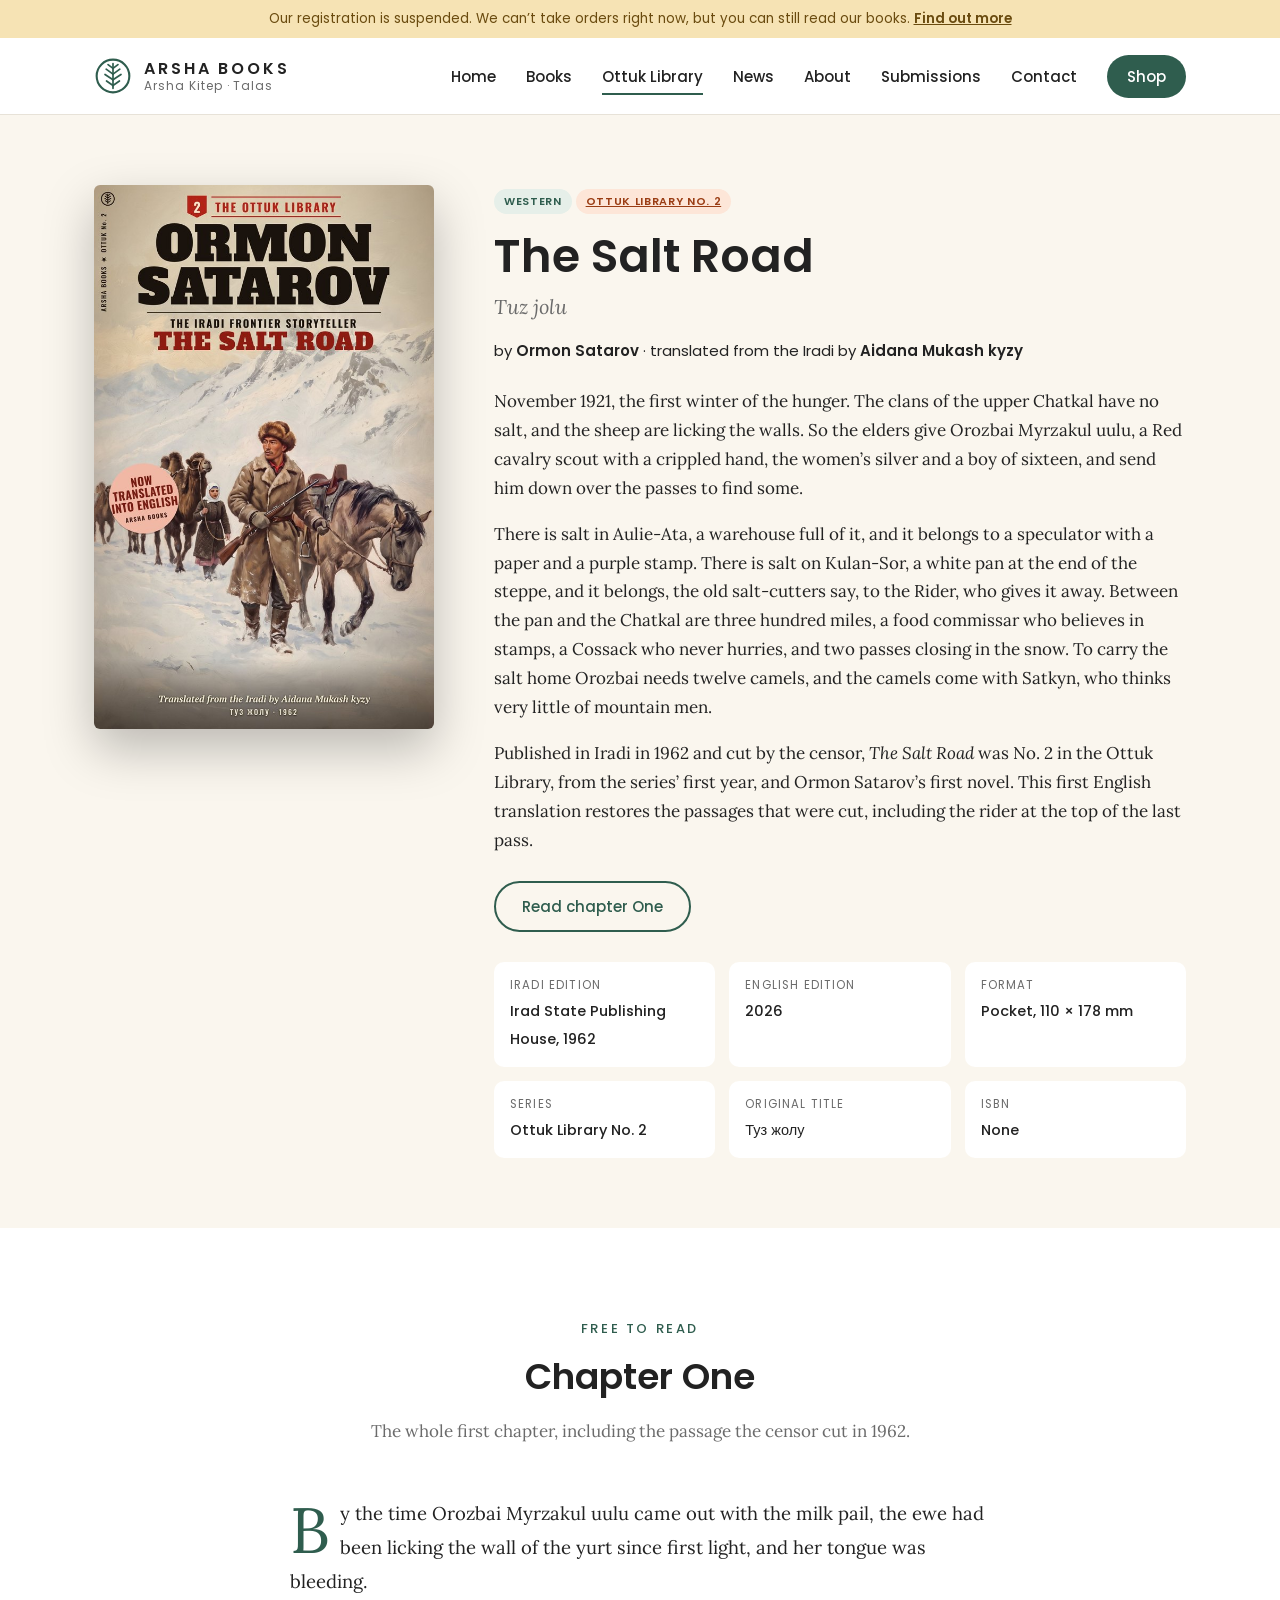
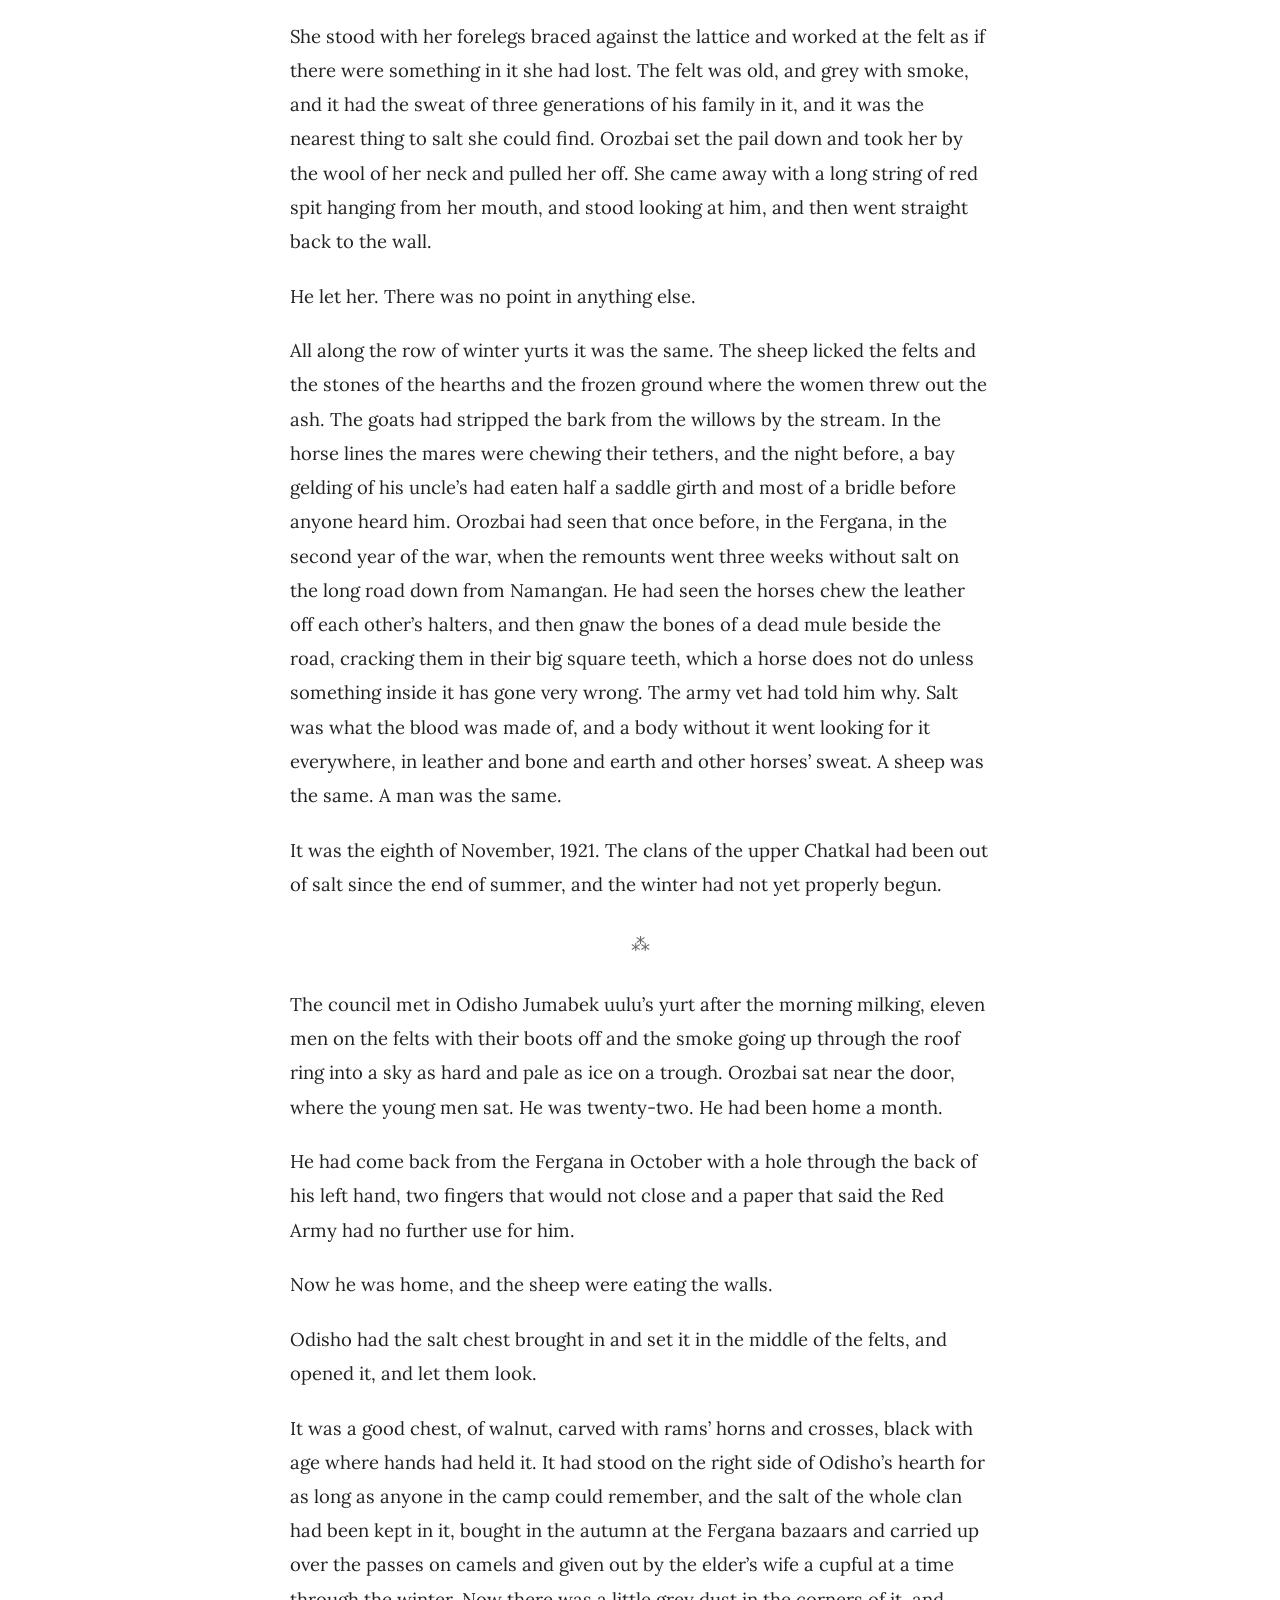
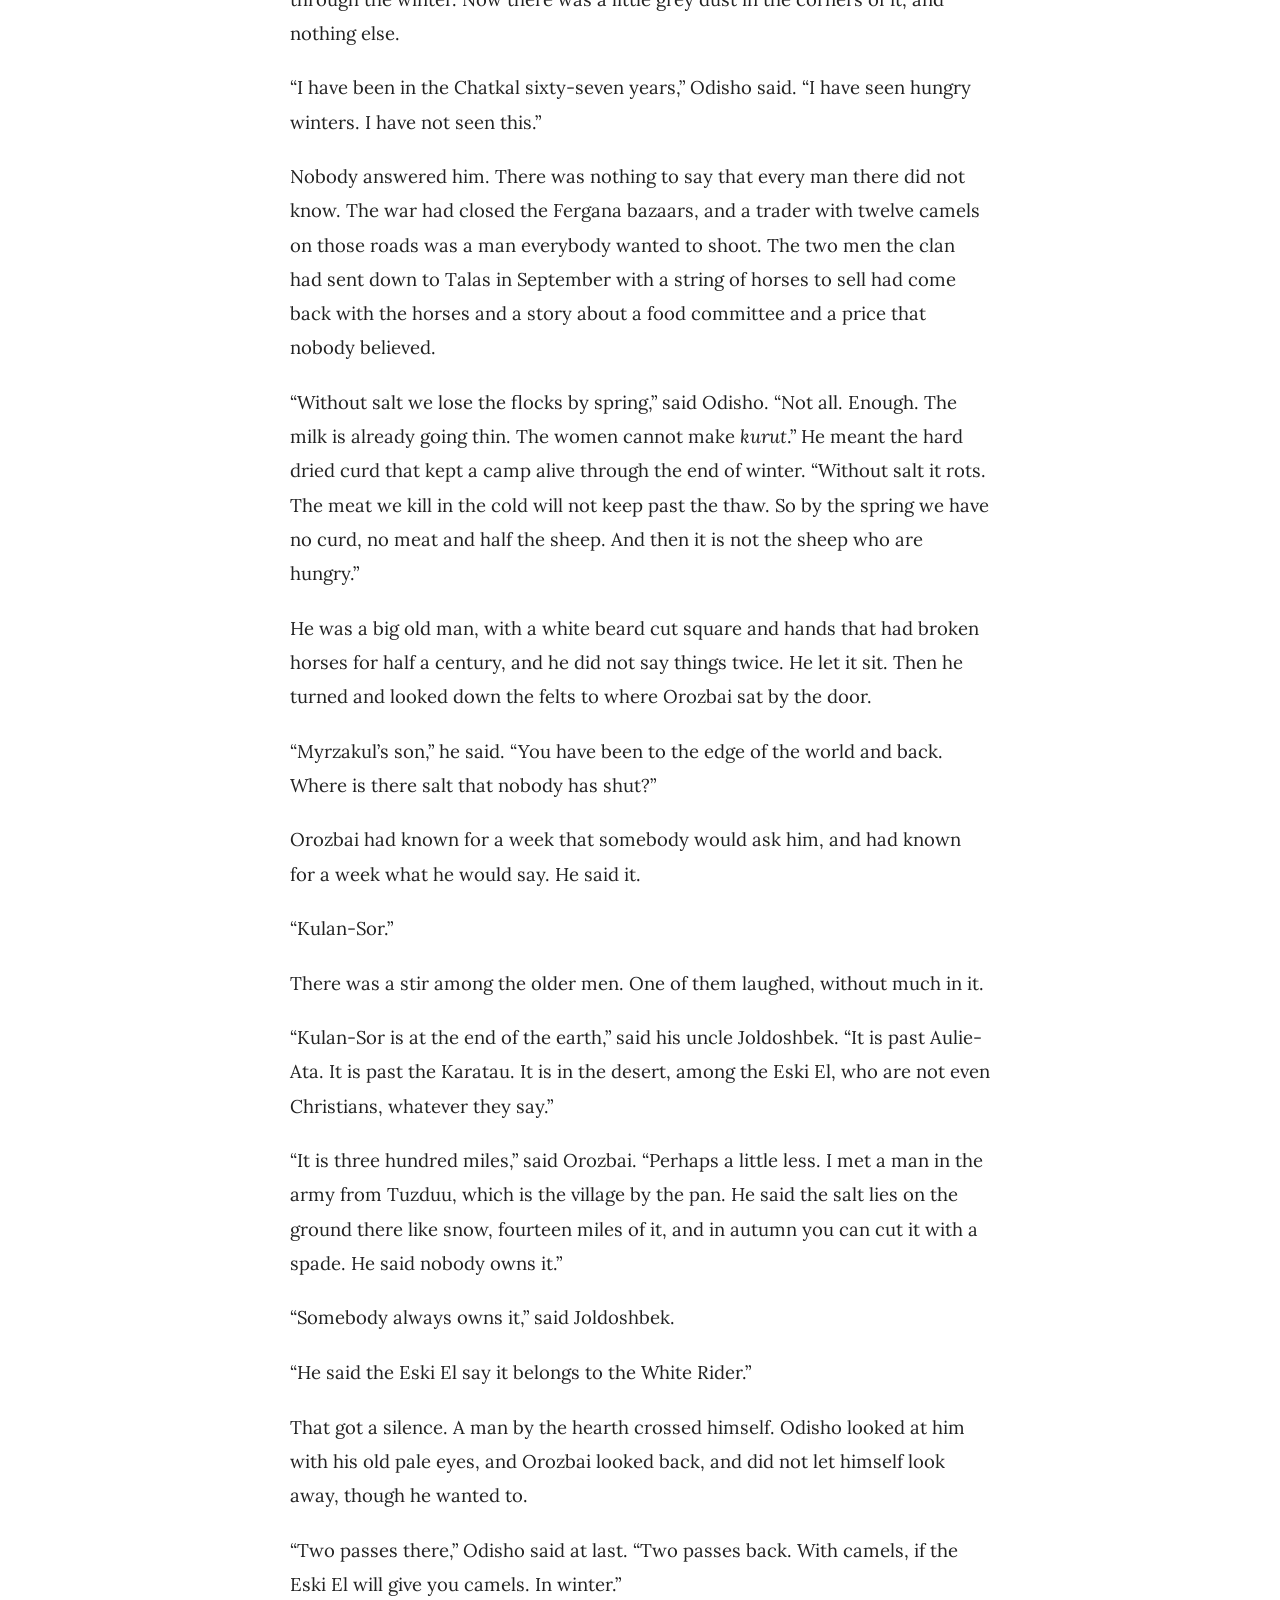
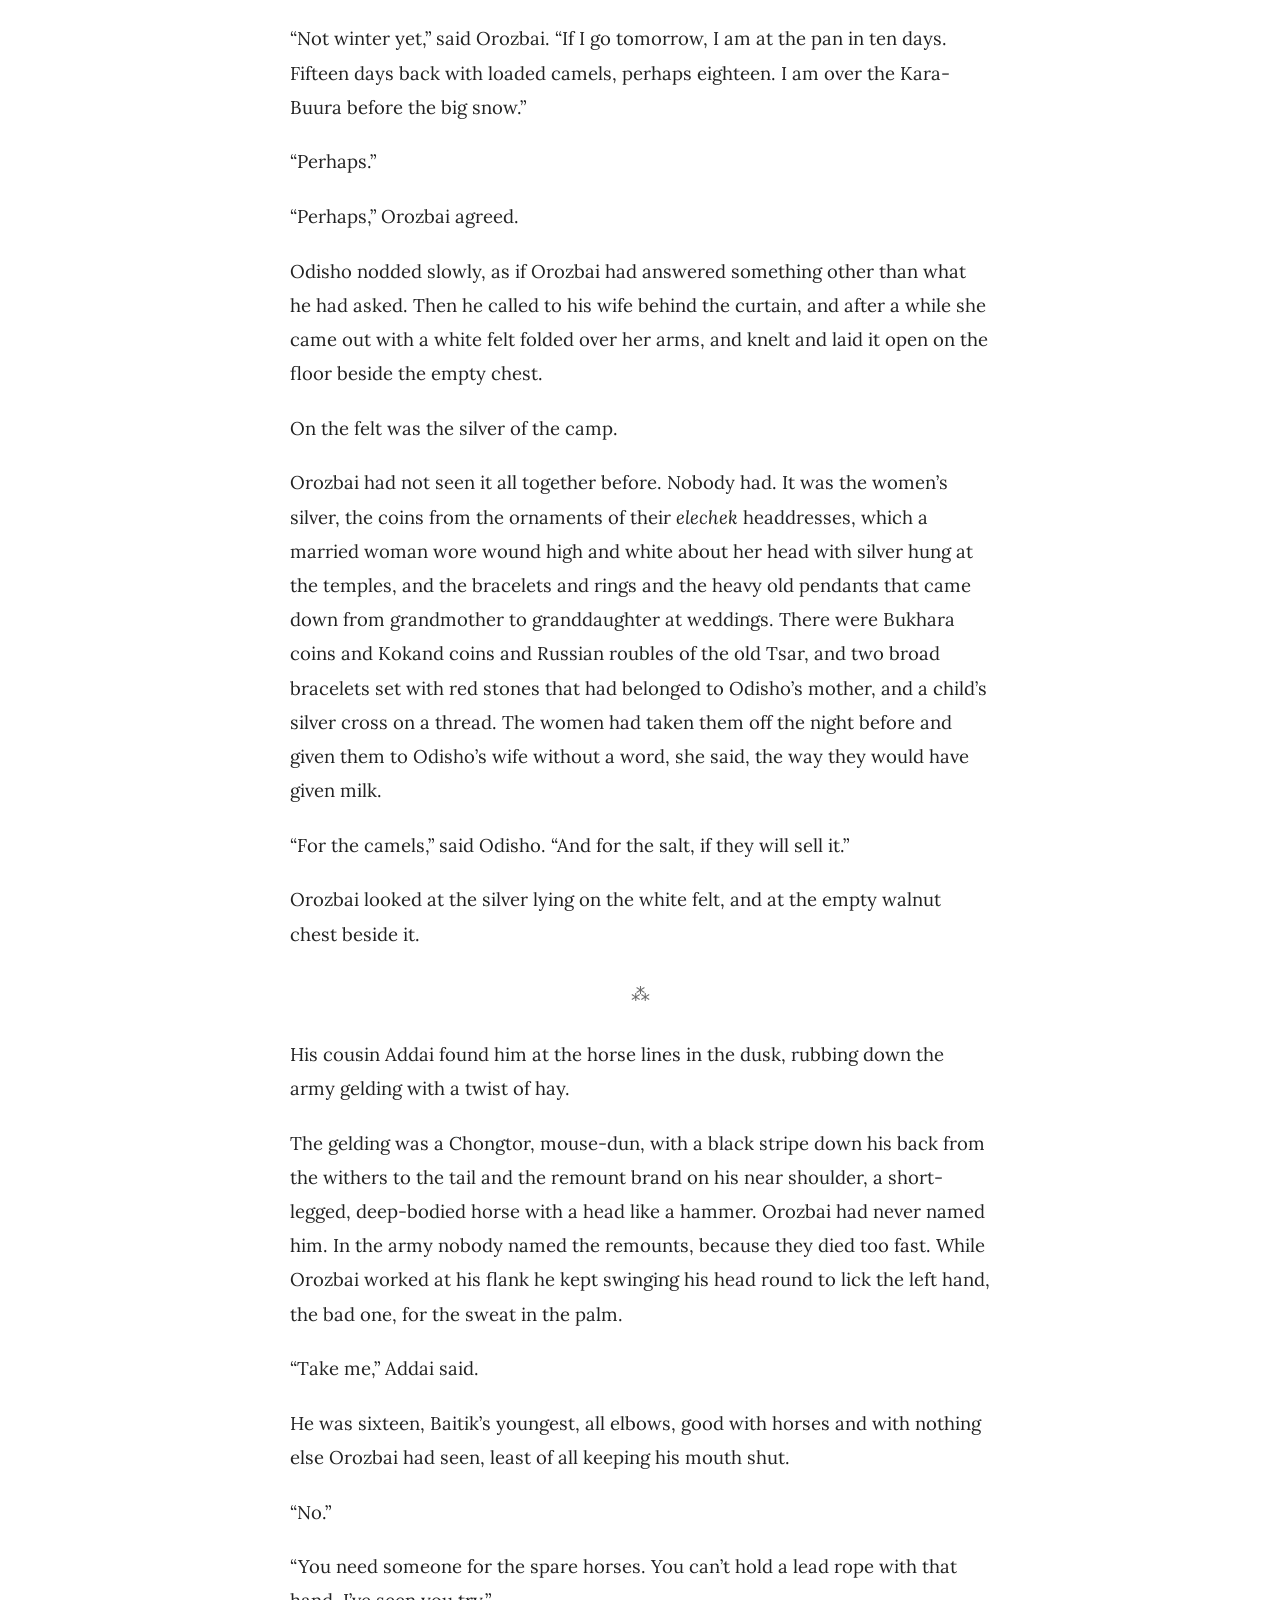
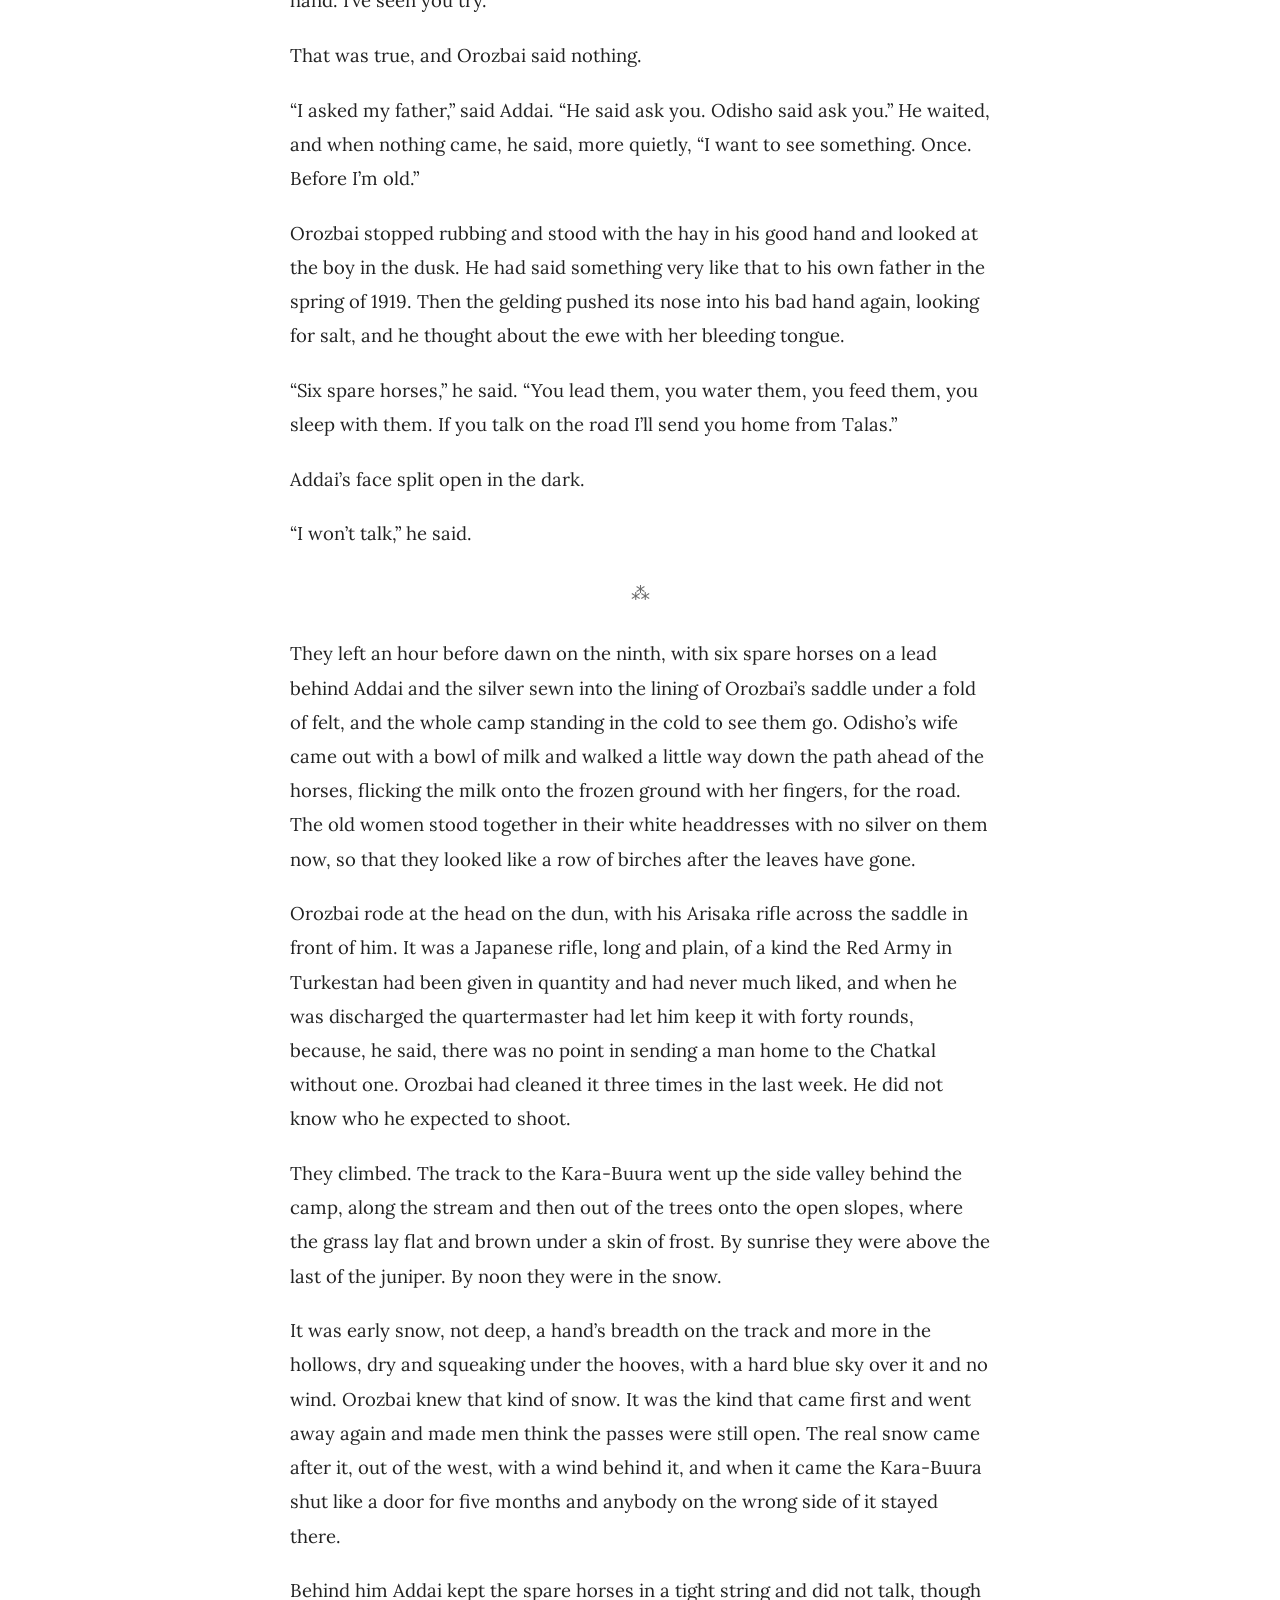
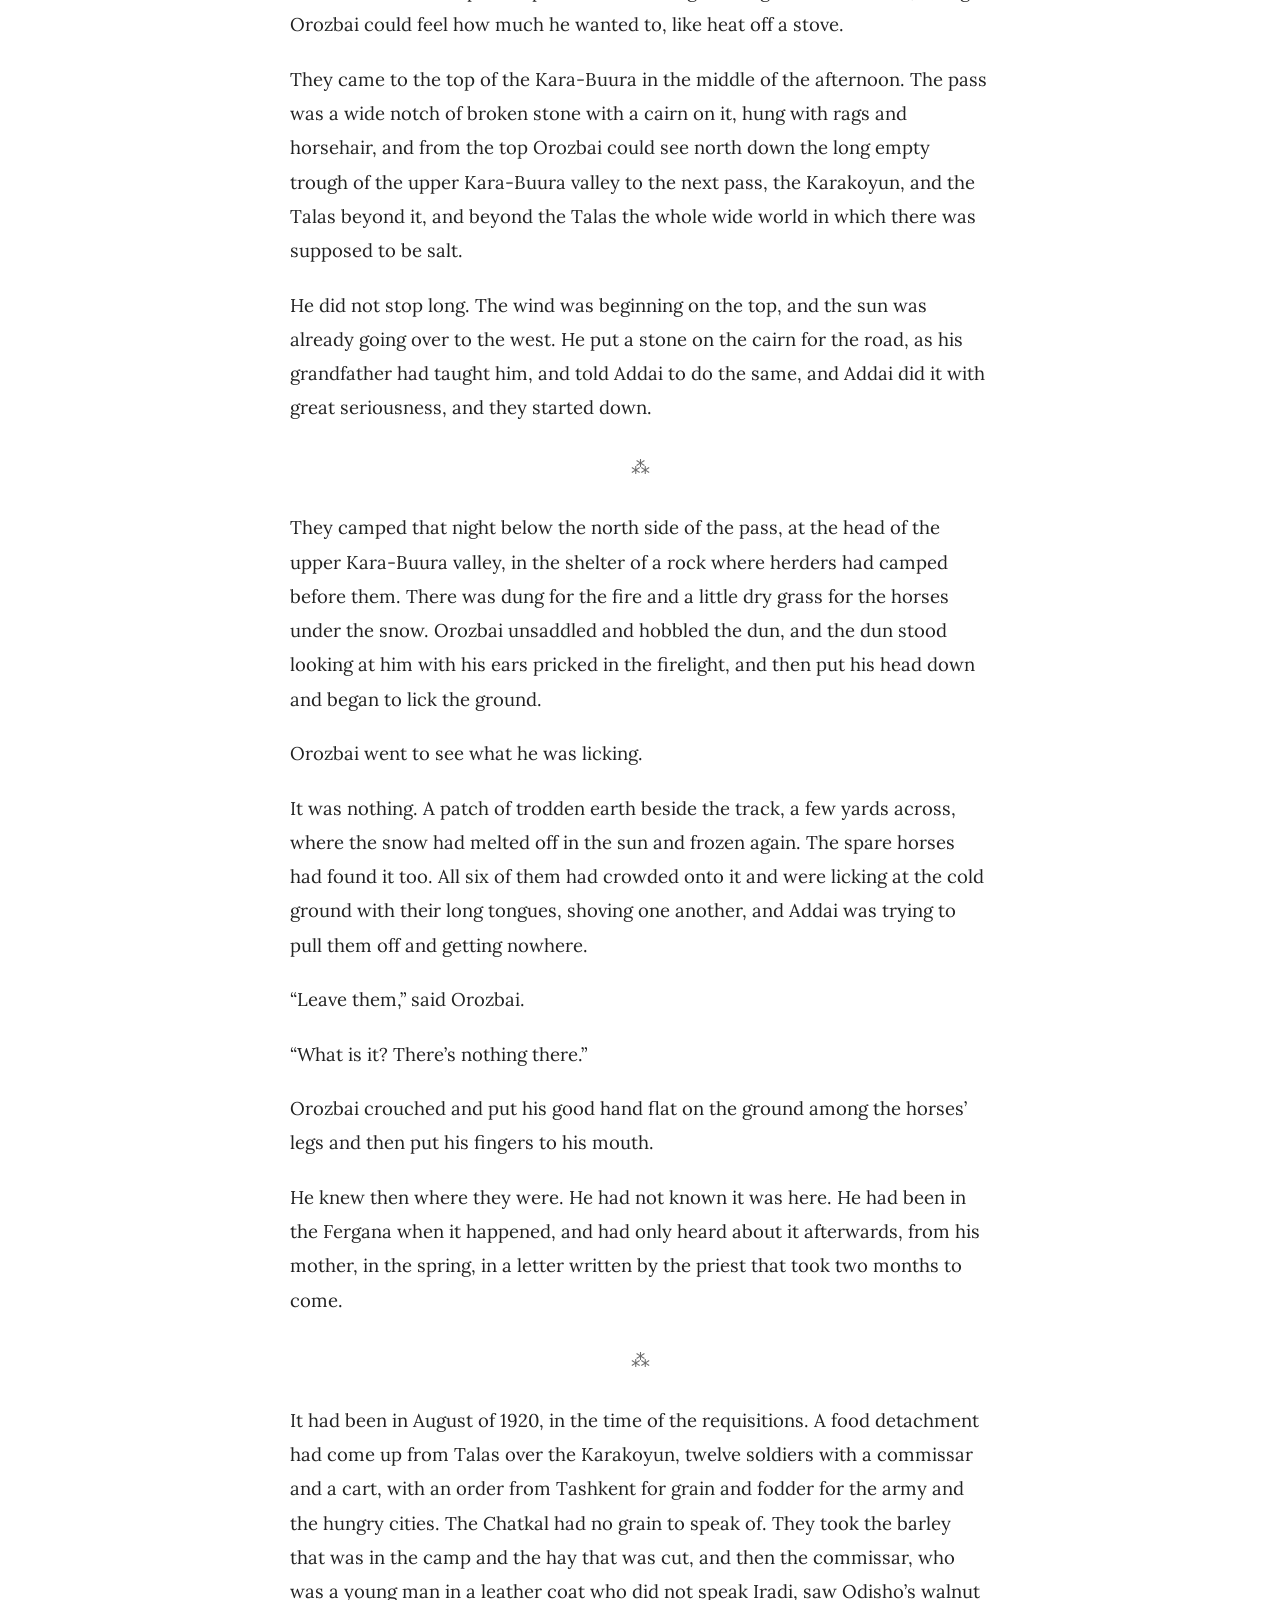
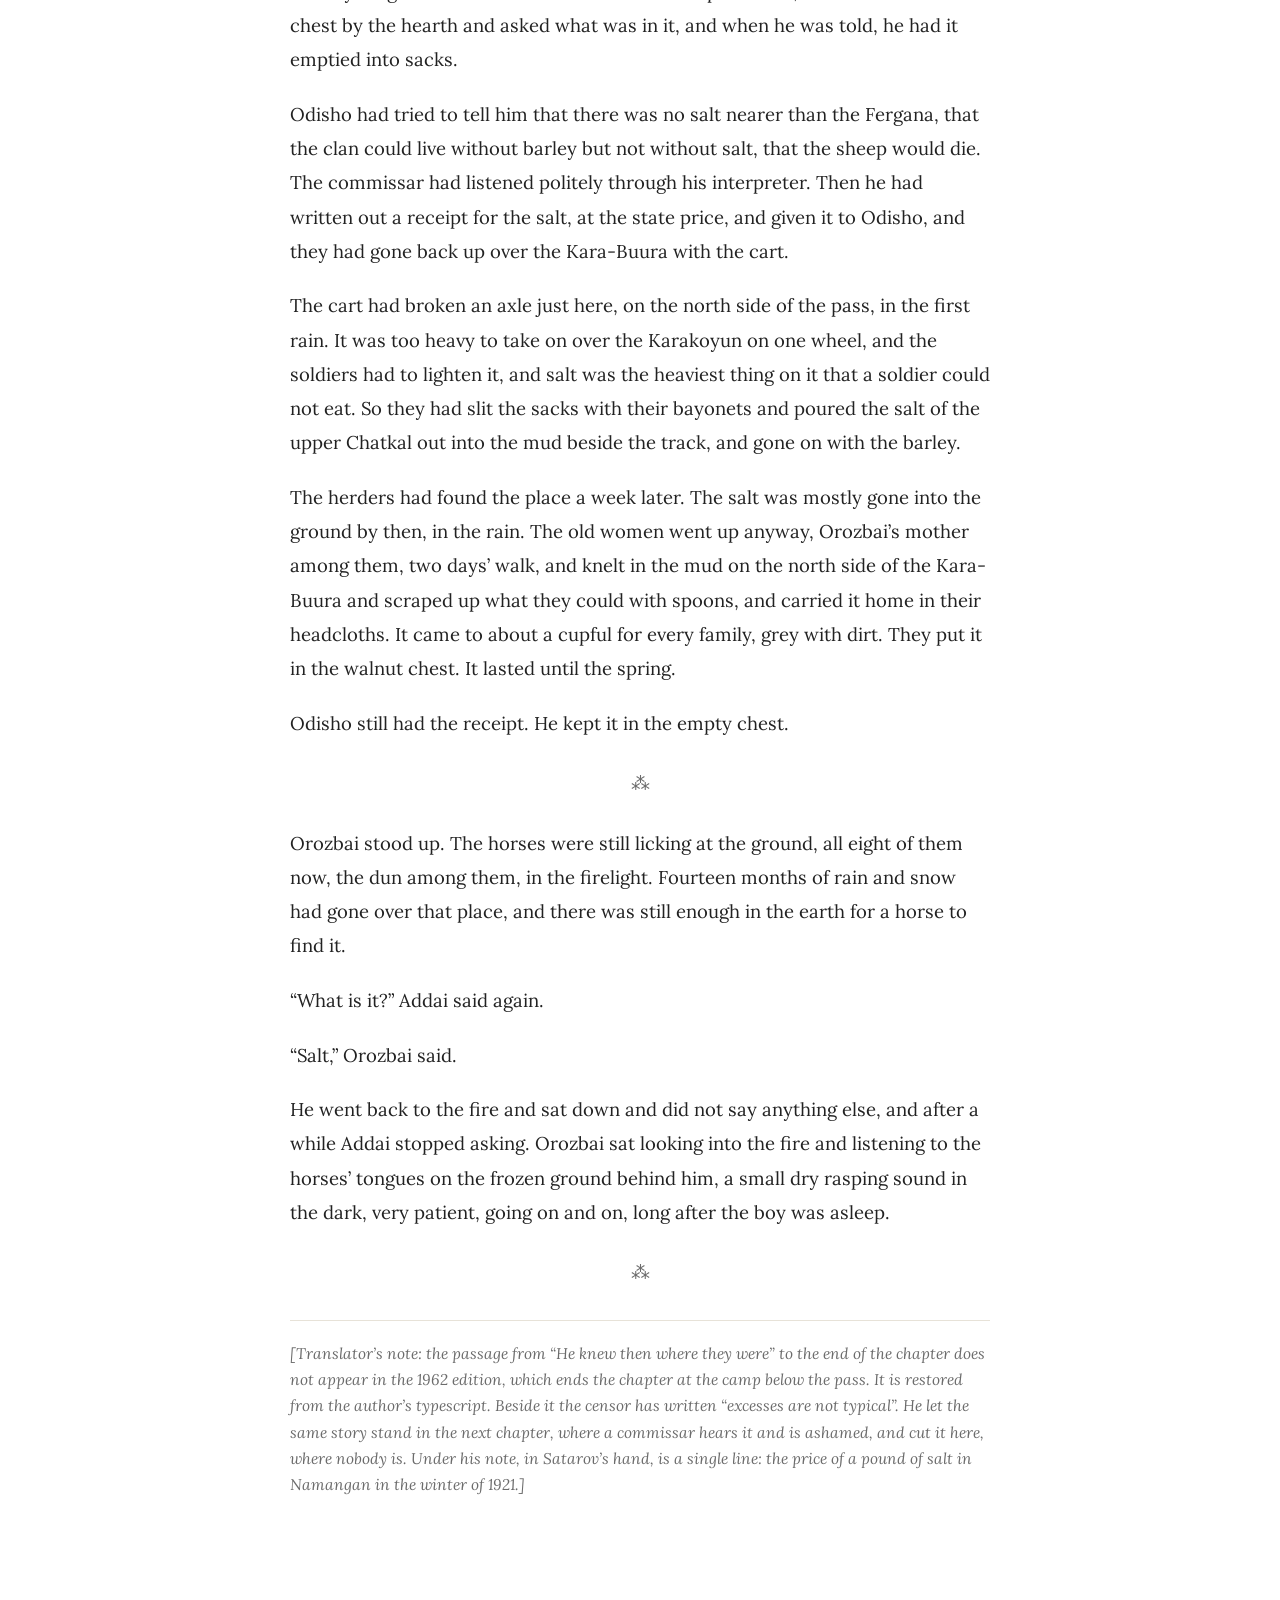
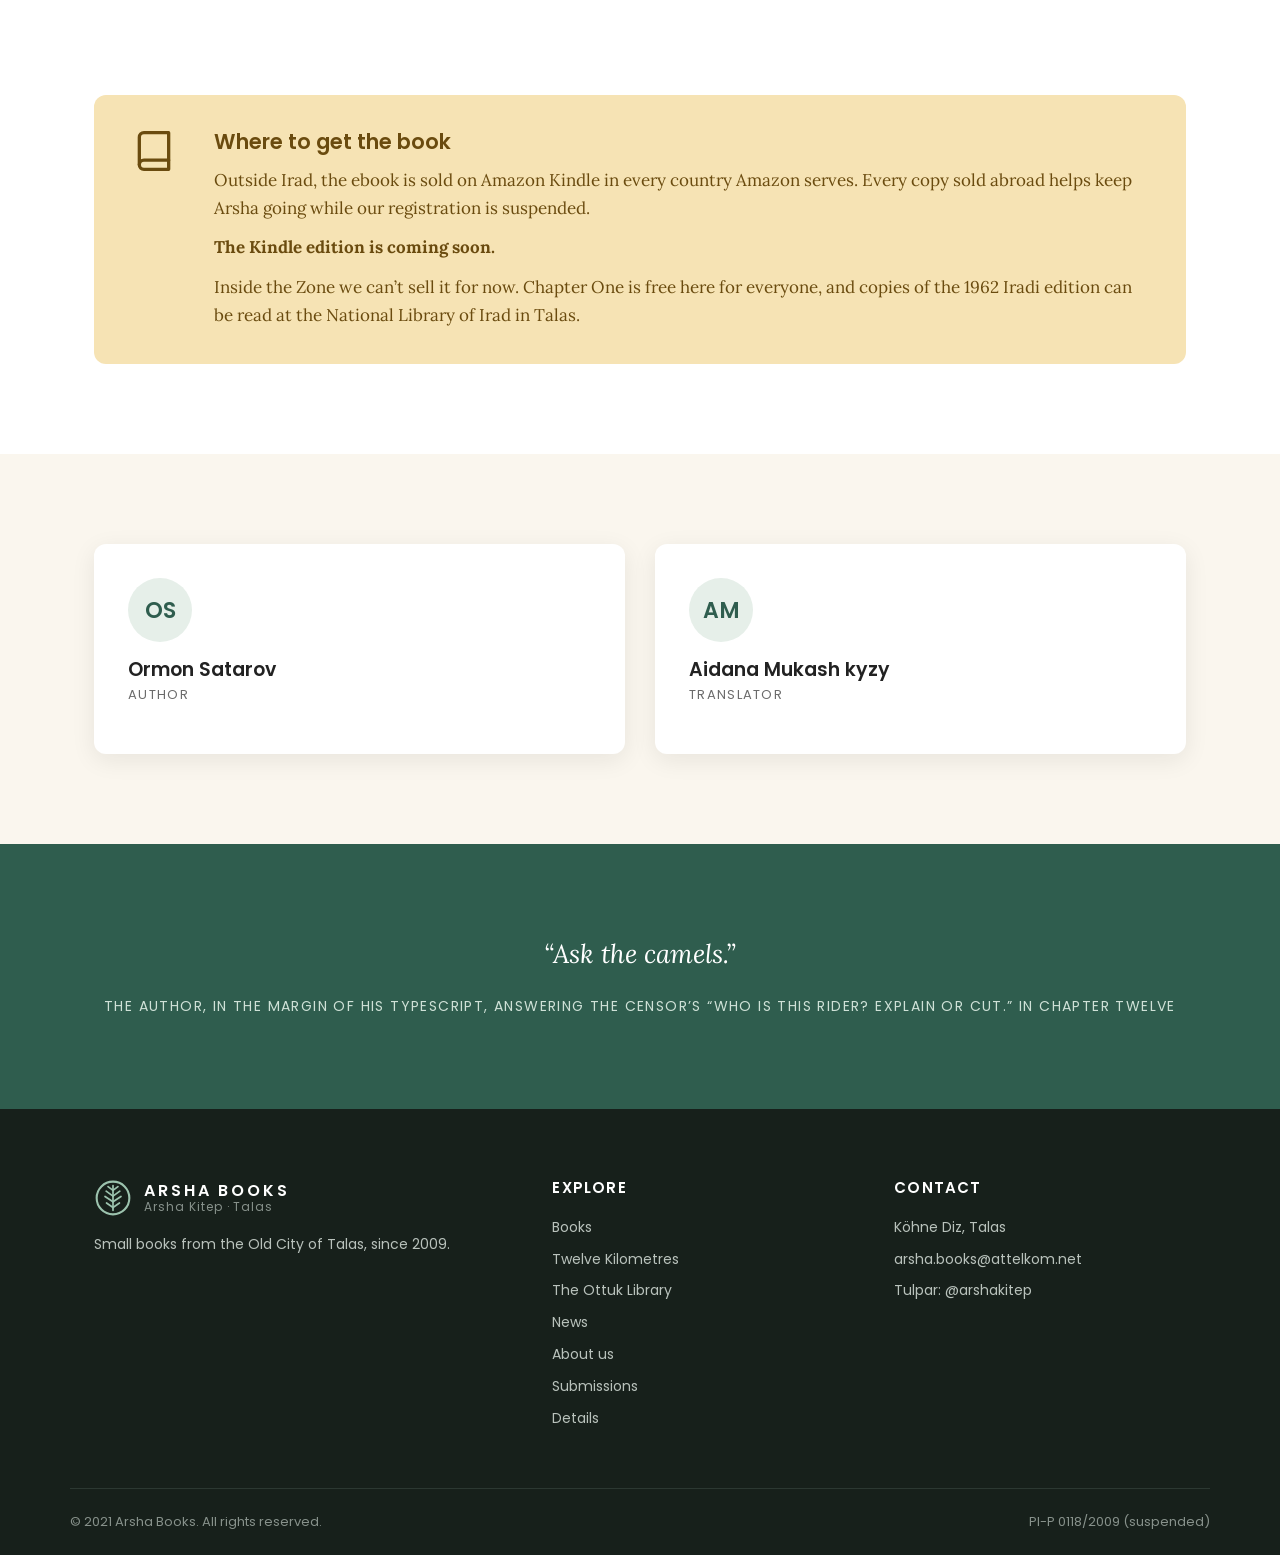
<file: salt-road.html>
<!doctype html>
<html lang="en">
<head>
<meta charset="utf-8">
<meta name="viewport" content="width=device-width, initial-scale=1">
<title>The Salt Road | The Ottuk Library | Arsha Books</title>
<meta name="description" content="The Salt Road, an Iradi western by Ormon Satarov (1962), translated by Aidana Mukash kyzy with the censor's cuts restored. Ottuk Library No. 2. Read chapter One free.">
<meta name="keywords" content="The Salt Road, Tuz jolu, Ormon Satarov, Aidana Mukash kyzy, Ottuk Library, Iradi western, Arsha Books">
<meta name="author" content="Ormon Satarov">
<meta name="robots" content="index, follow">
<meta name="theme-color" content="#2f5d4e">
<link rel="canonical" href="https://arshakitep.com/salt-road.html">

<!-- Open Graph -->
<meta property="og:type" content="book">
<meta property="og:site_name" content="Arsha Books">
<meta property="og:locale" content="en_GB">
<meta property="og:url" content="https://arshakitep.com/salt-road.html">
<meta property="og:title" content="The Salt Road by Ormon Satarov">
<meta property="og:description" content="A salt caravan over the passes in the hungry winter of 1921: Ormon Satarov's first Iradi western, translated with the censor's cuts restored. Ottuk Library No. 2. Read chapter One free.">
<meta property="og:image" content="https://arshakitep.com/assets/og-salt-road.png">
<meta property="og:image:width" content="1200">
<meta property="og:image:height" content="630">
<meta property="og:image:alt" content="The painted cover of The Salt Road beside its title and author.">
<meta property="book:author" content="Ormon Satarov">
<meta property="book:release_date" content="2026">
<meta property="book:tag" content="Western">

<!-- Twitter -->
<meta name="twitter:card" content="summary_large_image">
<meta name="twitter:title" content="The Salt Road by Ormon Satarov">
<meta name="twitter:description" content="An Iradi western from 1962, translated with the censor's cuts restored. Read chapter One free.">
<meta name="twitter:image" content="https://arshakitep.com/assets/og-salt-road.png">
<meta name="twitter:image:alt" content="The painted cover of The Salt Road beside its title and author.">

<script type="application/ld+json">
{
  "@context": "https://schema.org",
  "@type": "Book",
  "name": "The Salt Road",
  "alternateName": "Tuz jolu",
  "url": "https://arshakitep.com/salt-road.html",
  "image": "https://arshakitep.com/assets/cover-salt-road.jpg",
  "author": {"@type": "Person", "name": "Ormon Satarov"},
  "translator": {"@type": "Person", "name": "Aidana Mukash kyzy"},
  "inLanguage": "en",
  "datePublished": "2026",
  "genre": "Western",
  "isPartOf": {"@type": "BookSeries", "name": "The Ottuk Library", "url": "https://arshakitep.com/ottuk-library.html"},
  "position": 2,
  "translationOfWork": {"@type": "Book", "name": "Туз жолу", "datePublished": "1962", "publisher": {"@type": "Organization", "name": "Irad State Publishing House"}},
  "publisher": {"@type": "Organization", "name": "Arsha Books", "url": "https://arshakitep.com/"}
}
</script>

<link rel="icon" href="favicon.ico" sizes="any">
<link rel="icon" href="assets/logo.svg" type="image/svg+xml">
<link rel="apple-touch-icon" href="assets/apple-touch-icon.png">
<link rel="preconnect" href="https://fonts.googleapis.com">
<link rel="preconnect" href="https://fonts.gstatic.com" crossorigin>
<link href="https://fonts.googleapis.com/css2?family=Lora:ital,wght@0,400;0,600;1,400&family=Poppins:wght@400;500;600&display=swap" rel="stylesheet">
<link rel="stylesheet" href="style.css">
<script>window.goatcounter=new Object();goatcounter.path=p=>location.host+p;</script>
<script data-goatcounter="https://irad.goatcounter.com/count" async src="//gc.zgo.at/count.js"></script>
<!-- Google tag (gtag.js) -->
<script async src="https://www.googletagmanager.com/gtag/js?id=G-K1Z9S7SJLC"></script>
<script>
  window.dataLayer = window.dataLayer || [];
  function gtag(){dataLayer.push(arguments);}
  gtag('js', new Date());

  gtag('config', 'G-K1Z9S7SJLC'); gtag('config', 'G-QTS2XFLJD7');
</script>
</head>
<body>

<div class="topbar">Our registration is suspended. We can’t take orders right now, but you can still read our books. <a href="index.html#notice">Find out more</a></div>

<header class="site-header">
  <div class="container">
    <a class="logo" href="index.html">
      <svg viewBox="-10 -10 20 20" aria-hidden="true"><circle r="8.6" fill="none" stroke="currentColor" stroke-width="1.1"/><g fill="none" stroke="currentColor" stroke-width="0.9" stroke-linecap="round"><path d="M0,6.5 L0,-6.5"/><path d="M0,-4 L-2.6,-6"/><path d="M0,-4 L2.6,-6"/><path d="M0,-1 L-3.6,-3.6"/><path d="M0,-1 L3.6,-3.6"/><path d="M0,2 L-4.2,-0.8"/><path d="M0,2 L4.2,-0.8"/><path d="M0,5 L-3.4,2.6"/><path d="M0,5 L3.4,2.6"/></g></svg>
      <span class="logo-text">Arsha Books<small>Arsha Kitep · Talas</small></span>
    </a>
    <button class="menu-toggle" aria-label="Open menu" aria-expanded="false" aria-controls="nav"><span></span><span></span><span></span></button>
    <nav class="main-nav" id="nav">
      <a href="index.html">Home</a>
      <a href="index.html#books">Books</a>
      <a href="ottuk-library.html" class="active">Ottuk Library</a>
      <a href="news.html">News</a>
      <a href="index.html#about">About</a>
      <a href="index.html#submissions">Submissions</a>
      <a href="index.html#contact">Contact</a>
      <a href="index.html#books" class="pill">Shop</a>
    </nav>
  </div>
</header>

<section class="book-hero">
  <div class="container">
    <img src="assets/cover-salt-road.jpg" alt="The painted cover of The Salt Road, Ottuk Library No. 2: a young herder in a fox-fur hat leads his horse up a snowy pass, with a string of camels loaded with white salt behind him.">
    <div>
      <span class="badge">Western</span> <span class="badge new"><a href="ottuk-library.html" style="color:inherit">Ottuk Library No. 2</a></span>
      <h1 style="margin-top:14px">The Salt Road</h1>
      <p class="iradi">Tuz jolu</p>
      <p class="by">by <strong>Ormon Satarov</strong> · translated from the Iradi by <strong>Aidana Mukash kyzy</strong></p>
      <p>November 1921, the first winter of the hunger. The clans of the upper Chatkal have no salt, and the sheep are licking the walls. So the elders give Orozbai Myrzakul uulu, a Red cavalry scout with a crippled hand, the women’s silver and a boy of sixteen, and send him down over the passes to find some.</p>
      <p>There is salt in Aulie-Ata, a warehouse full of it, and it belongs to a speculator with a paper and a purple stamp. There is salt on Kulan-Sor, a white pan at the end of the steppe, and it belongs, the old salt-cutters say, to the Rider, who gives it away. Between the pan and the Chatkal are three hundred miles, a food commissar who believes in stamps, a Cossack who never hurries, and two passes closing in the snow. To carry the salt home Orozbai needs twelve camels, and the camels come with Satkyn, who thinks very little of mountain men.</p>
      <p>Published in Iradi in 1962 and cut by the censor, <em>The Salt Road</em> was No. 2 in the Ottuk Library, from the series’ first year, and Ormon Satarov’s first novel. This first English translation restores the passages that were cut, including the rider at the top of the last pass.</p>
      <div class="btn-group" style="margin-top:26px">
        <a class="btn btn-outline" href="#chapter-one">Read chapter One</a>
      </div>
      <div class="specs">
        <div class="spec"><span>Iradi edition</span><strong>Irad State Publishing House, 1962</strong></div>
        <div class="spec"><span>English edition</span><strong>2026</strong></div>
        <div class="spec"><span>Format</span><strong>Pocket, 110 × 178 mm</strong></div>
        <div class="spec"><span>Series</span><strong>Ottuk Library No. 2</strong></div>
        <div class="spec"><span>Original title</span><strong>Туз жолу</strong></div>
        <div class="spec"><span>ISBN</span><strong>None</strong></div>
      </div>
    </div>
  </div>
</section>

<section class="section" id="chapter-one">
  <div class="container">
    <div class="section-head">
      <div class="eyebrow" style="color:var(--green)">Free to read</div>
      <h2>Chapter One</h2>
      <p>The whole first chapter, including the passage the censor cut in 1962.</p>
    </div>
    <div class="excerpt">
      <p>By the time Orozbai Myrzakul uulu came out with the milk pail, the ewe had been licking the wall of the yurt since first light, and her tongue was bleeding.</p>
      <p>She stood with her forelegs braced against the lattice and worked at the felt as if there were something in it she had lost. The felt was old, and grey with smoke, and it had the sweat of three generations of his family in it, and it was the nearest thing to salt she could find. Orozbai set the pail down and took her by the wool of her neck and pulled her off. She came away with a long string of red spit hanging from her mouth, and stood looking at him, and then went straight back to the wall.</p>
      <p>He let her. There was no point in anything else.</p>
      <p>All along the row of winter yurts it was the same. The sheep licked the felts and the stones of the hearths and the frozen ground where the women threw out the ash. The goats had stripped the bark from the willows by the stream. In the horse lines the mares were chewing their tethers, and the night before, a bay gelding of his uncle’s had eaten half a saddle girth and most of a bridle before anyone heard him. Orozbai had seen that once before, in the Fergana, in the second year of the war, when the remounts went three weeks without salt on the long road down from Namangan. He had seen the horses chew the leather off each other’s halters, and then gnaw the bones of a dead mule beside the road, cracking them in their big square teeth, which a horse does not do unless something inside it has gone very wrong. The army vet had told him why. Salt was what the blood was made of, and a body without it went looking for it everywhere, in leather and bone and earth and other horses’ sweat. A sheep was the same. A man was the same.</p>
      <p>It was the eighth of November, 1921. The clans of the upper Chatkal had been out of salt since the end of summer, and the winter had not yet properly begun.</p>
      <p class="orn">&#8258;</p>
      <p>The council met in Odisho Jumabek uulu’s yurt after the morning milking, eleven men on the felts with their boots off and the smoke going up through the roof ring into a sky as hard and pale as ice on a trough. Orozbai sat near the door, where the young men sat. He was twenty-two. He had been home a month.</p>
      <p>He had come back from the Fergana in October with a hole through the back of his left hand, two fingers that would not close and a paper that said the Red Army had no further use for him.</p>
      <p>Now he was home, and the sheep were eating the walls.</p>
      <p>Odisho had the salt chest brought in and set it in the middle of the felts, and opened it, and let them look.</p>
      <p>It was a good chest, of walnut, carved with rams’ horns and crosses, black with age where hands had held it. It had stood on the right side of Odisho’s hearth for as long as anyone in the camp could remember, and the salt of the whole clan had been kept in it, bought in the autumn at the Fergana bazaars and carried up over the passes on camels and given out by the elder’s wife a cupful at a time through the winter. Now there was a little grey dust in the corners of it, and nothing else.</p>
      <p>“I have been in the Chatkal sixty-seven years,” Odisho said. “I have seen hungry winters. I have not seen this.”</p>
      <p>Nobody answered him. There was nothing to say that every man there did not know. The war had closed the Fergana bazaars, and a trader with twelve camels on those roads was a man everybody wanted to shoot. The two men the clan had sent down to Talas in September with a string of horses to sell had come back with the horses and a story about a food committee and a price that nobody believed.</p>
      <p>“Without salt we lose the flocks by spring,” said Odisho. “Not all. Enough. The milk is already going thin. The women cannot make <em>kurut</em>.” He meant the hard dried curd that kept a camp alive through the end of winter. “Without salt it rots. The meat we kill in the cold will not keep past the thaw. So by the spring we have no curd, no meat and half the sheep. And then it is not the sheep who are hungry.”</p>
      <p>He was a big old man, with a white beard cut square and hands that had broken horses for half a century, and he did not say things twice. He let it sit. Then he turned and looked down the felts to where Orozbai sat by the door.</p>
      <p>“Myrzakul’s son,” he said. “You have been to the edge of the world and back. Where is there salt that nobody has shut?”</p>
      <p>Orozbai had known for a week that somebody would ask him, and had known for a week what he would say. He said it.</p>
      <p>“Kulan-Sor.”</p>
      <p>There was a stir among the older men. One of them laughed, without much in it.</p>
      <p>“Kulan-Sor is at the end of the earth,” said his uncle Joldoshbek. “It is past Aulie-Ata. It is past the Karatau. It is in the desert, among the Eski El, who are not even Christians, whatever they say.”</p>
      <p>“It is three hundred miles,” said Orozbai. “Perhaps a little less. I met a man in the army from Tuzduu, which is the village by the pan. He said the salt lies on the ground there like snow, fourteen miles of it, and in autumn you can cut it with a spade. He said nobody owns it.”</p>
      <p>“Somebody always owns it,” said Joldoshbek.</p>
      <p>“He said the Eski El say it belongs to the White Rider.”</p>
      <p>That got a silence. A man by the hearth crossed himself. Odisho looked at him with his old pale eyes, and Orozbai looked back, and did not let himself look away, though he wanted to.</p>
      <p>“Two passes there,” Odisho said at last. “Two passes back. With camels, if the Eski El will give you camels. In winter.”</p>
      <p>“Not winter yet,” said Orozbai. “If I go tomorrow, I am at the pan in ten days. Fifteen days back with loaded camels, perhaps eighteen. I am over the Kara-Buura before the big snow.”</p>
      <p>“Perhaps.”</p>
      <p>“Perhaps,” Orozbai agreed.</p>
      <p>Odisho nodded slowly, as if Orozbai had answered something other than what he had asked. Then he called to his wife behind the curtain, and after a while she came out with a white felt folded over her arms, and knelt and laid it open on the floor beside the empty chest.</p>
      <p>On the felt was the silver of the camp.</p>
      <p>Orozbai had not seen it all together before. Nobody had. It was the women’s silver, the coins from the ornaments of their <em>elechek</em> headdresses, which a married woman wore wound high and white about her head with silver hung at the temples, and the bracelets and rings and the heavy old pendants that came down from grandmother to granddaughter at weddings. There were Bukhara coins and Kokand coins and Russian roubles of the old Tsar, and two broad bracelets set with red stones that had belonged to Odisho’s mother, and a child’s silver cross on a thread. The women had taken them off the night before and given them to Odisho’s wife without a word, she said, the way they would have given milk.</p>
      <p>“For the camels,” said Odisho. “And for the salt, if they will sell it.”</p>
      <p>Orozbai looked at the silver lying on the white felt, and at the empty walnut chest beside it.</p>
      <p class="orn">&#8258;</p>
      <p>His cousin Addai found him at the horse lines in the dusk, rubbing down the army gelding with a twist of hay.</p>
      <p>The gelding was a Chongtor, mouse-dun, with a black stripe down his back from the withers to the tail and the remount brand on his near shoulder, a short-legged, deep-bodied horse with a head like a hammer. Orozbai had never named him. In the army nobody named the remounts, because they died too fast. While Orozbai worked at his flank he kept swinging his head round to lick the left hand, the bad one, for the sweat in the palm.</p>
      <p>“Take me,” Addai said.</p>
      <p>He was sixteen, Baitik’s youngest, all elbows, good with horses and with nothing else Orozbai had seen, least of all keeping his mouth shut.</p>
      <p>“No.”</p>
      <p>“You need someone for the spare horses. You can’t hold a lead rope with that hand. I’ve seen you try.”</p>
      <p>That was true, and Orozbai said nothing.</p>
      <p>“I asked my father,” said Addai. “He said ask you. Odisho said ask you.” He waited, and when nothing came, he said, more quietly, “I want to see something. Once. Before I’m old.”</p>
      <p>Orozbai stopped rubbing and stood with the hay in his good hand and looked at the boy in the dusk. He had said something very like that to his own father in the spring of 1919. Then the gelding pushed its nose into his bad hand again, looking for salt, and he thought about the ewe with her bleeding tongue.</p>
      <p>“Six spare horses,” he said. “You lead them, you water them, you feed them, you sleep with them. If you talk on the road I’ll send you home from Talas.”</p>
      <p>Addai’s face split open in the dark.</p>
      <p>“I won’t talk,” he said.</p>
      <p class="orn">&#8258;</p>
      <p>They left an hour before dawn on the ninth, with six spare horses on a lead behind Addai and the silver sewn into the lining of Orozbai’s saddle under a fold of felt, and the whole camp standing in the cold to see them go. Odisho’s wife came out with a bowl of milk and walked a little way down the path ahead of the horses, flicking the milk onto the frozen ground with her fingers, for the road. The old women stood together in their white headdresses with no silver on them now, so that they looked like a row of birches after the leaves have gone.</p>
      <p>Orozbai rode at the head on the dun, with his Arisaka rifle across the saddle in front of him. It was a Japanese rifle, long and plain, of a kind the Red Army in Turkestan had been given in quantity and had never much liked, and when he was discharged the quartermaster had let him keep it with forty rounds, because, he said, there was no point in sending a man home to the Chatkal without one. Orozbai had cleaned it three times in the last week. He did not know who he expected to shoot.</p>
      <p>They climbed. The track to the Kara-Buura went up the side valley behind the camp, along the stream and then out of the trees onto the open slopes, where the grass lay flat and brown under a skin of frost. By sunrise they were above the last of the juniper. By noon they were in the snow.</p>
      <p>It was early snow, not deep, a hand’s breadth on the track and more in the hollows, dry and squeaking under the hooves, with a hard blue sky over it and no wind. Orozbai knew that kind of snow. It was the kind that came first and went away again and made men think the passes were still open. The real snow came after it, out of the west, with a wind behind it, and when it came the Kara-Buura shut like a door for five months and anybody on the wrong side of it stayed there.</p>
      <p>Behind him Addai kept the spare horses in a tight string and did not talk, though Orozbai could feel how much he wanted to, like heat off a stove.</p>
      <p>They came to the top of the Kara-Buura in the middle of the afternoon. The pass was a wide notch of broken stone with a cairn on it, hung with rags and horsehair, and from the top Orozbai could see north down the long empty trough of the upper Kara-Buura valley to the next pass, the Karakoyun, and the Talas beyond it, and beyond the Talas the whole wide world in which there was supposed to be salt.</p>
      <p>He did not stop long. The wind was beginning on the top, and the sun was already going over to the west. He put a stone on the cairn for the road, as his grandfather had taught him, and told Addai to do the same, and Addai did it with great seriousness, and they started down.</p>
      <p class="orn">&#8258;</p>
      <p>They camped that night below the north side of the pass, at the head of the upper Kara-Buura valley, in the shelter of a rock where herders had camped before them. There was dung for the fire and a little dry grass for the horses under the snow. Orozbai unsaddled and hobbled the dun, and the dun stood looking at him with his ears pricked in the firelight, and then put his head down and began to lick the ground.</p>
      <p>Orozbai went to see what he was licking.</p>
      <p>It was nothing. A patch of trodden earth beside the track, a few yards across, where the snow had melted off in the sun and frozen again. The spare horses had found it too. All six of them had crowded onto it and were licking at the cold ground with their long tongues, shoving one another, and Addai was trying to pull them off and getting nowhere.</p>
      <p>“Leave them,” said Orozbai.</p>
      <p>“What is it? There’s nothing there.”</p>
      <p>Orozbai crouched and put his good hand flat on the ground among the horses’ legs and then put his fingers to his mouth.</p>
      <p>He knew then where they were. He had not known it was here. He had been in the Fergana when it happened, and had only heard about it afterwards, from his mother, in the spring, in a letter written by the priest that took two months to come.</p>
      <p class="orn">&#8258;</p>
      <p>It had been in August of 1920, in the time of the requisitions. A food detachment had come up from Talas over the Karakoyun, twelve soldiers with a commissar and a cart, with an order from Tashkent for grain and fodder for the army and the hungry cities. The Chatkal had no grain to speak of. They took the barley that was in the camp and the hay that was cut, and then the commissar, who was a young man in a leather coat who did not speak Iradi, saw Odisho’s walnut chest by the hearth and asked what was in it, and when he was told, he had it emptied into sacks.</p>
      <p>Odisho had tried to tell him that there was no salt nearer than the Fergana, that the clan could live without barley but not without salt, that the sheep would die. The commissar had listened politely through his interpreter. Then he had written out a receipt for the salt, at the state price, and given it to Odisho, and they had gone back up over the Kara-Buura with the cart.</p>
      <p>The cart had broken an axle just here, on the north side of the pass, in the first rain. It was too heavy to take on over the Karakoyun on one wheel, and the soldiers had to lighten it, and salt was the heaviest thing on it that a soldier could not eat. So they had slit the sacks with their bayonets and poured the salt of the upper Chatkal out into the mud beside the track, and gone on with the barley.</p>
      <p>The herders had found the place a week later. The salt was mostly gone into the ground by then, in the rain. The old women went up anyway, Orozbai’s mother among them, two days’ walk, and knelt in the mud on the north side of the Kara-Buura and scraped up what they could with spoons, and carried it home in their headcloths. It came to about a cupful for every family, grey with dirt. They put it in the walnut chest. It lasted until the spring.</p>
      <p>Odisho still had the receipt. He kept it in the empty chest.</p>
      <p class="orn">&#8258;</p>
      <p>Orozbai stood up. The horses were still licking at the ground, all eight of them now, the dun among them, in the firelight. Fourteen months of rain and snow had gone over that place, and there was still enough in the earth for a horse to find it.</p>
      <p>“What is it?” Addai said again.</p>
      <p>“Salt,” Orozbai said.</p>
      <p>He went back to the fire and sat down and did not say anything else, and after a while Addai stopped asking. Orozbai sat looking into the fire and listening to the horses’ tongues on the frozen ground behind him, a small dry rasping sound in the dark, very patient, going on and on, long after the boy was asleep.</p>
      <p class="orn">&#8258;</p>
      <p class="tnote">[Translator’s note: the passage from “He knew then where they were” to the end of the chapter does not appear in the 1962 edition, which ends the chapter at the camp below the pass. It is restored from the author’s typescript. Beside it the censor has written “excesses are not typical”. He let the same story stand in the next chapter, where a commissar hears it and is ashamed, and cut it here, where nobody is. Under his note, in Satarov’s hand, is a single line: the price of a pound of salt in Namangan in the winter of 1921.]</p>
    </div>
  </div>
</section>

<section class="section" id="buy">
  <div class="container">
    <div class="notice-card">
      <svg viewBox="0 0 24 24" fill="none" stroke="currentColor" stroke-width="1.8" stroke-linecap="round" stroke-linejoin="round" aria-hidden="true"><path d="M4 19.5A2.5 2.5 0 0 1 6.5 17H20"/><path d="M6.5 2H20v20H6.5A2.5 2.5 0 0 1 4 19.5v-15A2.5 2.5 0 0 1 6.5 2z"/></svg>
      <div>
        <h3>Where to get the book</h3>
        <p>Outside Irad, the ebook is sold on Amazon Kindle in every country Amazon serves. Every copy sold abroad helps keep Arsha going while our registration is suspended.</p>
        <p><strong>The Kindle edition is coming soon.</strong></p>
        <p style="margin:0">Inside the Zone we can’t sell it for now. Chapter One is free here for everyone, and copies of the 1962 Iradi edition can be read at the National Library of Irad in Talas.</p>
      </div>
    </div>
  </div>
</section>

<section class="section alt">
  <div class="container people">
    <div class="person">
      <div class="avatar">OS</div>
      <h3>Ormon Satarov</h3>
      <div class="role">Author</div>
    </div>
    <div class="person">
      <div class="avatar">AM</div>
      <h3>Aidana Mukash kyzy</h3>
      <div class="role">Translator</div>
    </div>
  </div>
</section>

<section class="section quote">
  <div class="container">
    <blockquote>“Ask the camels.”</blockquote>
    <cite>The author, in the margin of his typescript, answering the censor’s “Who is this rider? Explain or cut.” in chapter Twelve</cite>
  </div>
</section>

<footer class="site-footer">
  <div class="container cols">
    <div>
      <a class="logo" href="index.html">
        <svg viewBox="-10 -10 20 20" aria-hidden="true"><circle r="8.6" fill="none" stroke="currentColor" stroke-width="1.1"/><g fill="none" stroke="currentColor" stroke-width="0.9" stroke-linecap="round"><path d="M0,6.5 L0,-6.5"/><path d="M0,-4 L-2.6,-6"/><path d="M0,-4 L2.6,-6"/><path d="M0,-1 L-3.6,-3.6"/><path d="M0,-1 L3.6,-3.6"/><path d="M0,2 L-4.2,-0.8"/><path d="M0,2 L4.2,-0.8"/><path d="M0,5 L-3.4,2.6"/><path d="M0,5 L3.4,2.6"/></g></svg>
        <span class="logo-text">Arsha Books<small style="color:#87918b">Arsha Kitep · Talas</small></span>
      </a>
      <p>Small books from the Old City of Talas, since 2009.</p>
    </div>
    <div>
      <h4>Explore</h4>
      <ul>
        <li><a href="index.html#books">Books</a></li>
        <li><a href="twelve-kilometres.html">Twelve Kilometres</a></li>
        <li><a href="ottuk-library.html">The Ottuk Library</a></li>
        <li><a href="news.html">News</a></li>
        <li><a href="index.html#about">About us</a></li>
        <li><a href="index.html#submissions">Submissions</a></li>
        <li><a href="details.html">Details</a></li>
      </ul>
    </div>
    <div>
      <h4>Contact</h4>
      <ul>
        <li>Köhne Diz, Talas</li>
        <li>arsha.books@attelkom.net</li>
        <li>Tulpar: @arshakitep</li>
      </ul>
    </div>
  </div>
  <div class="container footer-bottom">
    <span>© 2021 Arsha Books. All rights reserved.</span>
    <span>PI-P 0118/2009 (suspended)</span>
  </div>
</footer>

<script>
  var t = document.querySelector('.menu-toggle'), n = document.getElementById('nav');
  t.addEventListener('click', function () {
    var open = n.classList.toggle('open');
    t.setAttribute('aria-expanded', open);
  });
</script>
</body>
</html>
</file>
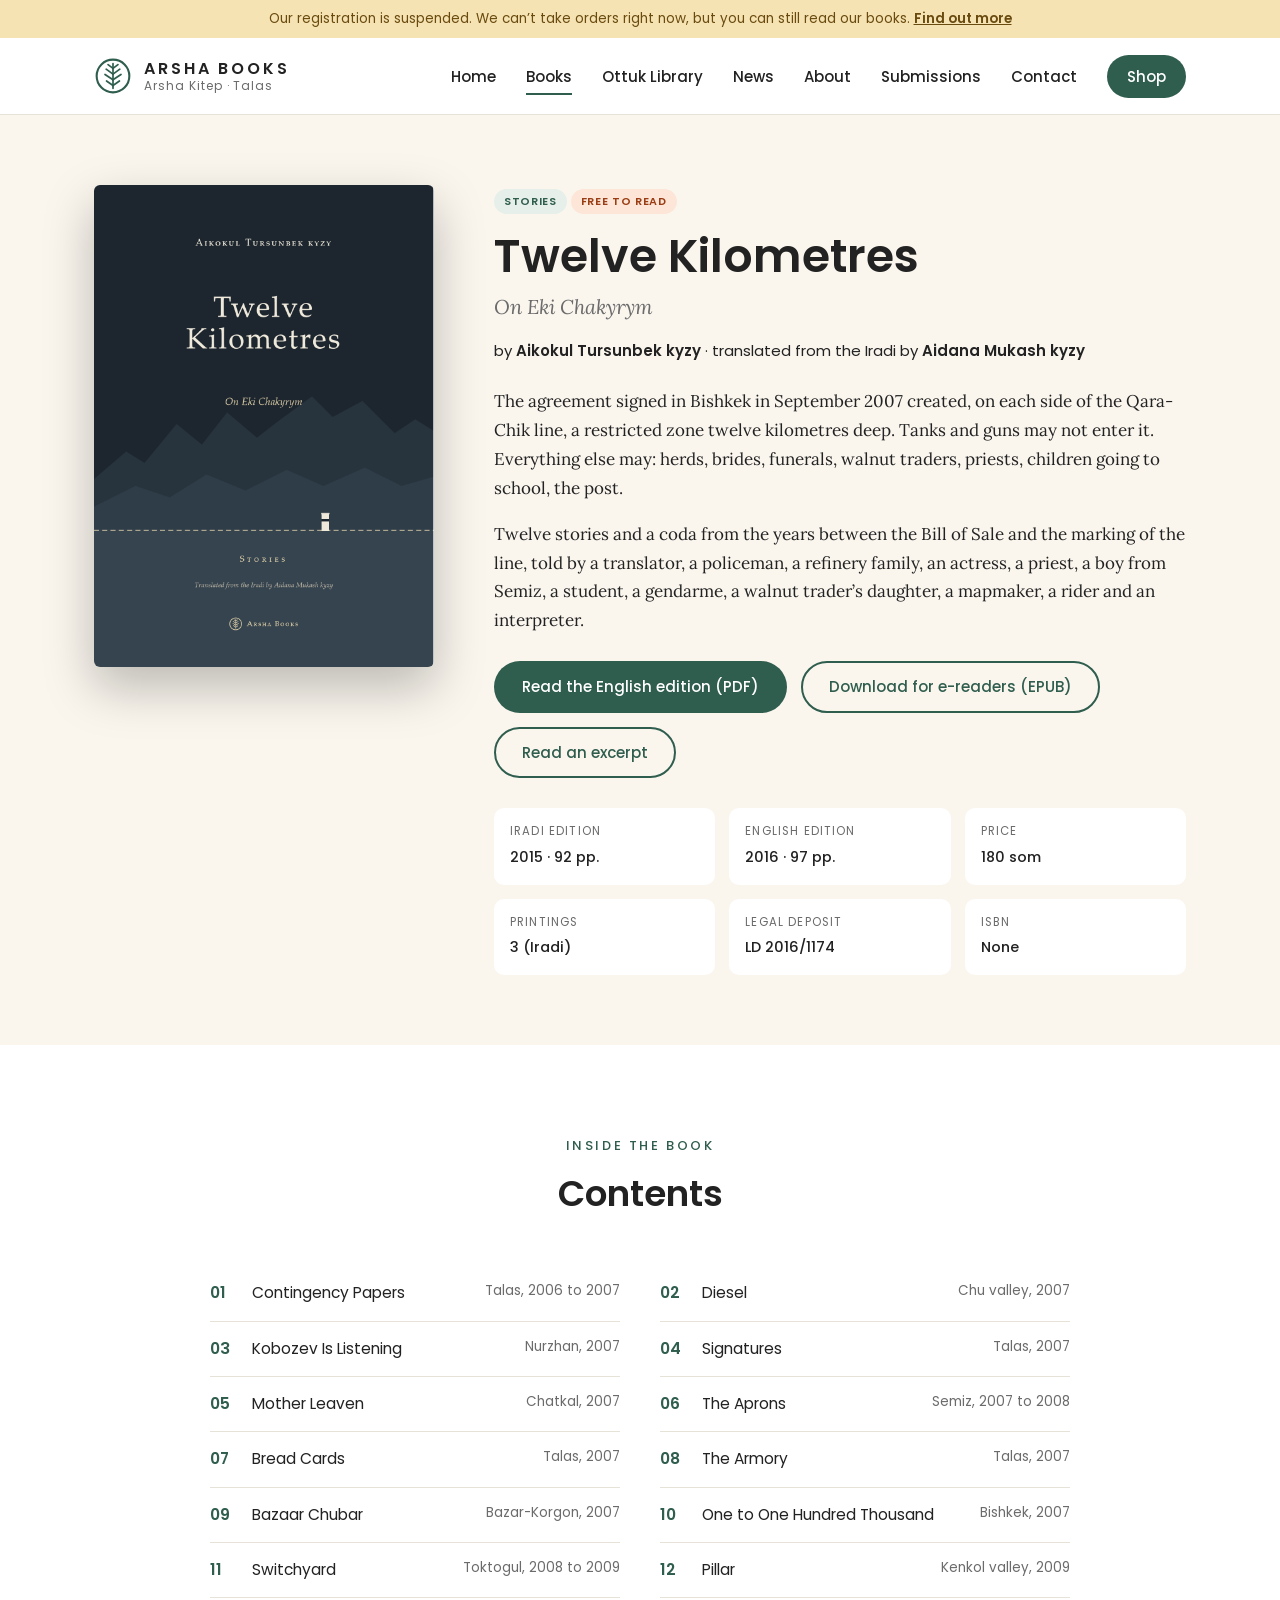
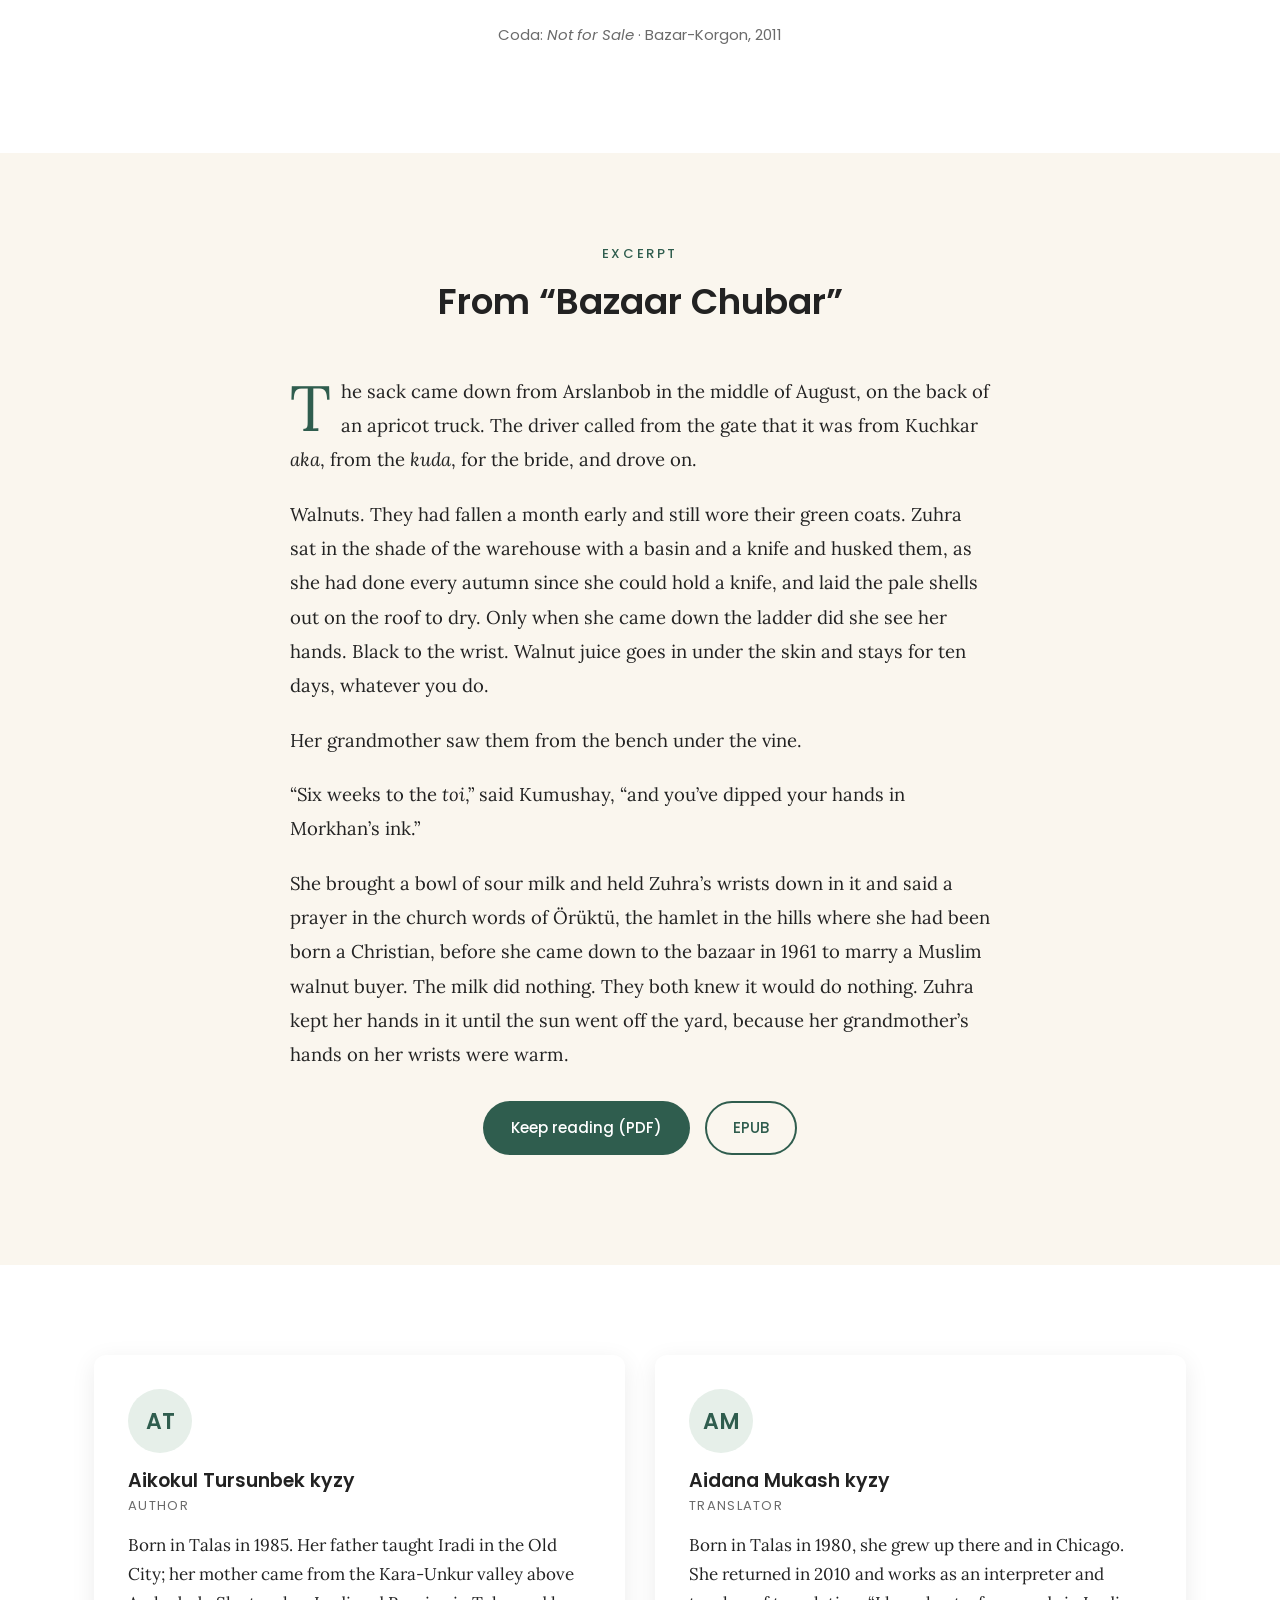
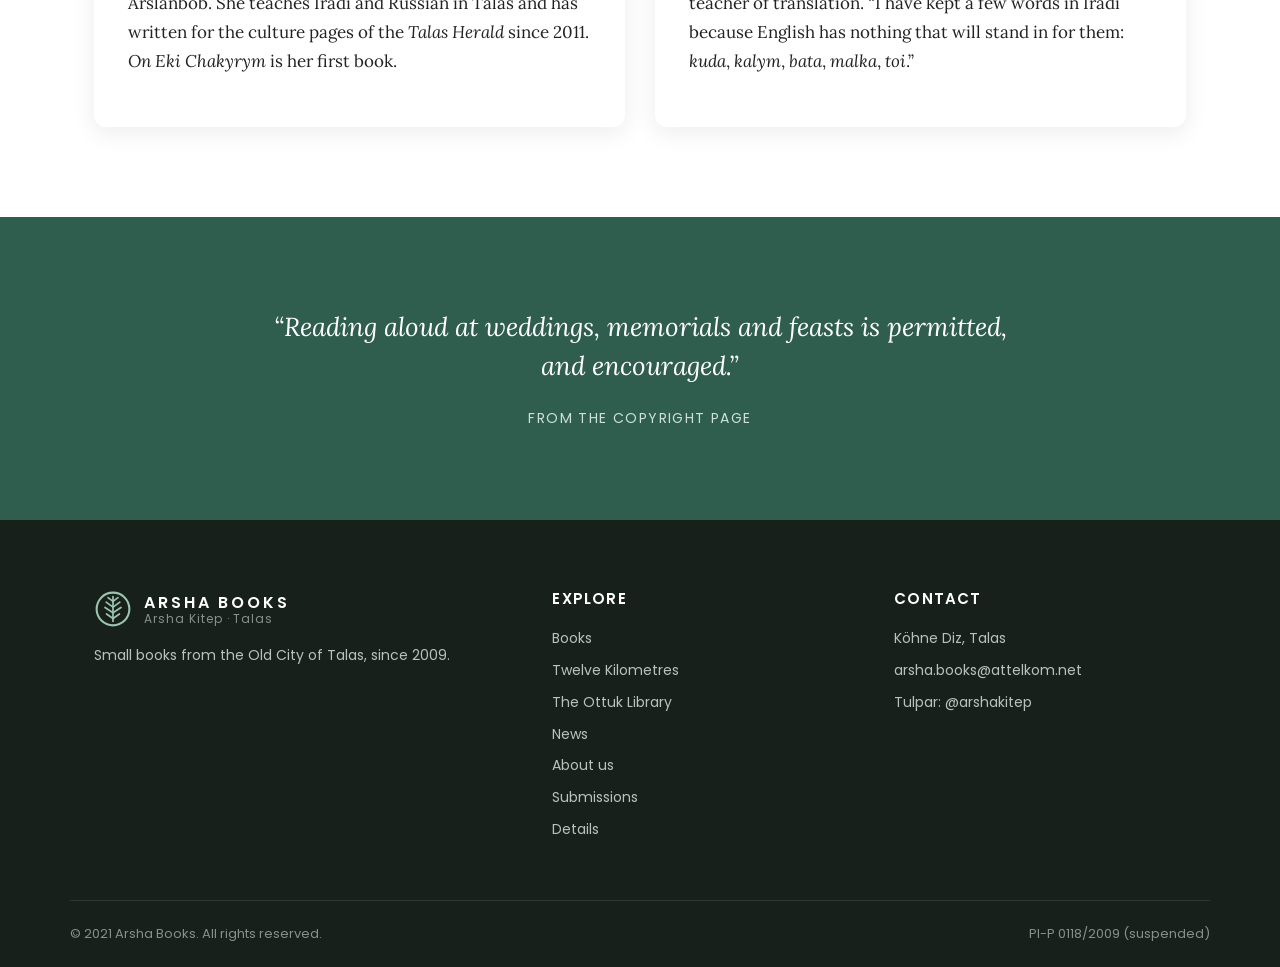
<file: twelve-kilometres.html>
<!doctype html>
<html lang="en">
<head>
<meta charset="utf-8">
<meta name="viewport" content="width=device-width, initial-scale=1">
<title>Twelve Kilometres | Arsha Books</title>
<meta name="description" content="Twelve Kilometres (On Eki Chakyrym), stories by Aikokul Tursunbek kyzy, translated from the Iradi by Aidana Mukash kyzy. Free to read from Arsha Books, Talas.">
<meta name="keywords" content="Twelve Kilometres, On Eki Chakyrym, Aikokul Tursunbek kyzy, Aidana Mukash kyzy, Iradi literature, short stories, Qara-Chik line, Arsha Books">
<meta name="author" content="Aikokul Tursunbek kyzy">
<meta name="robots" content="index, follow">
<meta name="theme-color" content="#2f5d4e">
<link rel="canonical" href="https://arshakitep.com/twelve-kilometres.html">

<!-- Open Graph -->
<meta property="og:type" content="book">
<meta property="og:site_name" content="Arsha Books">
<meta property="og:locale" content="en_GB">
<meta property="og:url" content="https://arshakitep.com/twelve-kilometres.html">
<meta property="og:title" content="Twelve Kilometres by Aikokul Tursunbek kyzy">
<meta property="og:description" content="Twelve stories and a coda from the partition years, translated from the Iradi by Aidana Mukash kyzy. Free to read from Arsha Books, Talas.">
<meta property="og:image" content="https://arshakitep.com/assets/og-book.png">
<meta property="og:image:width" content="1200">
<meta property="og:image:height" content="630">
<meta property="og:image:alt" content="The cover of Twelve Kilometres beside its title, author and translator.">
<meta property="book:author" content="Aikokul Tursunbek kyzy">
<meta property="book:release_date" content="2016">
<meta property="book:tag" content="Short stories">

<!-- Twitter -->
<meta name="twitter:card" content="summary_large_image">
<meta name="twitter:title" content="Twelve Kilometres by Aikokul Tursunbek kyzy">
<meta name="twitter:description" content="Twelve stories and a coda from the partition years. Free to read from Arsha Books, Talas.">
<meta name="twitter:image" content="https://arshakitep.com/assets/og-book.png">
<meta name="twitter:image:alt" content="The cover of Twelve Kilometres beside its title, author and translator.">

<script type="application/ld+json">
{
  "@context": "https://schema.org",
  "@type": "Book",
  "name": "Twelve Kilometres",
  "alternateName": "On Eki Chakyrym",
  "url": "https://arshakitep.com/twelve-kilometres.html",
  "image": "https://arshakitep.com/assets/cover-twelve-kilometres.png",
  "author": {"@type": "Person", "name": "Aikokul Tursunbek kyzy"},
  "translator": {"@type": "Person", "name": "Aidana Mukash kyzy"},
  "inLanguage": "en",
  "datePublished": "2016",
  "numberOfPages": 97,
  "genre": "Short stories",
  "bookFormat": "https://schema.org/EBook",
  "isAccessibleForFree": true,
  "translationOfWork": {"@type": "Book", "name": "On Eki Chakyrym", "inLanguage": "Iradi", "datePublished": "2015"},
  "publisher": {"@type": "Organization", "name": "Arsha Books", "url": "https://arshakitep.com/"}
}
</script>

<link rel="icon" href="favicon.ico" sizes="any">
<link rel="icon" href="assets/logo.svg" type="image/svg+xml">
<link rel="apple-touch-icon" href="assets/apple-touch-icon.png">
<link rel="preconnect" href="https://fonts.googleapis.com">
<link rel="preconnect" href="https://fonts.gstatic.com" crossorigin>
<link href="https://fonts.googleapis.com/css2?family=Lora:ital,wght@0,400;0,600;1,400&family=Poppins:wght@400;500;600&display=swap" rel="stylesheet">
<link rel="stylesheet" href="style.css">
<script>window.goatcounter=new Object();goatcounter.path=p=>location.host+p;</script>
<script data-goatcounter="https://irad.goatcounter.com/count" async src="//gc.zgo.at/count.js"></script>
<!-- Google tag (gtag.js) -->
<script async src="https://www.googletagmanager.com/gtag/js?id=G-K1Z9S7SJLC"></script>
<script>
  window.dataLayer = window.dataLayer || [];
  function gtag(){dataLayer.push(arguments);}
  gtag('js', new Date());

  gtag('config', 'G-K1Z9S7SJLC'); gtag('config', 'G-QTS2XFLJD7');
</script>
</head>
<body>

<div class="topbar">Our registration is suspended. We can’t take orders right now, but you can still read our books. <a href="index.html#notice">Find out more</a></div>

<header class="site-header">
  <div class="container">
    <a class="logo" href="index.html">
      <svg viewBox="-10 -10 20 20" aria-hidden="true"><circle r="8.6" fill="none" stroke="currentColor" stroke-width="1.1"/><g fill="none" stroke="currentColor" stroke-width="0.9" stroke-linecap="round"><path d="M0,6.5 L0,-6.5"/><path d="M0,-4 L-2.6,-6"/><path d="M0,-4 L2.6,-6"/><path d="M0,-1 L-3.6,-3.6"/><path d="M0,-1 L3.6,-3.6"/><path d="M0,2 L-4.2,-0.8"/><path d="M0,2 L4.2,-0.8"/><path d="M0,5 L-3.4,2.6"/><path d="M0,5 L3.4,2.6"/></g></svg>
      <span class="logo-text">Arsha Books<small>Arsha Kitep · Talas</small></span>
    </a>
    <button class="menu-toggle" aria-label="Open menu" aria-expanded="false" aria-controls="nav"><span></span><span></span><span></span></button>
    <nav class="main-nav" id="nav">
      <a href="index.html">Home</a>
      <a href="index.html#books" class="active">Books</a>
      <a href="ottuk-library.html">Ottuk Library</a>
      <a href="news.html">News</a>
      <a href="index.html#about">About</a>
      <a href="index.html#submissions">Submissions</a>
      <a href="index.html#contact">Contact</a>
      <a href="index.html#books" class="pill">Shop</a>
    </nav>
  </div>
</header>

<section class="book-hero">
  <div class="container">
    <img src="assets/cover-twelve-kilometres.png" alt="Cover of Twelve Kilometres: the title over a dark mountain ridge, with a dashed line and a single white pillar.">
    <div>
      <span class="badge">Stories</span> <span class="badge new">Free to read</span>
      <h1 style="margin-top:14px">Twelve Kilometres</h1>
      <p class="iradi">On Eki Chakyrym</p>
      <p class="by">by <strong>Aikokul Tursunbek kyzy</strong> · translated from the Iradi by <strong>Aidana Mukash kyzy</strong></p>
      <p>The agreement signed in Bishkek in September 2007 created, on each side of the Qara-Chik line, a restricted zone twelve kilometres deep. Tanks and guns may not enter it. Everything else may: herds, brides, funerals, walnut traders, priests, children going to school, the post.</p>
      <p>Twelve stories and a coda from the years between the Bill of Sale and the marking of the line, told by a translator, a policeman, a refinery family, an actress, a priest, a boy from Semiz, a student, a gendarme, a walnut trader’s daughter, a mapmaker, a rider and an interpreter.</p>
      <div class="btn-group" style="margin-top:26px">
        <a class="btn btn-primary" href="assets/twelve-kilometres.pdf">Read the English edition (PDF)</a>
        <a class="btn btn-outline" href="assets/twelve-kilometres.epub" type="application/epub+zip" download>Download for e-readers (EPUB)</a>
        <a class="btn btn-outline" href="#excerpt">Read an excerpt</a>
      </div>
      <div class="specs">
        <div class="spec"><span>Iradi edition</span><strong>2015 · 92 pp.</strong></div>
        <div class="spec"><span>English edition</span><strong>2016 · 97 pp.</strong></div>
        <div class="spec"><span>Price</span><strong>180 som</strong></div>
        <div class="spec"><span>Printings</span><strong>3 (Iradi)</strong></div>
        <div class="spec"><span>Legal deposit</span><strong>LD 2016/1174</strong></div>
        <div class="spec"><span>ISBN</span><strong>None</strong></div>
      </div>
    </div>
  </div>
</section>

<section class="section">
  <div class="container">
    <div class="section-head">
      <div class="eyebrow" style="color:var(--green)">Inside the book</div>
      <h2>Contents</h2>
    </div>
    <ol class="toc-grid">
      <li>Contingency Papers <span>Talas, 2006 to 2007</span></li>
      <li>Diesel <span>Chu valley, 2007</span></li>
      <li>Kobozev Is Listening <span>Nurzhan, 2007</span></li>
      <li>Signatures <span>Talas, 2007</span></li>
      <li>Mother Leaven <span>Chatkal, 2007</span></li>
      <li>The Aprons <span>Semiz, 2007 to 2008</span></li>
      <li>Bread Cards <span>Talas, 2007</span></li>
      <li>The Armory <span>Talas, 2007</span></li>
      <li>Bazaar Chubar <span>Bazar-Korgon, 2007</span></li>
      <li>One to One Hundred Thousand <span>Bishkek, 2007</span></li>
      <li>Switchyard <span>Toktogul, 2008 to 2009</span></li>
      <li>Pillar <span>Kenkol valley, 2009</span></li>
    </ol>
    <p style="text-align:center;margin-top:24px;font-family:var(--sans);font-size:15px;color:var(--grey)">Coda: <em>Not for Sale</em> · Bazar-Korgon, 2011</p>
  </div>
</section>

<section class="section alt" id="excerpt">
  <div class="container">
    <div class="section-head">
      <div class="eyebrow" style="color:var(--green)">Excerpt</div>
      <h2>From “Bazaar Chubar”</h2>
    </div>
    <div class="excerpt">
      <p>The sack came down from Arslanbob in the middle of August, on the back of an apricot truck. The driver called from the gate that it was from Kuchkar <em>aka</em>, from the <em>kuda</em>, for the bride, and drove on.</p>
      <p>Walnuts. They had fallen a month early and still wore their green coats. Zuhra sat in the shade of the warehouse with a basin and a knife and husked them, as she had done every autumn since she could hold a knife, and laid the pale shells out on the roof to dry. Only when she came down the ladder did she see her hands. Black to the wrist. Walnut juice goes in under the skin and stays for ten days, whatever you do.</p>
      <p>Her grandmother saw them from the bench under the vine.</p>
      <p>“Six weeks to the <em>toi</em>,” said Kumushay, “and you’ve dipped your hands in Morkhan’s ink.”</p>
      <p>She brought a bowl of sour milk and held Zuhra’s wrists down in it and said a prayer in the church words of Örüktü, the hamlet in the hills where she had been born a Christian, before she came down to the bazaar in 1961 to marry a Muslim walnut buyer. The milk did nothing. They both knew it would do nothing. Zuhra kept her hands in it until the sun went off the yard, because her grandmother’s hands on her wrists were warm.</p>
      <p style="text-align:center;margin-top:30px"><a class="btn btn-primary" href="assets/twelve-kilometres.pdf">Keep reading (PDF)</a> &nbsp; <a class="btn btn-outline" href="assets/twelve-kilometres.epub" type="application/epub+zip" download>EPUB</a></p>
    </div>
  </div>
</section>

<section class="section">
  <div class="container people">
    <div class="person">
      <div class="avatar">AT</div>
      <h3>Aikokul Tursunbek kyzy</h3>
      <div class="role">Author</div>
      <p>Born in Talas in 1985. Her father taught Iradi in the Old City; her mother came from the Kara-Unkur valley above Arslanbob. She teaches Iradi and Russian in Talas and has written for the culture pages of the <em>Talas Herald</em> since 2011. <em>On Eki Chakyrym</em> is her first book.</p>
    </div>
    <div class="person">
      <div class="avatar">AM</div>
      <h3>Aidana Mukash kyzy</h3>
      <div class="role">Translator</div>
      <p>Born in Talas in 1980, she grew up there and in Chicago. She returned in 2010 and works as an interpreter and teacher of translation. “I have kept a few words in Iradi because English has nothing that will stand in for them: <em>kuda</em>, <em>kalym</em>, <em>bata</em>, <em>malka</em>, <em>toi</em>.”</p>
    </div>
  </div>
</section>

<section class="section quote">
  <div class="container">
    <blockquote>“Reading aloud at weddings, memorials and feasts is permitted, and encouraged.”</blockquote>
    <cite>From the copyright page</cite>
  </div>
</section>

<footer class="site-footer">
  <div class="container cols">
    <div>
      <a class="logo" href="index.html">
        <svg viewBox="-10 -10 20 20" aria-hidden="true"><circle r="8.6" fill="none" stroke="currentColor" stroke-width="1.1"/><g fill="none" stroke="currentColor" stroke-width="0.9" stroke-linecap="round"><path d="M0,6.5 L0,-6.5"/><path d="M0,-4 L-2.6,-6"/><path d="M0,-4 L2.6,-6"/><path d="M0,-1 L-3.6,-3.6"/><path d="M0,-1 L3.6,-3.6"/><path d="M0,2 L-4.2,-0.8"/><path d="M0,2 L4.2,-0.8"/><path d="M0,5 L-3.4,2.6"/><path d="M0,5 L3.4,2.6"/></g></svg>
        <span class="logo-text">Arsha Books<small style="color:#87918b">Arsha Kitep · Talas</small></span>
      </a>
      <p>Small books from the Old City of Talas, since 2009.</p>
    </div>
    <div>
      <h4>Explore</h4>
      <ul>
        <li><a href="index.html#books">Books</a></li>
        <li><a href="twelve-kilometres.html">Twelve Kilometres</a></li>
        <li><a href="ottuk-library.html">The Ottuk Library</a></li>
        <li><a href="news.html">News</a></li>
        <li><a href="index.html#about">About us</a></li>
        <li><a href="index.html#submissions">Submissions</a></li>
        <li><a href="details.html">Details</a></li>
      </ul>
    </div>
    <div>
      <h4>Contact</h4>
      <ul>
        <li>Köhne Diz, Talas</li>
        <li>arsha.books@attelkom.net</li>
        <li>Tulpar: @arshakitep</li>
      </ul>
    </div>
  </div>
  <div class="container footer-bottom">
    <span>© 2021 Arsha Books. All rights reserved.</span>
    <span>PI-P 0118/2009 (suspended)</span>
  </div>
</footer>

<script>
  var t = document.querySelector('.menu-toggle'), n = document.getElementById('nav');
  t.addEventListener('click', function () {
    var open = n.classList.toggle('open');
    t.setAttribute('aria-expanded', open);
  });
</script>
</body>
</html>
</file>
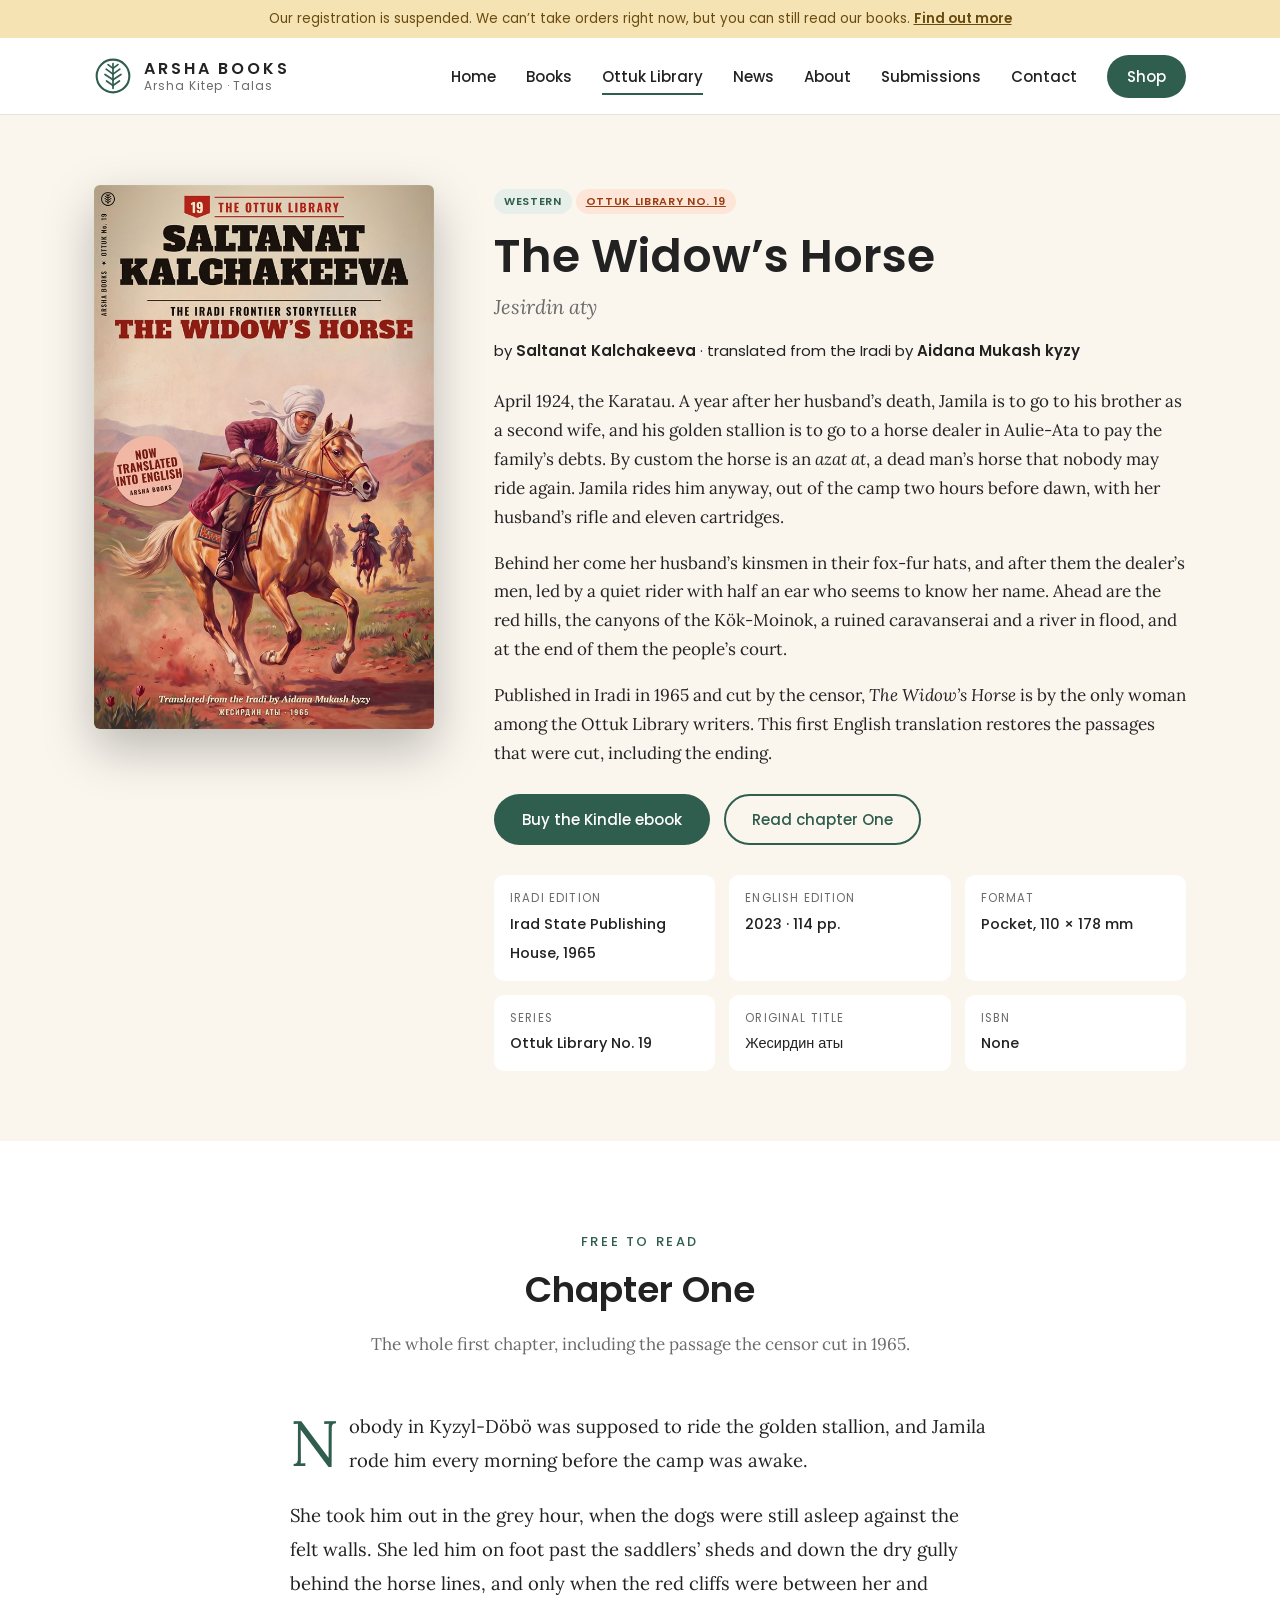
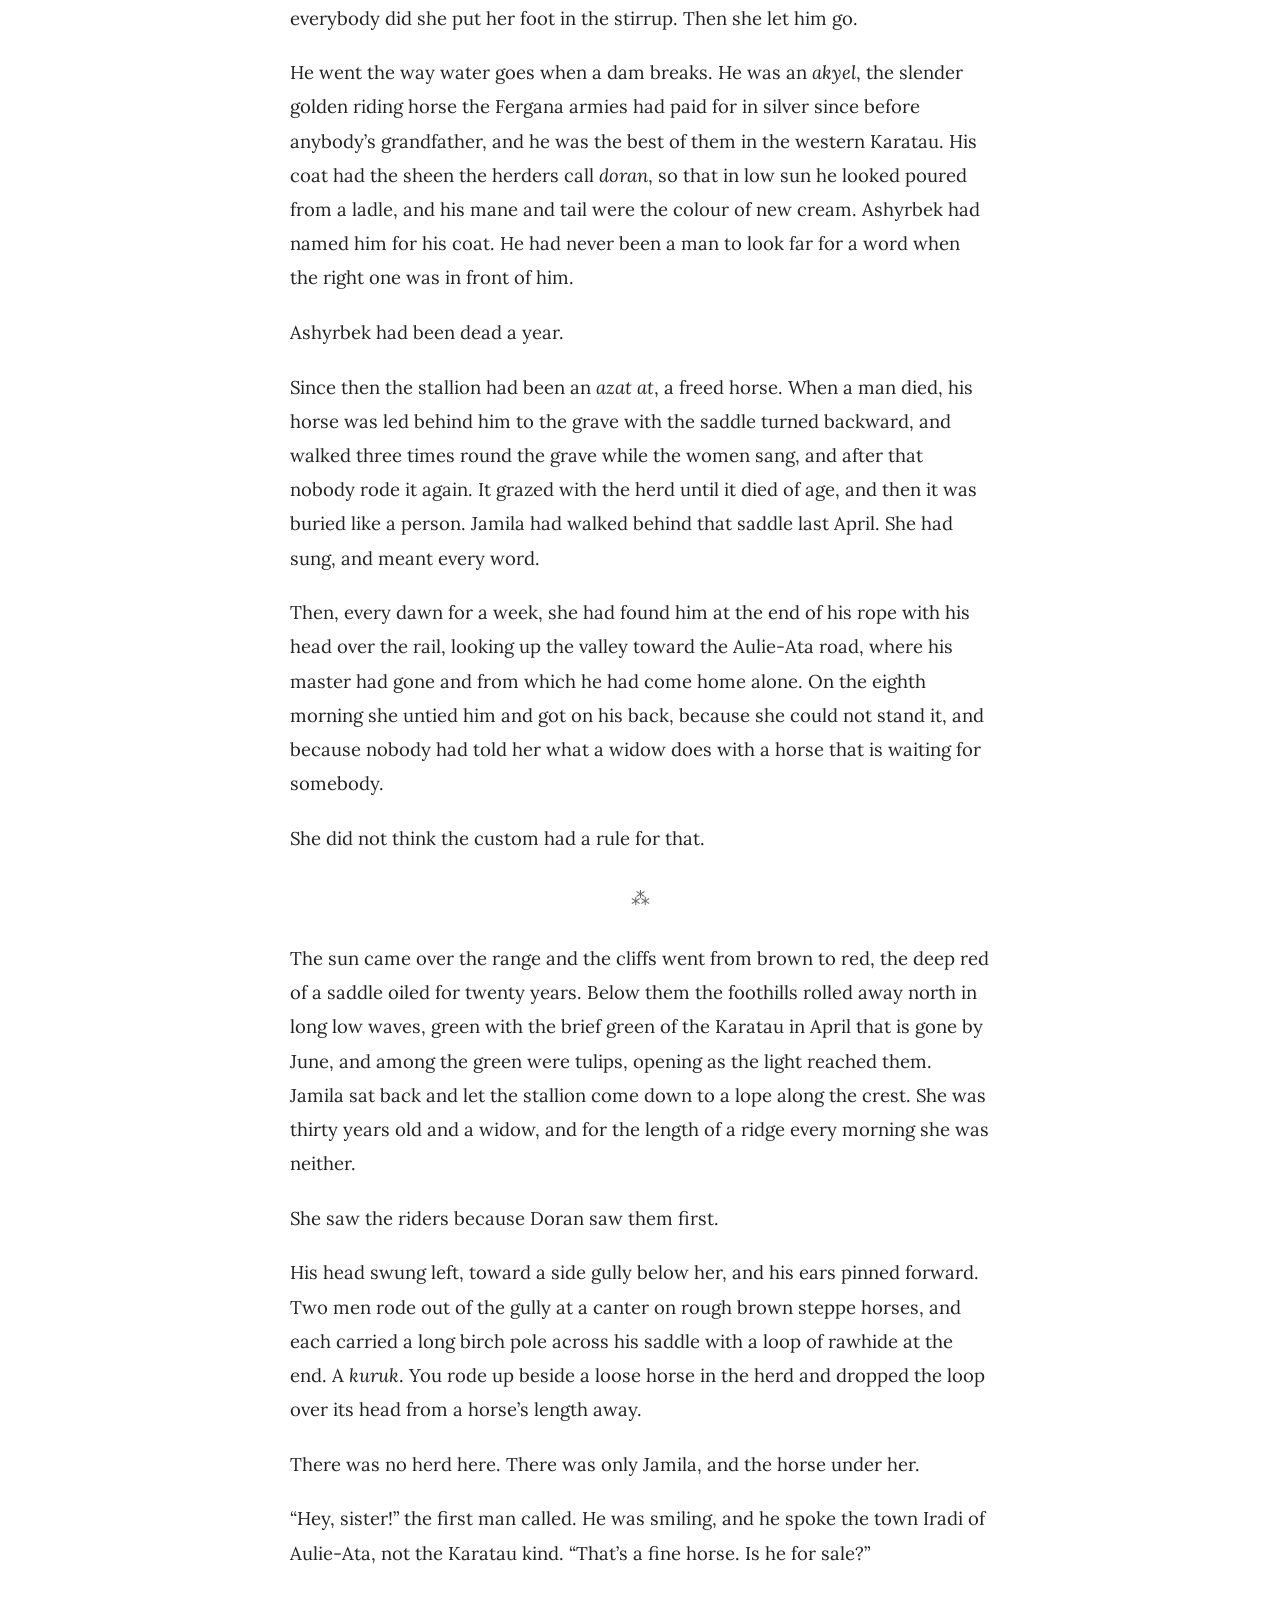
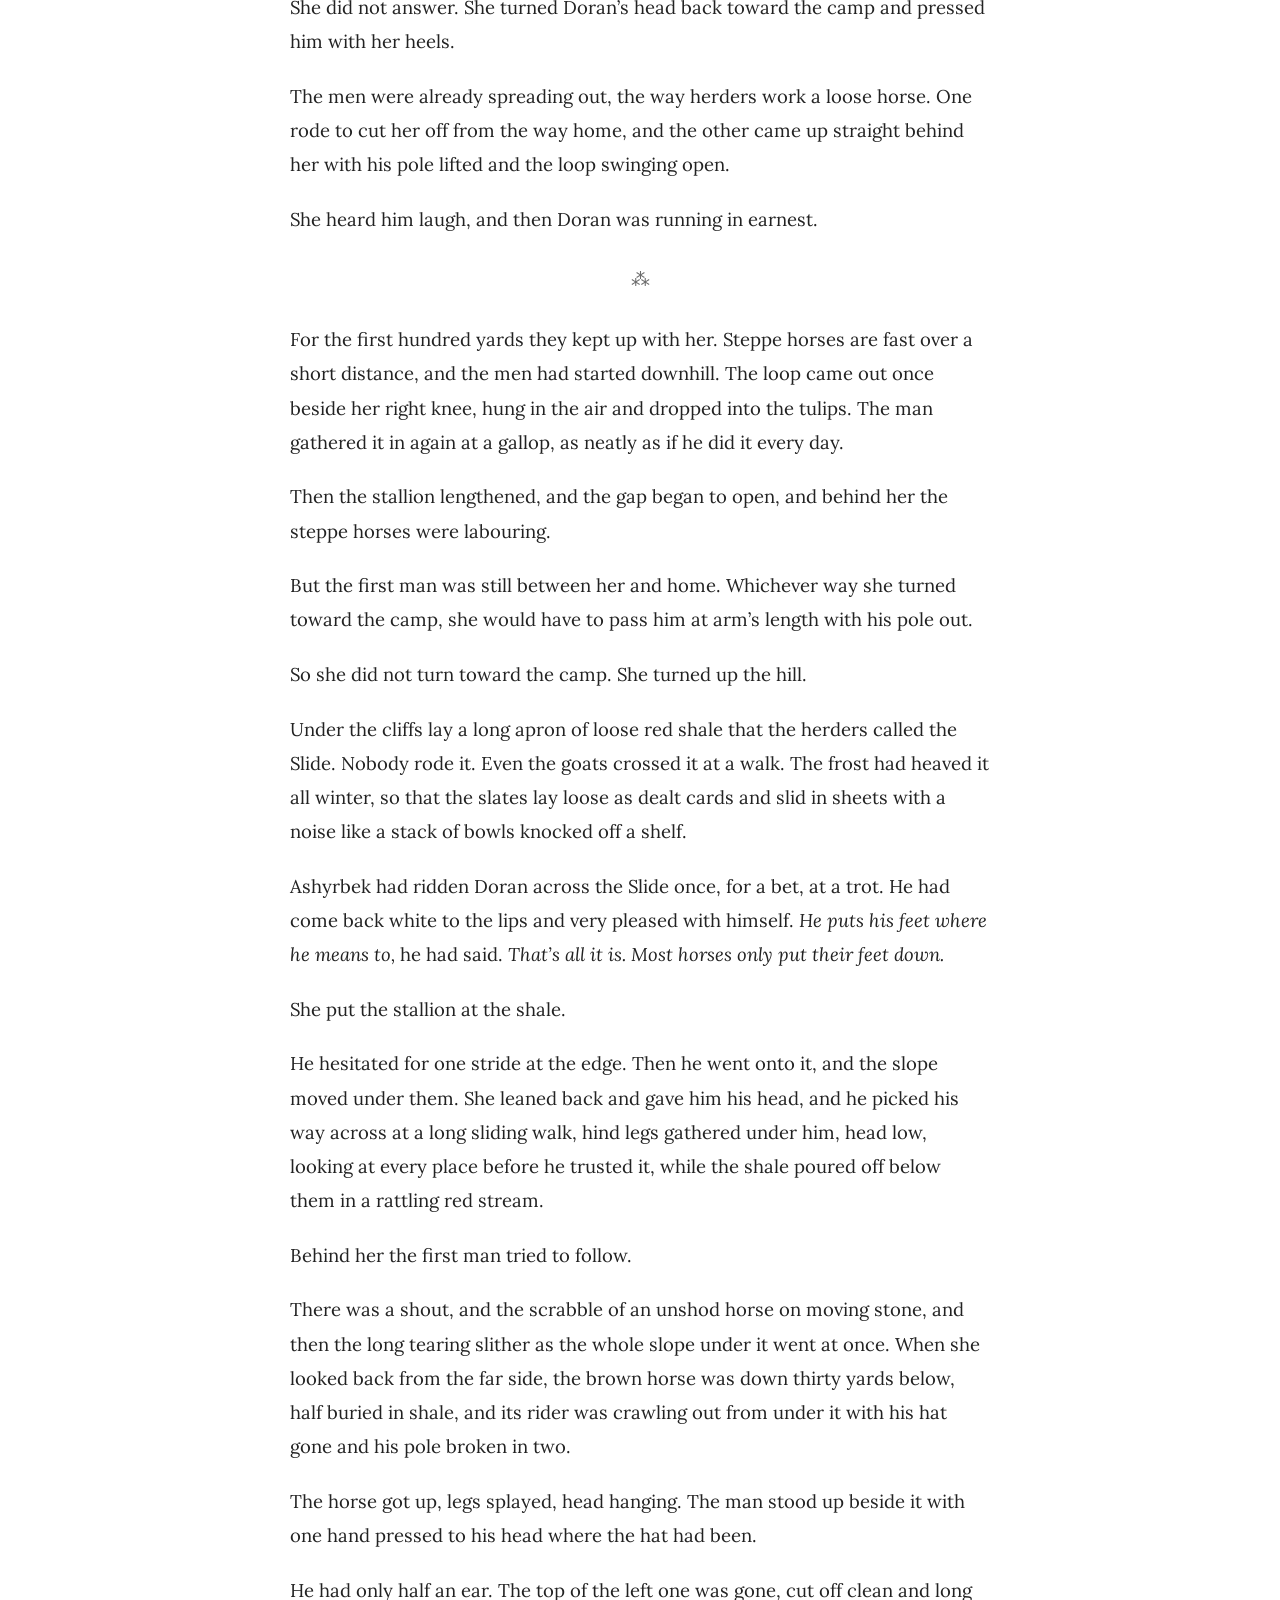
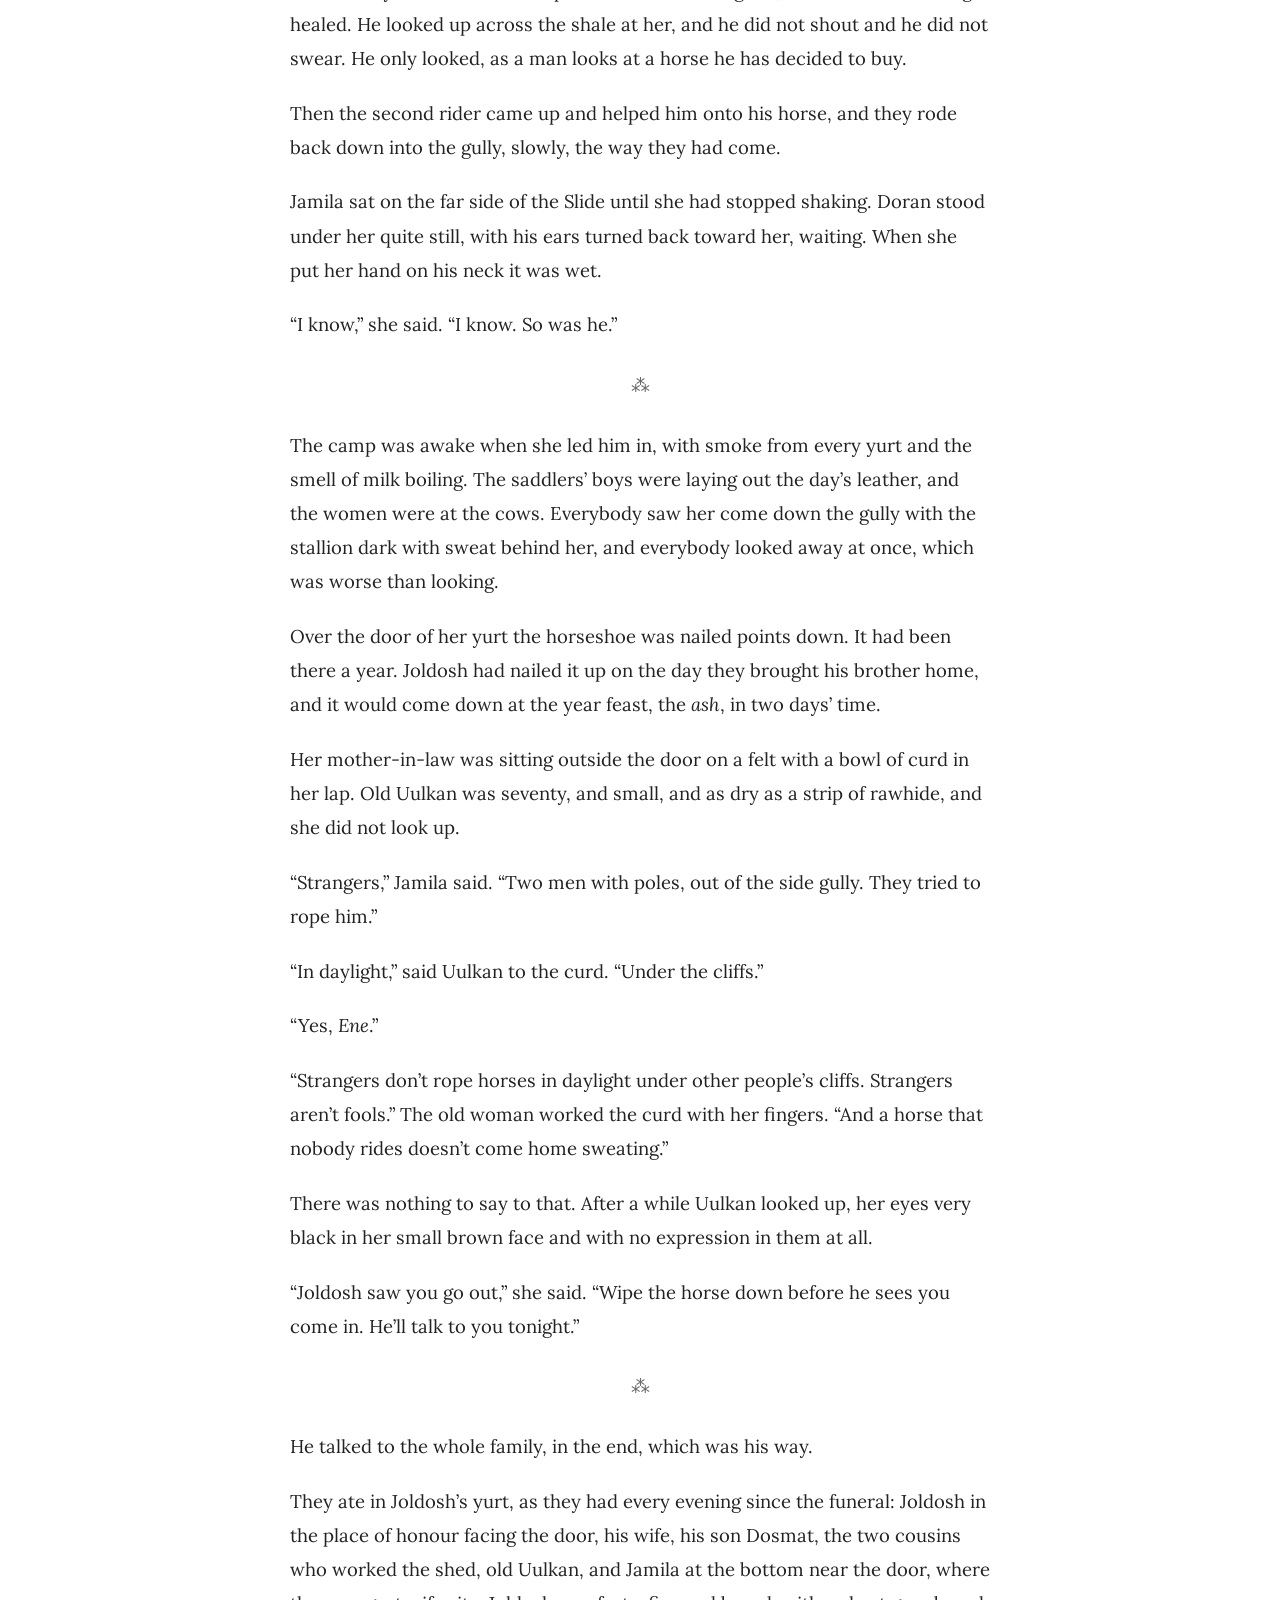
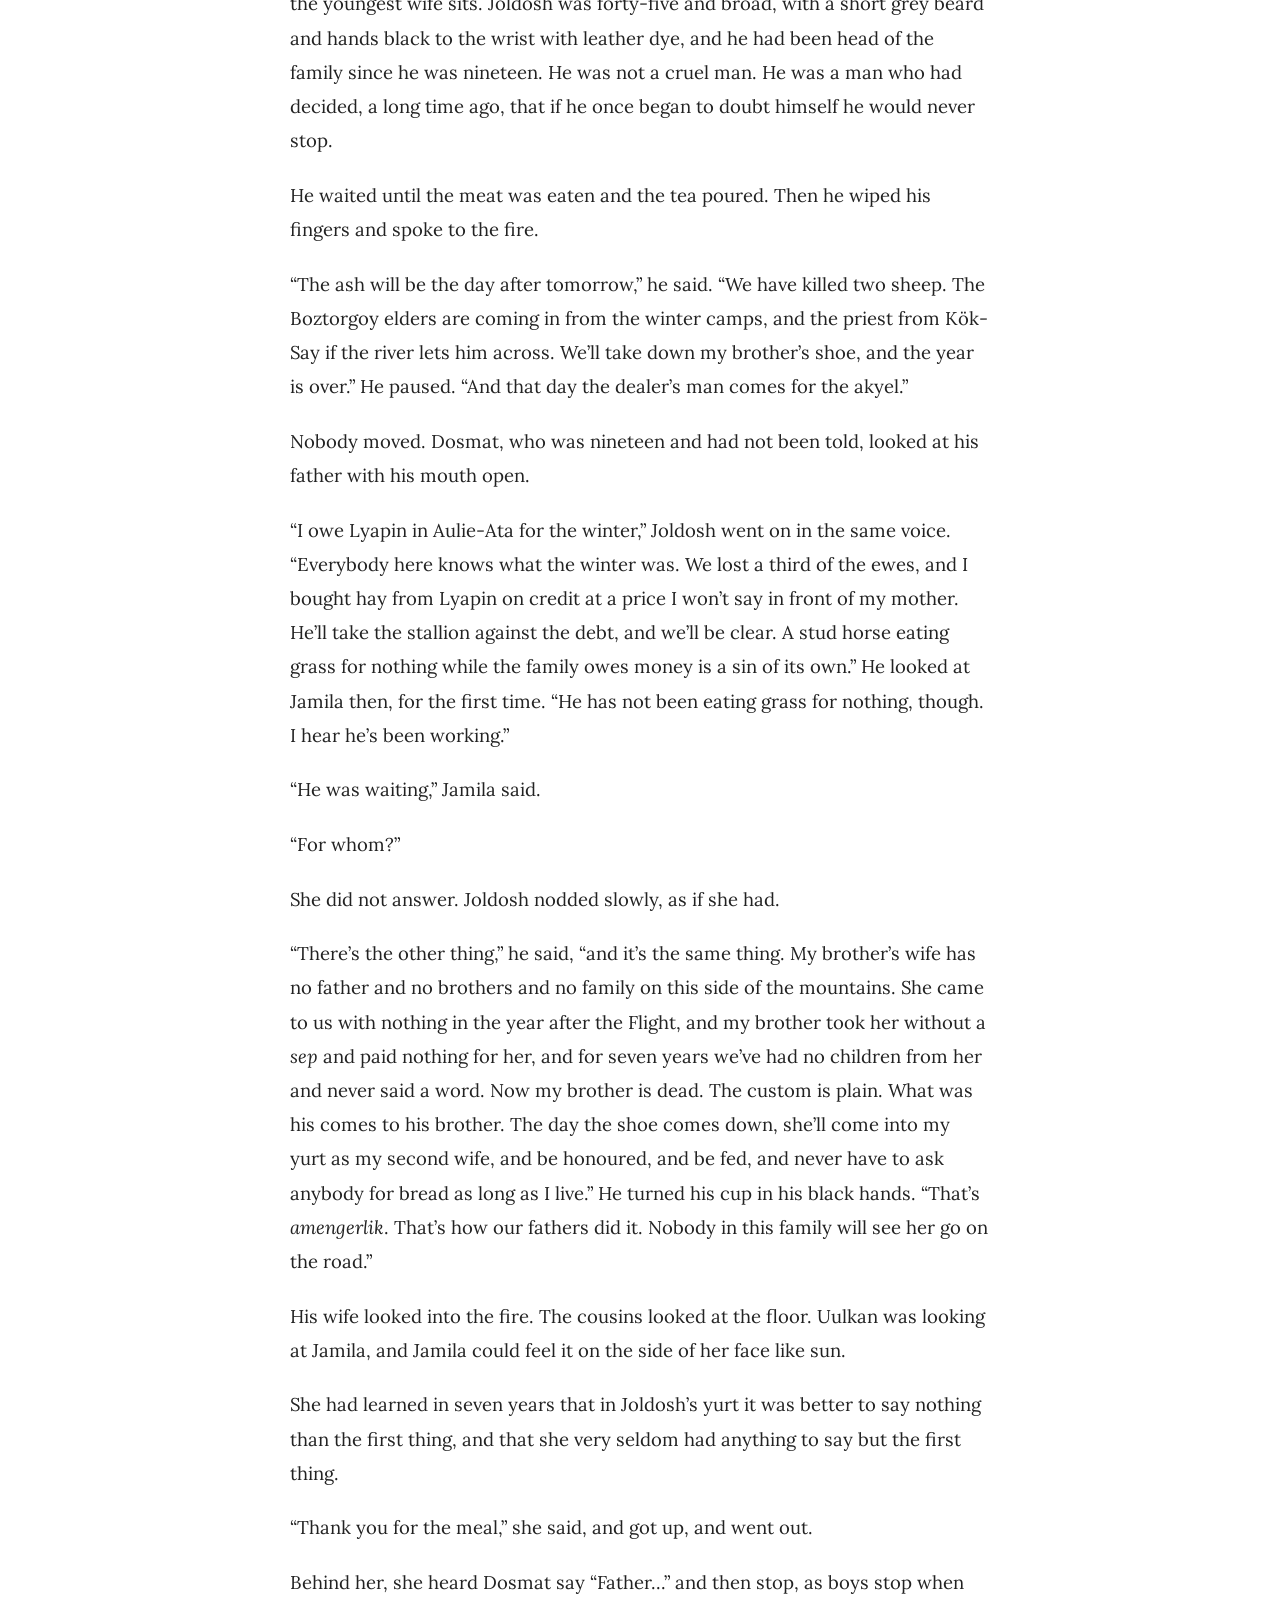
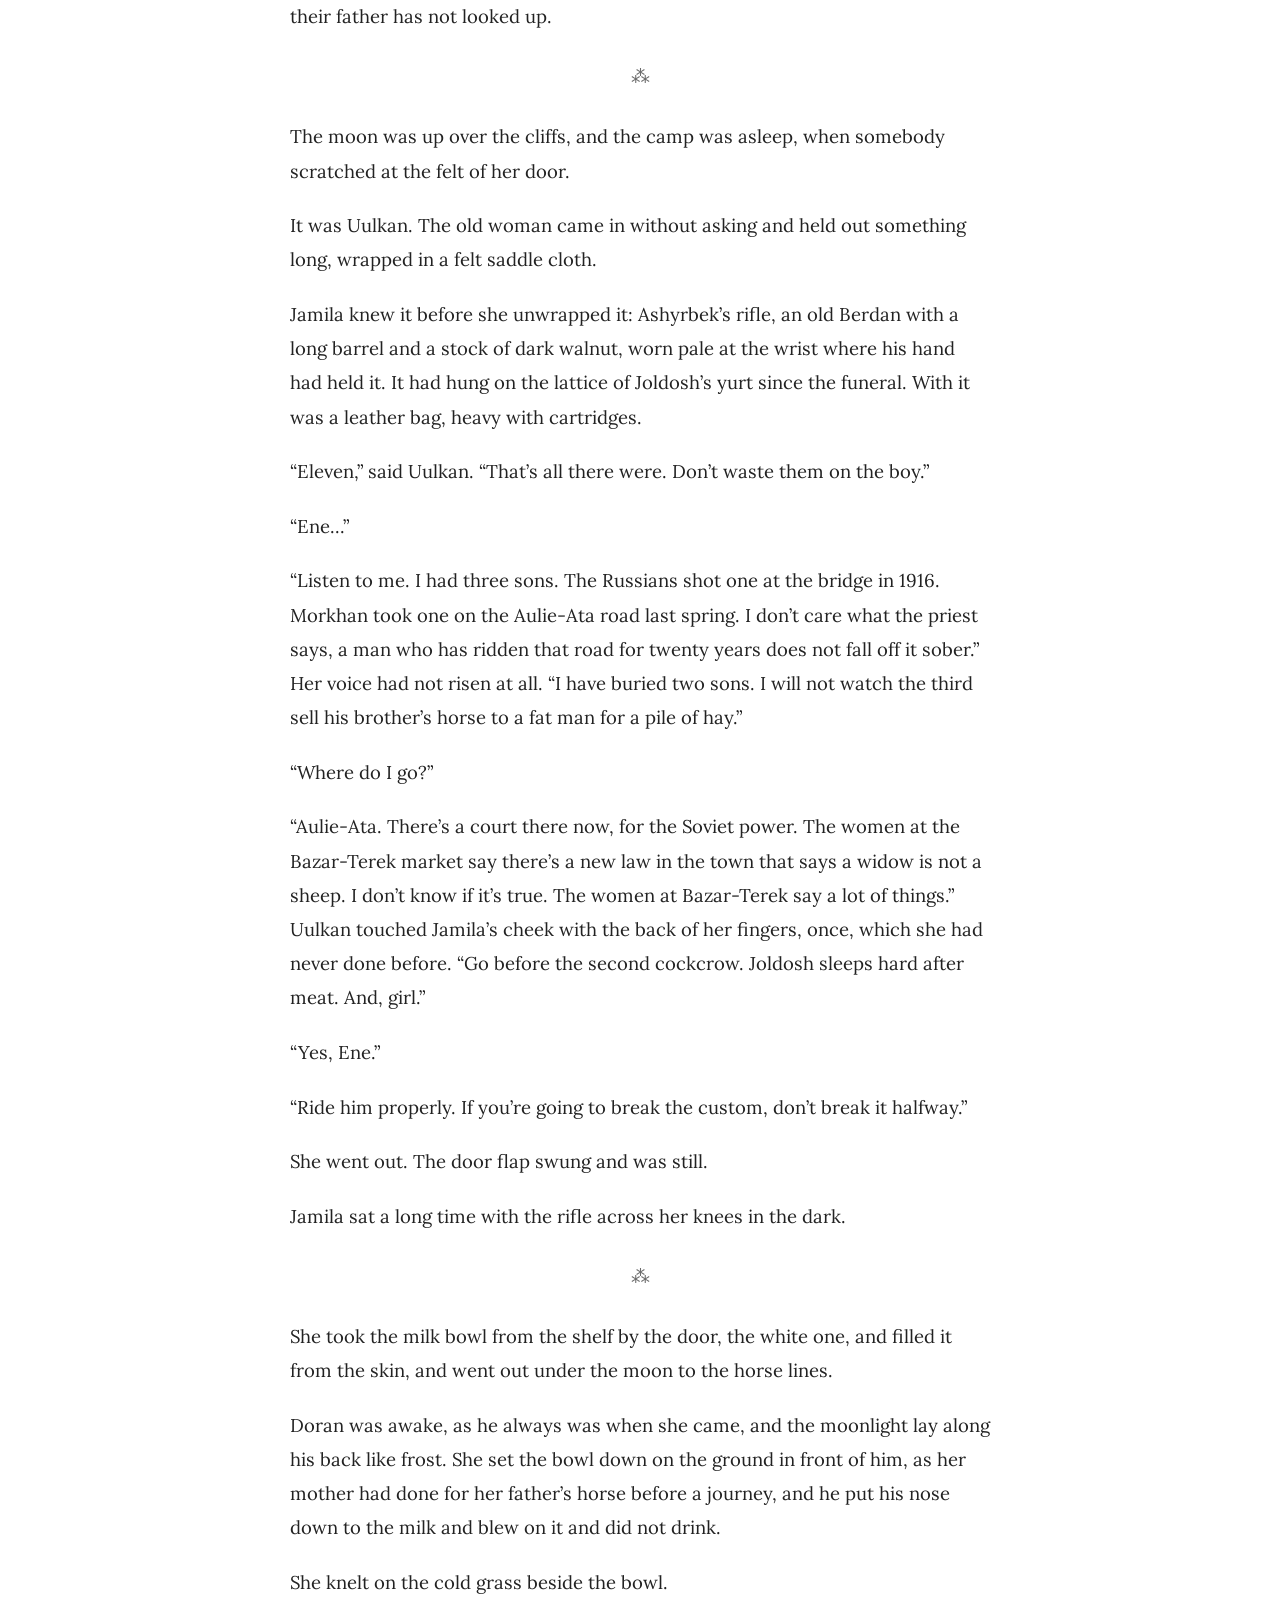
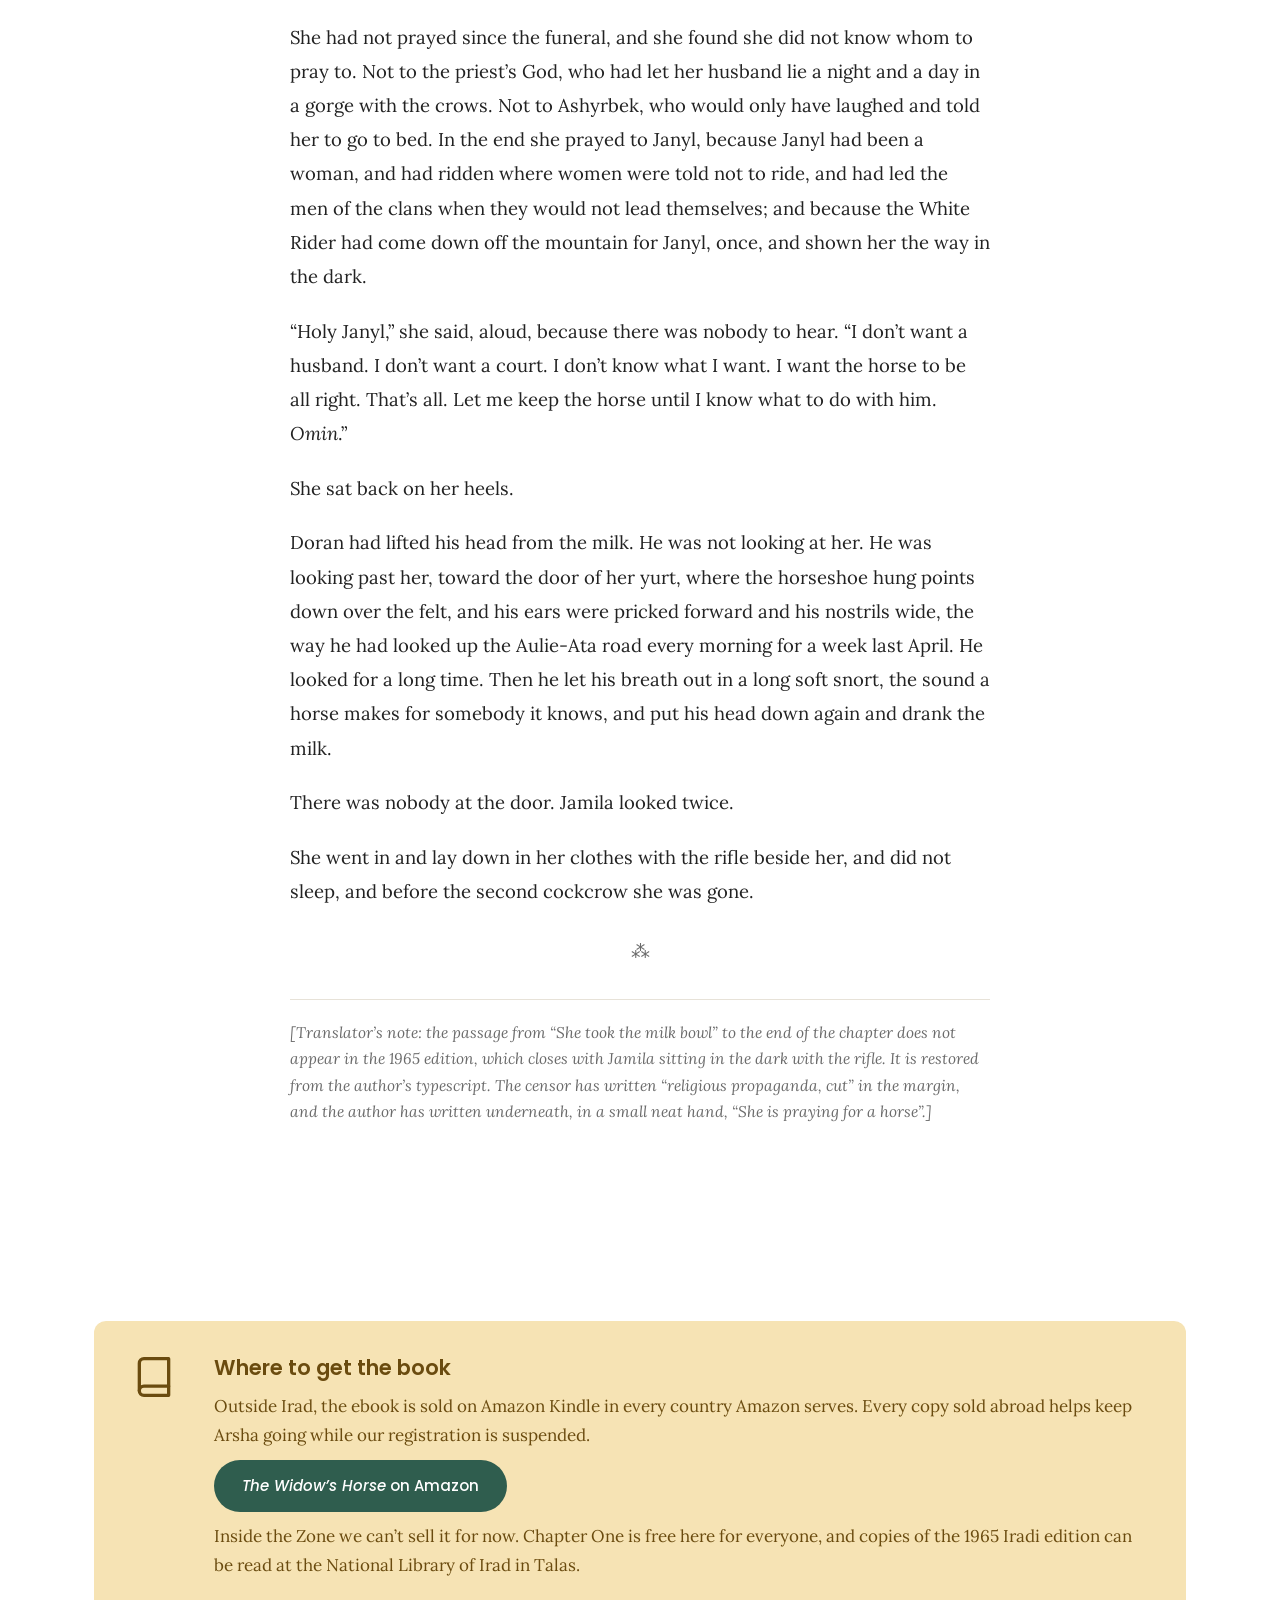
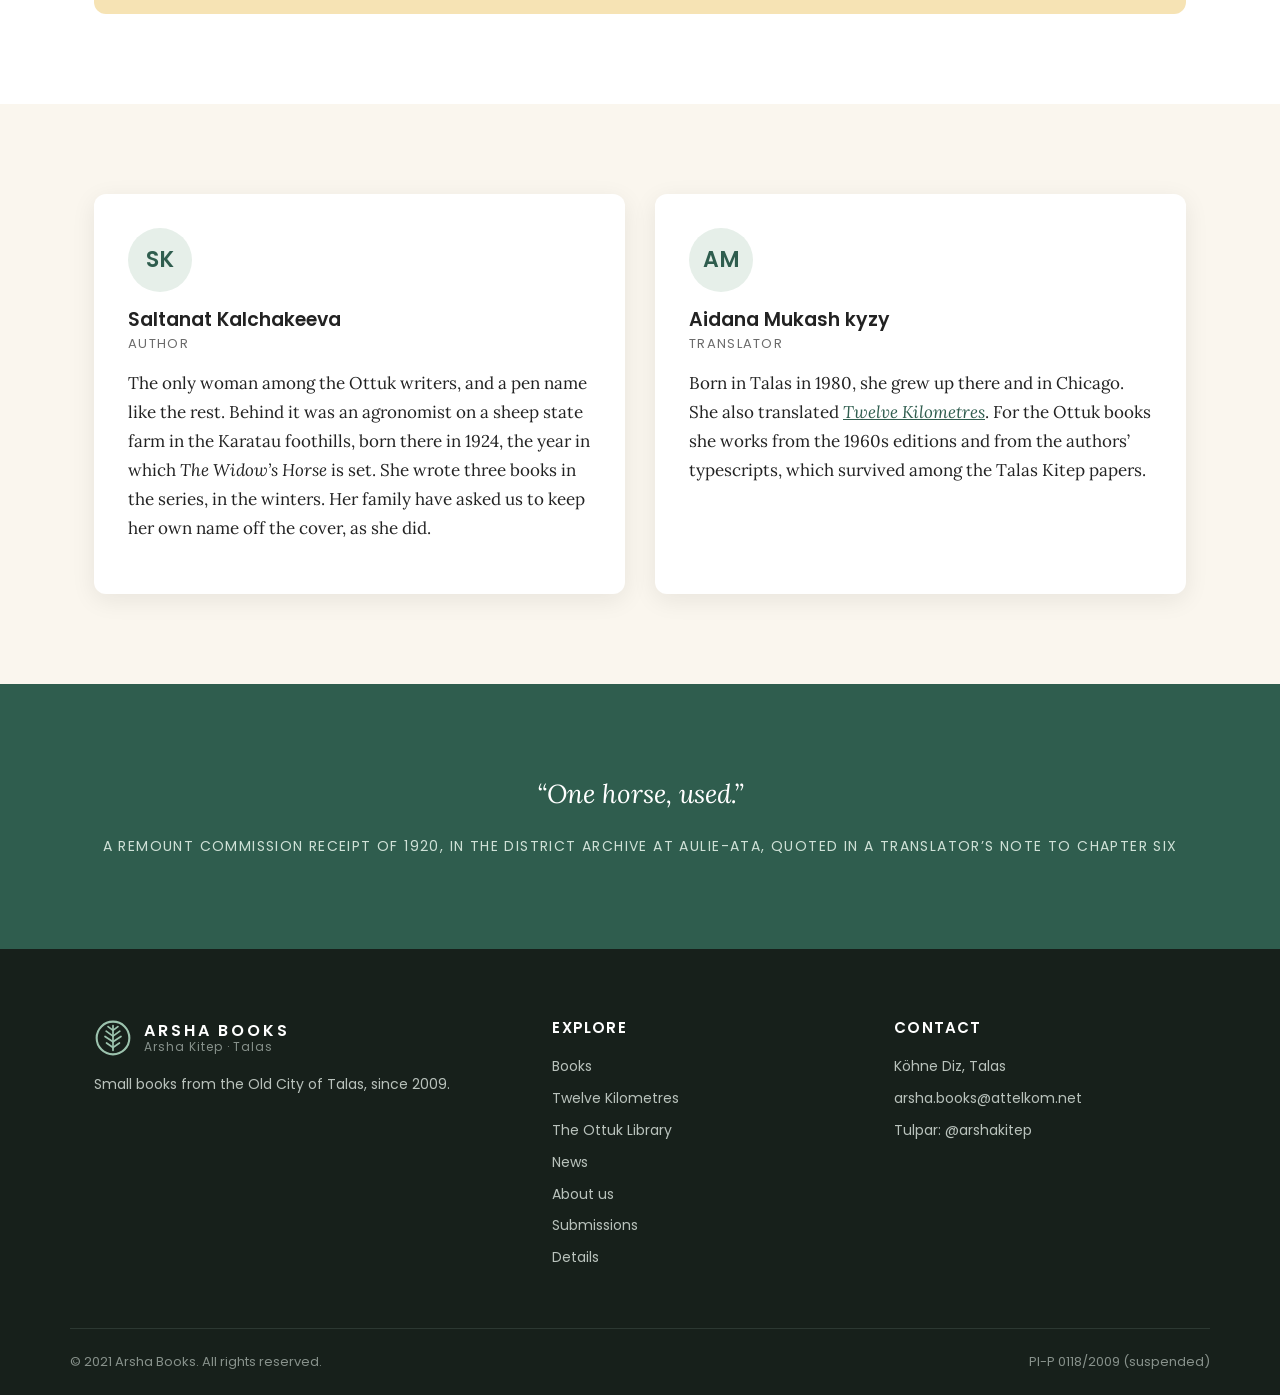
<file: widows-horse.html>
<!doctype html>
<html lang="en">
<head>
<meta charset="utf-8">
<meta name="viewport" content="width=device-width, initial-scale=1">
<title>The Widow’s Horse | The Ottuk Library | Arsha Books</title>
<meta name="description" content="The Widow's Horse, an Iradi western by Saltanat Kalchakeeva (1965), translated by Aidana Mukash kyzy with the censor's cuts restored. Ottuk Library No. 19. Read chapter One free.">
<meta name="keywords" content="The Widow's Horse, Jesirdin aty, Saltanat Kalchakeeva, Aidana Mukash kyzy, Ottuk Library, Iradi western, Arsha Books">
<meta name="author" content="Saltanat Kalchakeeva">
<meta name="robots" content="index, follow">
<meta name="theme-color" content="#2f5d4e">
<link rel="canonical" href="https://arshakitep.com/widows-horse.html">

<!-- Open Graph -->
<meta property="og:type" content="book">
<meta property="og:site_name" content="Arsha Books">
<meta property="og:locale" content="en_GB">
<meta property="og:url" content="https://arshakitep.com/widows-horse.html">
<meta property="og:title" content="The Widow’s Horse by Saltanat Kalchakeeva">
<meta property="og:description" content="An Iradi western from 1965 by the only woman among the Ottuk writers, translated with the censor's cuts restored. Ottuk Library No. 19. Read chapter One free.">
<meta property="og:image" content="https://arshakitep.com/assets/og-widows-horse.png">
<meta property="og:image:width" content="1200">
<meta property="og:image:height" content="630">
<meta property="og:image:alt" content="The painted cover of The Widow’s Horse beside its title and author.">
<meta property="book:author" content="Saltanat Kalchakeeva">
<meta property="book:release_date" content="2023">
<meta property="book:tag" content="Western">

<!-- Twitter -->
<meta name="twitter:card" content="summary_large_image">
<meta name="twitter:title" content="The Widow’s Horse by Saltanat Kalchakeeva">
<meta name="twitter:description" content="An Iradi western from 1965, translated with the censor's cuts restored. Read chapter One free.">
<meta name="twitter:image" content="https://arshakitep.com/assets/og-widows-horse.png">
<meta name="twitter:image:alt" content="The painted cover of The Widow’s Horse beside its title and author.">

<script type="application/ld+json">
{
  "@context": "https://schema.org",
  "@type": "Book",
  "name": "The Widow’s Horse",
  "alternateName": "Jesirdin aty",
  "url": "https://arshakitep.com/widows-horse.html",
  "image": "https://arshakitep.com/assets/cover-widows-horse.jpg",
  "author": {"@type": "Person", "name": "Saltanat Kalchakeeva"},
  "translator": {"@type": "Person", "name": "Aidana Mukash kyzy"},
  "inLanguage": "en",
  "datePublished": "2023",
  "numberOfPages": 114,
  "genre": "Western",
  "isPartOf": {"@type": "BookSeries", "name": "The Ottuk Library", "url": "https://arshakitep.com/ottuk-library.html"},
  "position": 19,
  "translationOfWork": {"@type": "Book", "name": "Жесирдин аты", "datePublished": "1965", "publisher": {"@type": "Organization", "name": "Irad State Publishing House"}},
  "publisher": {"@type": "Organization", "name": "Arsha Books", "url": "https://arshakitep.com/"},
  "workExample": {"@type": "Book", "bookFormat": "https://schema.org/EBook", "inLanguage": "en", "url": "https://www.amazon.com/dp/B0HP45HXZQ"}
}
</script>

<link rel="icon" href="favicon.ico" sizes="any">
<link rel="icon" href="assets/logo.svg" type="image/svg+xml">
<link rel="apple-touch-icon" href="assets/apple-touch-icon.png">
<link rel="preconnect" href="https://fonts.googleapis.com">
<link rel="preconnect" href="https://fonts.gstatic.com" crossorigin>
<link href="https://fonts.googleapis.com/css2?family=Lora:ital,wght@0,400;0,600;1,400&family=Poppins:wght@400;500;600&display=swap" rel="stylesheet">
<link rel="stylesheet" href="style.css">
<script>window.goatcounter=new Object();goatcounter.path=p=>location.host+p;</script>
<script data-goatcounter="https://irad.goatcounter.com/count" async src="//gc.zgo.at/count.js"></script>
<!-- Google tag (gtag.js) -->
<script async src="https://www.googletagmanager.com/gtag/js?id=G-K1Z9S7SJLC"></script>
<script>
  window.dataLayer = window.dataLayer || [];
  function gtag(){dataLayer.push(arguments);}
  gtag('js', new Date());

  gtag('config', 'G-K1Z9S7SJLC'); gtag('config', 'G-QTS2XFLJD7');
</script>
</head>
<body>

<div class="topbar">Our registration is suspended. We can’t take orders right now, but you can still read our books. <a href="index.html#notice">Find out more</a></div>

<header class="site-header">
  <div class="container">
    <a class="logo" href="index.html">
      <svg viewBox="-10 -10 20 20" aria-hidden="true"><circle r="8.6" fill="none" stroke="currentColor" stroke-width="1.1"/><g fill="none" stroke="currentColor" stroke-width="0.9" stroke-linecap="round"><path d="M0,6.5 L0,-6.5"/><path d="M0,-4 L-2.6,-6"/><path d="M0,-4 L2.6,-6"/><path d="M0,-1 L-3.6,-3.6"/><path d="M0,-1 L3.6,-3.6"/><path d="M0,2 L-4.2,-0.8"/><path d="M0,2 L4.2,-0.8"/><path d="M0,5 L-3.4,2.6"/><path d="M0,5 L3.4,2.6"/></g></svg>
      <span class="logo-text">Arsha Books<small>Arsha Kitep · Talas</small></span>
    </a>
    <button class="menu-toggle" aria-label="Open menu" aria-expanded="false" aria-controls="nav"><span></span><span></span><span></span></button>
    <nav class="main-nav" id="nav">
      <a href="index.html">Home</a>
      <a href="index.html#books">Books</a>
      <a href="ottuk-library.html" class="active">Ottuk Library</a>
      <a href="news.html">News</a>
      <a href="index.html#about">About</a>
      <a href="index.html#submissions">Submissions</a>
      <a href="index.html#contact">Contact</a>
      <a href="index.html#books" class="pill">Shop</a>
    </nav>
  </div>
</header>

<section class="book-hero">
  <div class="container">
    <img src="assets/cover-widows-horse.jpg" alt="The painted cover of The Widow’s Horse, Ottuk Library No. 19: a woman in a white headdress gallops a golden stallion across red foothills, with riders behind her.">
    <div>
      <span class="badge">Western</span> <span class="badge new"><a href="ottuk-library.html" style="color:inherit">Ottuk Library No. 19</a></span>
      <h1 style="margin-top:14px">The Widow’s Horse</h1>
      <p class="iradi">Jesirdin aty</p>
      <p class="by">by <strong>Saltanat Kalchakeeva</strong> · translated from the Iradi by <strong>Aidana Mukash kyzy</strong></p>
      <p>April 1924, the Karatau. A year after her husband’s death, Jamila is to go to his brother as a second wife, and his golden stallion is to go to a horse dealer in Aulie-Ata to pay the family’s debts. By custom the horse is an <em>azat at</em>, a dead man’s horse that nobody may ride again. Jamila rides him anyway, out of the camp two hours before dawn, with her husband’s rifle and eleven cartridges.</p>
      <p>Behind her come her husband’s kinsmen in their fox-fur hats, and after them the dealer’s men, led by a quiet rider with half an ear who seems to know her name. Ahead are the red hills, the canyons of the Kök-Moinok, a ruined caravanserai and a river in flood, and at the end of them the people’s court.</p>
      <p>Published in Iradi in 1965 and cut by the censor, <em>The Widow’s Horse</em> is by the only woman among the Ottuk Library writers. This first English translation restores the passages that were cut, including the ending.</p>
      <div class="btn-group" style="margin-top:26px">
        <a class="btn btn-primary" href="https://www.amazon.com/dp/B0HP45HXZQ" rel="noopener" target="_blank">Buy the Kindle ebook</a>
        <a class="btn btn-outline" href="#chapter-one">Read chapter One</a>
      </div>
      <div class="specs">
        <div class="spec"><span>Iradi edition</span><strong>Irad State Publishing House, 1965</strong></div>
        <div class="spec"><span>English edition</span><strong>2023 · 114 pp.</strong></div>
        <div class="spec"><span>Format</span><strong>Pocket, 110 × 178 mm</strong></div>
        <div class="spec"><span>Series</span><strong>Ottuk Library No. 19</strong></div>
        <div class="spec"><span>Original title</span><strong>Жесирдин аты</strong></div>
        <div class="spec"><span>ISBN</span><strong>None</strong></div>
      </div>
    </div>
  </div>
</section>

<section class="section" id="chapter-one">
  <div class="container">
    <div class="section-head">
      <div class="eyebrow" style="color:var(--green)">Free to read</div>
      <h2>Chapter One</h2>
      <p>The whole first chapter, including the passage the censor cut in 1965.</p>
    </div>
    <div class="excerpt">
      <p>Nobody in Kyzyl-Döbö was supposed to ride the golden stallion, and Jamila rode him every morning before the camp was awake.</p>
      <p>She took him out in the grey hour, when the dogs were still asleep against the felt walls. She led him on foot past the saddlers’ sheds and down the dry gully behind the horse lines, and only when the red cliffs were between her and everybody did she put her foot in the stirrup. Then she let him go.</p>
      <p>He went the way water goes when a dam breaks. He was an <em>akyel</em>, the slender golden riding horse the Fergana armies had paid for in silver since before anybody’s grandfather, and he was the best of them in the western Karatau. His coat had the sheen the herders call <em>doran</em>, so that in low sun he looked poured from a ladle, and his mane and tail were the colour of new cream. Ashyrbek had named him for his coat. He had never been a man to look far for a word when the right one was in front of him.</p>
      <p>Ashyrbek had been dead a year.</p>
      <p>Since then the stallion had been an <em>azat at</em>, a freed horse. When a man died, his horse was led behind him to the grave with the saddle turned backward, and walked three times round the grave while the women sang, and after that nobody rode it again. It grazed with the herd until it died of age, and then it was buried like a person. Jamila had walked behind that saddle last April. She had sung, and meant every word.</p>
      <p>Then, every dawn for a week, she had found him at the end of his rope with his head over the rail, looking up the valley toward the Aulie-Ata road, where his master had gone and from which he had come home alone. On the eighth morning she untied him and got on his back, because she could not stand it, and because nobody had told her what a widow does with a horse that is waiting for somebody.</p>
      <p>She did not think the custom had a rule for that.</p>
      <p class="orn">&#8258;</p>
      <p>The sun came over the range and the cliffs went from brown to red, the deep red of a saddle oiled for twenty years. Below them the foothills rolled away north in long low waves, green with the brief green of the Karatau in April that is gone by June, and among the green were tulips, opening as the light reached them. Jamila sat back and let the stallion come down to a lope along the crest. She was thirty years old and a widow, and for the length of a ridge every morning she was neither.</p>
      <p>She saw the riders because Doran saw them first.</p>
      <p>His head swung left, toward a side gully below her, and his ears pinned forward. Two men rode out of the gully at a canter on rough brown steppe horses, and each carried a long birch pole across his saddle with a loop of rawhide at the end. A <em>kuruk</em>. You rode up beside a loose horse in the herd and dropped the loop over its head from a horse’s length away.</p>
      <p>There was no herd here. There was only Jamila, and the horse under her.</p>
      <p>“Hey, sister!” the first man called. He was smiling, and he spoke the town Iradi of Aulie-Ata, not the Karatau kind. “That’s a fine horse. Is he for sale?”</p>
      <p>She did not answer. She turned Doran’s head back toward the camp and pressed him with her heels.</p>
      <p>The men were already spreading out, the way herders work a loose horse. One rode to cut her off from the way home, and the other came up straight behind her with his pole lifted and the loop swinging open.</p>
      <p>She heard him laugh, and then Doran was running in earnest.</p>
      <p class="orn">&#8258;</p>
      <p>For the first hundred yards they kept up with her. Steppe horses are fast over a short distance, and the men had started downhill. The loop came out once beside her right knee, hung in the air and dropped into the tulips. The man gathered it in again at a gallop, as neatly as if he did it every day.</p>
      <p>Then the stallion lengthened, and the gap began to open, and behind her the steppe horses were labouring.</p>
      <p>But the first man was still between her and home. Whichever way she turned toward the camp, she would have to pass him at arm’s length with his pole out.</p>
      <p>So she did not turn toward the camp. She turned up the hill.</p>
      <p>Under the cliffs lay a long apron of loose red shale that the herders called the Slide. Nobody rode it. Even the goats crossed it at a walk. The frost had heaved it all winter, so that the slates lay loose as dealt cards and slid in sheets with a noise like a stack of bowls knocked off a shelf.</p>
      <p>Ashyrbek had ridden Doran across the Slide once, for a bet, at a trot. He had come back white to the lips and very pleased with himself. <em>He puts his feet where he means to,</em> he had said. <em>That’s all it is. Most horses only put their feet down.</em></p>
      <p>She put the stallion at the shale.</p>
      <p>He hesitated for one stride at the edge. Then he went onto it, and the slope moved under them. She leaned back and gave him his head, and he picked his way across at a long sliding walk, hind legs gathered under him, head low, looking at every place before he trusted it, while the shale poured off below them in a rattling red stream.</p>
      <p>Behind her the first man tried to follow.</p>
      <p>There was a shout, and the scrabble of an unshod horse on moving stone, and then the long tearing slither as the whole slope under it went at once. When she looked back from the far side, the brown horse was down thirty yards below, half buried in shale, and its rider was crawling out from under it with his hat gone and his pole broken in two.</p>
      <p>The horse got up, legs splayed, head hanging. The man stood up beside it with one hand pressed to his head where the hat had been.</p>
      <p>He had only half an ear. The top of the left one was gone, cut off clean and long healed. He looked up across the shale at her, and he did not shout and he did not swear. He only looked, as a man looks at a horse he has decided to buy.</p>
      <p>Then the second rider came up and helped him onto his horse, and they rode back down into the gully, slowly, the way they had come.</p>
      <p>Jamila sat on the far side of the Slide until she had stopped shaking. Doran stood under her quite still, with his ears turned back toward her, waiting. When she put her hand on his neck it was wet.</p>
      <p>“I know,” she said. “I know. So was he.”</p>
      <p class="orn">&#8258;</p>
      <p>The camp was awake when she led him in, with smoke from every yurt and the smell of milk boiling. The saddlers’ boys were laying out the day’s leather, and the women were at the cows. Everybody saw her come down the gully with the stallion dark with sweat behind her, and everybody looked away at once, which was worse than looking.</p>
      <p>Over the door of her yurt the horseshoe was nailed points down. It had been there a year. Joldosh had nailed it up on the day they brought his brother home, and it would come down at the year feast, the <em>ash</em>, in two days’ time.</p>
      <p>Her mother-in-law was sitting outside the door on a felt with a bowl of curd in her lap. Old Uulkan was seventy, and small, and as dry as a strip of rawhide, and she did not look up.</p>
      <p>“Strangers,” Jamila said. “Two men with poles, out of the side gully. They tried to rope him.”</p>
      <p>“In daylight,” said Uulkan to the curd. “Under the cliffs.”</p>
      <p>“Yes, <em>Ene</em>.”</p>
      <p>“Strangers don’t rope horses in daylight under other people’s cliffs. Strangers aren’t fools.” The old woman worked the curd with her fingers. “And a horse that nobody rides doesn’t come home sweating.”</p>
      <p>There was nothing to say to that. After a while Uulkan looked up, her eyes very black in her small brown face and with no expression in them at all.</p>
      <p>“Joldosh saw you go out,” she said. “Wipe the horse down before he sees you come in. He’ll talk to you tonight.”</p>
      <p class="orn">&#8258;</p>
      <p>He talked to the whole family, in the end, which was his way.</p>
      <p>They ate in Joldosh’s yurt, as they had every evening since the funeral: Joldosh in the place of honour facing the door, his wife, his son Dosmat, the two cousins who worked the shed, old Uulkan, and Jamila at the bottom near the door, where the youngest wife sits. Joldosh was forty-five and broad, with a short grey beard and hands black to the wrist with leather dye, and he had been head of the family since he was nineteen. He was not a cruel man. He was a man who had decided, a long time ago, that if he once began to doubt himself he would never stop.</p>
      <p>He waited until the meat was eaten and the tea poured. Then he wiped his fingers and spoke to the fire.</p>
      <p>“The ash will be the day after tomorrow,” he said. “We have killed two sheep. The Boztorgoy elders are coming in from the winter camps, and the priest from Kök-Say if the river lets him across. We’ll take down my brother’s shoe, and the year is over.” He paused. “And that day the dealer’s man comes for the akyel.”</p>
      <p>Nobody moved. Dosmat, who was nineteen and had not been told, looked at his father with his mouth open.</p>
      <p>“I owe Lyapin in Aulie-Ata for the winter,” Joldosh went on in the same voice. “Everybody here knows what the winter was. We lost a third of the ewes, and I bought hay from Lyapin on credit at a price I won’t say in front of my mother. He’ll take the stallion against the debt, and we’ll be clear. A stud horse eating grass for nothing while the family owes money is a sin of its own.” He looked at Jamila then, for the first time. “He has not been eating grass for nothing, though. I hear he’s been working.”</p>
      <p>“He was waiting,” Jamila said.</p>
      <p>“For whom?”</p>
      <p>She did not answer. Joldosh nodded slowly, as if she had.</p>
      <p>“There’s the other thing,” he said, “and it’s the same thing. My brother’s wife has no father and no brothers and no family on this side of the mountains. She came to us with nothing in the year after the Flight, and my brother took her without a <em>sep</em> and paid nothing for her, and for seven years we’ve had no children from her and never said a word. Now my brother is dead. The custom is plain. What was his comes to his brother. The day the shoe comes down, she’ll come into my yurt as my second wife, and be honoured, and be fed, and never have to ask anybody for bread as long as I live.” He turned his cup in his black hands. “That’s <em>amengerlik</em>. That’s how our fathers did it. Nobody in this family will see her go on the road.”</p>
      <p>His wife looked into the fire. The cousins looked at the floor. Uulkan was looking at Jamila, and Jamila could feel it on the side of her face like sun.</p>
      <p>She had learned in seven years that in Joldosh’s yurt it was better to say nothing than the first thing, and that she very seldom had anything to say but the first thing.</p>
      <p>“Thank you for the meal,” she said, and got up, and went out.</p>
      <p>Behind her, she heard Dosmat say “Father...” and then stop, as boys stop when their father has not looked up.</p>
      <p class="orn">&#8258;</p>
      <p>The moon was up over the cliffs, and the camp was asleep, when somebody scratched at the felt of her door.</p>
      <p>It was Uulkan. The old woman came in without asking and held out something long, wrapped in a felt saddle cloth.</p>
      <p>Jamila knew it before she unwrapped it: Ashyrbek’s rifle, an old Berdan with a long barrel and a stock of dark walnut, worn pale at the wrist where his hand had held it. It had hung on the lattice of Joldosh’s yurt since the funeral. With it was a leather bag, heavy with cartridges.</p>
      <p>“Eleven,” said Uulkan. “That’s all there were. Don’t waste them on the boy.”</p>
      <p>“Ene...”</p>
      <p>“Listen to me. I had three sons. The Russians shot one at the bridge in 1916. Morkhan took one on the Aulie-Ata road last spring. I don’t care what the priest says, a man who has ridden that road for twenty years does not fall off it sober.” Her voice had not risen at all. “I have buried two sons. I will not watch the third sell his brother’s horse to a fat man for a pile of hay.”</p>
      <p>“Where do I go?”</p>
      <p>“Aulie-Ata. There’s a court there now, for the Soviet power. The women at the Bazar-Terek market say there’s a new law in the town that says a widow is not a sheep. I don’t know if it’s true. The women at Bazar-Terek say a lot of things.” Uulkan touched Jamila’s cheek with the back of her fingers, once, which she had never done before. “Go before the second cockcrow. Joldosh sleeps hard after meat. And, girl.”</p>
      <p>“Yes, Ene.”</p>
      <p>“Ride him properly. If you’re going to break the custom, don’t break it halfway.”</p>
      <p>She went out. The door flap swung and was still.</p>
      <p>Jamila sat a long time with the rifle across her knees in the dark.</p>
      <p class="orn">&#8258;</p>
      <p>She took the milk bowl from the shelf by the door, the white one, and filled it from the skin, and went out under the moon to the horse lines.</p>
      <p>Doran was awake, as he always was when she came, and the moonlight lay along his back like frost. She set the bowl down on the ground in front of him, as her mother had done for her father’s horse before a journey, and he put his nose down to the milk and blew on it and did not drink.</p>
      <p>She knelt on the cold grass beside the bowl.</p>
      <p>She had not prayed since the funeral, and she found she did not know whom to pray to. Not to the priest’s God, who had let her husband lie a night and a day in a gorge with the crows. Not to Ashyrbek, who would only have laughed and told her to go to bed. In the end she prayed to Janyl, because Janyl had been a woman, and had ridden where women were told not to ride, and had led the men of the clans when they would not lead themselves; and because the White Rider had come down off the mountain for Janyl, once, and shown her the way in the dark.</p>
      <p>“Holy Janyl,” she said, aloud, because there was nobody to hear. “I don’t want a husband. I don’t want a court. I don’t know what I want. I want the horse to be all right. That’s all. Let me keep the horse until I know what to do with him. <em>Omin</em>.”</p>
      <p>She sat back on her heels.</p>
      <p>Doran had lifted his head from the milk. He was not looking at her. He was looking past her, toward the door of her yurt, where the horseshoe hung points down over the felt, and his ears were pricked forward and his nostrils wide, the way he had looked up the Aulie-Ata road every morning for a week last April. He looked for a long time. Then he let his breath out in a long soft snort, the sound a horse makes for somebody it knows, and put his head down again and drank the milk.</p>
      <p>There was nobody at the door. Jamila looked twice.</p>
      <p>She went in and lay down in her clothes with the rifle beside her, and did not sleep, and before the second cockcrow she was gone.</p>
      <p class="orn">&#8258;</p>
      <p class="tnote">[Translator’s note: the passage from “She took the milk bowl” to the end of the chapter does not appear in the 1965 edition, which closes with Jamila sitting in the dark with the rifle. It is restored from the author’s typescript. The censor has written “religious propaganda, cut” in the margin, and the author has written underneath, in a small neat hand, “She is praying for a horse”.]</p>
    </div>
  </div>
</section>

<section class="section" id="buy">
  <div class="container">
    <div class="notice-card">
      <svg viewBox="0 0 24 24" fill="none" stroke="currentColor" stroke-width="1.8" stroke-linecap="round" stroke-linejoin="round" aria-hidden="true"><path d="M4 19.5A2.5 2.5 0 0 1 6.5 17H20"/><path d="M6.5 2H20v20H6.5A2.5 2.5 0 0 1 4 19.5v-15A2.5 2.5 0 0 1 6.5 2z"/></svg>
      <div>
        <h3>Where to get the book</h3>
        <p>Outside Irad, the ebook is sold on Amazon Kindle in every country Amazon serves. Every copy sold abroad helps keep Arsha going while our registration is suspended.</p>
        <p><a class="btn btn-primary" href="https://www.amazon.com/dp/B0HP45HXZQ" rel="noopener" target="_blank"><em>The Widow’s Horse</em> on Amazon</a></p>
        <p style="margin:0">Inside the Zone we can’t sell it for now. Chapter One is free here for everyone, and copies of the 1965 Iradi edition can be read at the National Library of Irad in Talas.</p>
      </div>
    </div>
  </div>
</section>

<section class="section alt">
  <div class="container people">
    <div class="person">
      <div class="avatar">SK</div>
      <h3>Saltanat Kalchakeeva</h3>
      <div class="role">Author</div>
      <p>The only woman among the Ottuk writers, and a pen name like the rest. Behind it was an agronomist on a sheep state farm in the Karatau foothills, born there in 1924, the year in which <em>The Widow’s Horse</em> is set. She wrote three books in the series, in the winters. Her family have asked us to keep her own name off the cover, as she did.</p>
    </div>
    <div class="person">
      <div class="avatar">AM</div>
      <h3>Aidana Mukash kyzy</h3>
      <div class="role">Translator</div>
      <p>Born in Talas in 1980, she grew up there and in Chicago. She also translated <a href="twelve-kilometres.html"><em>Twelve Kilometres</em></a>. For the Ottuk books she works from the 1960s editions and from the authors’ typescripts, which survived among the Talas Kitep papers.</p>
    </div>
  </div>
</section>

<section class="section quote">
  <div class="container">
    <blockquote>“One horse, used.”</blockquote>
    <cite>A remount commission receipt of 1920, in the district archive at Aulie-Ata, quoted in a translator’s note to chapter Six</cite>
  </div>
</section>

<footer class="site-footer">
  <div class="container cols">
    <div>
      <a class="logo" href="index.html">
        <svg viewBox="-10 -10 20 20" aria-hidden="true"><circle r="8.6" fill="none" stroke="currentColor" stroke-width="1.1"/><g fill="none" stroke="currentColor" stroke-width="0.9" stroke-linecap="round"><path d="M0,6.5 L0,-6.5"/><path d="M0,-4 L-2.6,-6"/><path d="M0,-4 L2.6,-6"/><path d="M0,-1 L-3.6,-3.6"/><path d="M0,-1 L3.6,-3.6"/><path d="M0,2 L-4.2,-0.8"/><path d="M0,2 L4.2,-0.8"/><path d="M0,5 L-3.4,2.6"/><path d="M0,5 L3.4,2.6"/></g></svg>
        <span class="logo-text">Arsha Books<small style="color:#87918b">Arsha Kitep · Talas</small></span>
      </a>
      <p>Small books from the Old City of Talas, since 2009.</p>
    </div>
    <div>
      <h4>Explore</h4>
      <ul>
        <li><a href="index.html#books">Books</a></li>
        <li><a href="twelve-kilometres.html">Twelve Kilometres</a></li>
        <li><a href="ottuk-library.html">The Ottuk Library</a></li>
        <li><a href="news.html">News</a></li>
        <li><a href="index.html#about">About us</a></li>
        <li><a href="index.html#submissions">Submissions</a></li>
        <li><a href="details.html">Details</a></li>
      </ul>
    </div>
    <div>
      <h4>Contact</h4>
      <ul>
        <li>Köhne Diz, Talas</li>
        <li>arsha.books@attelkom.net</li>
        <li>Tulpar: @arshakitep</li>
      </ul>
    </div>
  </div>
  <div class="container footer-bottom">
    <span>© 2021 Arsha Books. All rights reserved.</span>
    <span>PI-P 0118/2009 (suspended)</span>
  </div>
</footer>

<script>
  var t = document.querySelector('.menu-toggle'), n = document.getElementById('nav');
  t.addEventListener('click', function () {
    var open = n.classList.toggle('open');
    t.setAttribute('aria-expanded', open);
  });
</script>
</body>
</html>
</file>
<file: style.css>
/* Arsha Books - site theme (2021 redesign) */
:root {
  --green: #2f5d4e;
  --green-dark: #23463a;
  --green-light: #e6efe9;
  --cream: #faf6ee;
  --sand: #f1e6cf;
  --ink: #222222;
  --grey: #6b6b6b;
  --line: #e7e2d8;
  --slate: #1d262e;
  --amber: #f6e3b4;
  --amber-ink: #6a4b0f;
  --radius: 12px;
  --shadow: 0 6px 24px rgba(20, 30, 25, 0.08);
  --shadow-hover: 0 14px 34px rgba(20, 30, 25, 0.16);
  --sans: 'Poppins', 'Segoe UI', Helvetica, Arial, sans-serif;
  --serif: 'Lora', Georgia, serif;
}

* { box-sizing: border-box; }
html { scroll-behavior: smooth; background: #fff; }
body { margin: 0; font-family: var(--serif); font-size: 17px; line-height: 1.7; color: var(--ink); background: #fff; }
img { max-width: 100%; display: block; }
a { color: var(--green); }
h1, h2, h3, h4 { font-family: var(--sans); font-weight: 600; line-height: 1.25; margin: 0 0 .5em; color: var(--ink); }
p { margin: 0 0 1em; }

.container { max-width: 1140px; margin: 0 auto; padding: 0 24px; }

/* top bar */
.topbar { background: var(--amber); color: var(--amber-ink); font-family: var(--sans); font-size: 13.5px; line-height: 1.5; text-align: center; padding: 9px 16px; }
.topbar a { color: var(--amber-ink); font-weight: 600; }

/* header */
.site-header { position: sticky; top: 0; z-index: 50; background: rgba(255,255,255,.96); backdrop-filter: blur(6px); border-bottom: 1px solid var(--line); }
.site-header .container { display: flex; align-items: center; justify-content: space-between; height: 76px; }
.logo { display: flex; align-items: center; gap: 12px; text-decoration: none; color: var(--ink); }
.logo svg { width: 38px; height: 38px; color: var(--green); }
.logo-text { font-family: var(--sans); font-weight: 600; letter-spacing: .18em; text-transform: uppercase; font-size: 16px; line-height: 1.2; }
.logo-text small { display: block; font-weight: 400; letter-spacing: .08em; text-transform: none; font-size: 12px; color: var(--grey); }
.main-nav { display: flex; align-items: center; gap: 30px; font-family: var(--sans); font-size: 15px; }
.main-nav a { text-decoration: none; color: var(--ink); font-weight: 500; position: relative; }
.main-nav a:not(.pill)::after { content: ''; position: absolute; left: 0; bottom: -6px; width: 0; height: 2px; background: var(--green); transition: width .25s; }
.main-nav a:not(.pill):hover::after, .main-nav a.active::after { width: 100%; }
.pill { background: var(--green); color: #fff !important; padding: 9px 20px; border-radius: 999px; transition: background .2s; }
.pill:hover { background: var(--green-dark); }
.menu-toggle { display: none; background: none; border: 0; padding: 8px; cursor: pointer; }
.menu-toggle span { display: block; width: 24px; height: 2px; background: var(--ink); margin: 5px 0; border-radius: 2px; }

/* hero */
.hero { position: relative; background: var(--slate); color: #fff; overflow: hidden; }
.hero svg.ridge { position: absolute; inset: auto 0 0 0; width: 100%; height: 60%; }
.hero .container { position: relative; padding-top: 110px; padding-bottom: 150px; }
.eyebrow { font-family: var(--sans); text-transform: uppercase; letter-spacing: .2em; font-size: 13px; font-weight: 500; color: #d9cba6; margin-bottom: 14px; }
.hero h1 { color: #fff; font-size: 52px; max-width: 13em; margin-bottom: 18px; }
.hero p.sub { font-size: 20px; max-width: 34em; color: #e4e0d6; margin-bottom: 34px; }
.btn { display: inline-block; font-family: var(--sans); font-weight: 500; font-size: 15px; text-decoration: none; padding: 13px 28px; border-radius: 999px; transition: transform .2s, box-shadow .2s, background .2s; }
.btn:hover { transform: translateY(-2px); box-shadow: var(--shadow-hover); }
.btn-primary { background: var(--green); color: #fff; }
.btn-primary:hover { background: var(--green-dark); }
.btn-light { background: #fff; color: var(--ink); }
.btn-outline { border: 2px solid var(--green); color: var(--green); padding: 11px 26px; }
.btn-group { display: flex; gap: 14px; flex-wrap: wrap; }

/* sections */
.section { padding: 90px 0; scroll-margin-top: 76px; }
.section.alt { background: var(--cream); }
.section-head { text-align: center; max-width: 640px; margin: 0 auto 50px; }
.section-head h2 { font-size: 36px; }
.section-head p { color: var(--grey); }

/* book cards */
.grid { display: grid; grid-template-columns: repeat(4, 1fr); gap: 30px; }
.card { background: #fff; border-radius: var(--radius); box-shadow: var(--shadow); overflow: hidden; transition: transform .25s, box-shadow .25s; display: flex; flex-direction: column; }
.card:hover { transform: translateY(-6px); box-shadow: var(--shadow-hover); }
.card a.cover-link { display: block; text-decoration: none; }
.card-cover { aspect-ratio: 148 / 210; background: var(--c, #6b5b45); color: var(--t, #fff); display: flex; flex-direction: column; justify-content: space-between; text-align: center; padding: 22px 16px; font-family: var(--serif); }
.card-cover img { width: 100%; height: 100%; object-fit: cover; }
.card-cover.img { padding: 0; }
.card-cover .a { font-family: var(--sans); text-transform: uppercase; letter-spacing: .14em; font-size: 10.5px; opacity: .85; }
.card-cover .t { font-size: 24px; line-height: 1.15; }
.card-cover .i { display: block; font-style: italic; font-size: 13px; opacity: .8; margin-top: 6px; }
.card-cover .p { font-family: var(--sans); text-transform: uppercase; letter-spacing: .2em; font-size: 9.5px; opacity: .7; }
.card-body { padding: 20px 20px 22px; display: flex; flex-direction: column; flex: 1; }
.card-body h3 { font-size: 17px; margin-bottom: 4px; }
.card-body h3 a { color: inherit; text-decoration: none; }
.card-body .meta { font-family: var(--sans); font-size: 13px; color: var(--grey); margin-bottom: 10px; }
.card-body p { font-size: 15px; line-height: 1.6; }
.card-foot { margin-top: auto; display: flex; justify-content: space-between; align-items: center; font-family: var(--sans); font-size: 14px; padding-top: 10px; border-top: 1px solid var(--line); }
.price { font-weight: 600; }
.badge { display: inline-block; font-family: var(--sans); font-size: 11px; font-weight: 600; letter-spacing: .06em; text-transform: uppercase; padding: 3px 10px; border-radius: 999px; background: var(--green-light); color: var(--green); }
.badge.new { background: #fde6d8; color: #9a3d14; }
.badge.grey { background: #eee; color: #777; }

/* split */
.split { display: grid; grid-template-columns: 1fr 1.1fr; gap: 70px; align-items: center; }
.split img { border-radius: var(--radius); box-shadow: var(--shadow-hover); max-width: 380px; margin: 0 auto; }
.split h2 { font-size: 36px; }
.check { list-style: none; padding: 0; margin: 20px 0 30px; font-family: var(--sans); font-size: 15px; }
.check li { padding-left: 30px; position: relative; margin-bottom: 10px; }
.check li::before { content: ''; position: absolute; left: 0; top: 5px; width: 18px; height: 18px; border-radius: 50%; background: var(--green-light) url("data:image/svg+xml,%3Csvg xmlns='http://www.w3.org/2000/svg' viewBox='0 0 20 20'%3E%3Cpath d='M5 10.5l3 3 7-7' fill='none' stroke='%232f5d4e' stroke-width='2.4' stroke-linecap='round' stroke-linejoin='round'/%3E%3C/svg%3E") center / 12px no-repeat; }

/* stats */
.stats { display: grid; grid-template-columns: repeat(4, 1fr); gap: 20px; text-align: center; }
.stat strong { display: block; font-family: var(--sans); font-size: 44px; font-weight: 600; color: var(--green); line-height: 1.1; }
.stat span { font-family: var(--sans); font-size: 14px; color: var(--grey); }

/* quote */
.quote { background: var(--green); color: #fff; text-align: center; }
.quote blockquote { margin: 0 auto; max-width: 780px; font-size: 26px; line-height: 1.5; font-style: italic; }
.quote cite { display: block; margin-top: 22px; font-family: var(--sans); font-style: normal; font-size: 14px; letter-spacing: .1em; text-transform: uppercase; color: #cfe1d7; }

/* notice card */
.notice-card { background: var(--amber); color: var(--amber-ink); border-radius: var(--radius); padding: 34px 38px; display: grid; grid-template-columns: 60px 1fr; gap: 22px; align-items: start; }
.notice-card svg { width: 44px; height: 44px; }
.notice-card h3 { color: var(--amber-ink); font-size: 21px; }
.notice-card p { margin-bottom: .6em; }

/* newsletter */
.newsletter { background: var(--sand); border-radius: 20px; padding: 56px; display: grid; grid-template-columns: 1.2fr 1fr; gap: 40px; align-items: center; }
.newsletter h2 { font-size: 30px; }
.newsletter p { color: #5a5141; margin: 0; }
.signup { display: flex; background: #fff; border-radius: 999px; padding: 6px; box-shadow: var(--shadow); }
.signup input { flex: 1; border: 0; background: transparent; padding: 0 18px; font-family: var(--sans); font-size: 15px; outline: none; min-width: 0; }
.signup button { border: 0; cursor: pointer; }
.signup-note { font-family: var(--sans); font-size: 12.5px; color: #7a705d; margin-top: 10px; padding-left: 18px; }

/* contact */
.contact-grid { display: grid; grid-template-columns: repeat(3, 1fr); gap: 30px; }
.contact-item { background: #fff; border-radius: var(--radius); box-shadow: var(--shadow); padding: 30px; text-align: center; }
.contact-item .ico { width: 54px; height: 54px; border-radius: 50%; background: var(--green-light); color: var(--green); display: grid; place-items: center; margin: 0 auto 16px; }
.contact-item .ico svg { width: 24px; height: 24px; }
.contact-item h3 { font-size: 17px; }
.contact-item p { font-size: 15px; color: var(--grey); margin: 0; }

/* book page */
.book-hero { background: var(--cream); padding: 70px 0; }
.book-hero .container { display: grid; grid-template-columns: 340px 1fr; gap: 60px; align-items: start; }
.book-hero img { border-radius: 6px; box-shadow: 0 20px 50px rgba(0,0,0,.25); }
.book-hero h1 { font-size: 46px; margin-bottom: 4px; }
.book-hero .iradi { font-style: italic; color: var(--grey); font-size: 20px; margin-bottom: 14px; }
.book-hero .by { font-family: var(--sans); font-size: 15px; margin-bottom: 24px; }
.book-hero .by strong { font-weight: 600; }
.specs { display: grid; grid-template-columns: repeat(3, 1fr); gap: 14px; margin: 30px 0 0; }
.spec { background: #fff; border-radius: 10px; padding: 14px 16px; font-family: var(--sans); }
.spec span { display: block; font-size: 11.5px; text-transform: uppercase; letter-spacing: .1em; color: var(--grey); }
.spec strong { font-weight: 500; font-size: 14.5px; }
.toc-grid { display: grid; grid-template-columns: repeat(2, 1fr); gap: 0 40px; counter-reset: s; max-width: 860px; margin: 0 auto; padding: 0; list-style: none; }
.toc-grid li { counter-increment: s; display: flex; gap: 16px; padding: 14px 0; border-bottom: 1px solid var(--line); font-family: var(--sans); font-size: 15.5px; }
.toc-grid li::before { content: counter(s, decimal-leading-zero); color: var(--green); font-weight: 600; min-width: 26px; }
.toc-grid li span { color: var(--grey); font-size: 13.5px; margin-left: auto; text-align: right; }
.excerpt { max-width: 700px; margin: 0 auto; font-size: 18.5px; line-height: 1.85; }
.excerpt p { margin-bottom: 1.1em; }
.excerpt p:first-child::first-letter { float: left; font-size: 64px; line-height: .9; padding: 6px 10px 0 0; color: var(--green); font-family: var(--serif); }
.people { display: grid; grid-template-columns: 1fr 1fr; gap: 30px; }
.person { background: #fff; border-radius: var(--radius); box-shadow: var(--shadow); padding: 34px; }
.person .avatar { width: 64px; height: 64px; border-radius: 50%; background: var(--green-light); color: var(--green); font-family: var(--sans); font-weight: 600; font-size: 22px; display: grid; place-items: center; margin-bottom: 16px; }
.person h3 { font-size: 19px; margin-bottom: 2px; }
.person .role { font-family: var(--sans); font-size: 13px; text-transform: uppercase; letter-spacing: .1em; color: var(--grey); margin-bottom: 14px; }

/* footer */
.site-footer { background: #17201b; color: #b9c2bc; font-family: var(--sans); font-size: 14px; padding: 70px 0 0; }
.site-footer .cols { display: grid; grid-template-columns: 1.4fr 1fr 1fr; gap: 50px; padding-bottom: 50px; }
.site-footer h4 { color: #fff; font-size: 15px; letter-spacing: .08em; text-transform: uppercase; margin-bottom: 18px; }
.site-footer a { color: #b9c2bc; text-decoration: none; }
.site-footer a:hover { color: #fff; }
.site-footer ul { list-style: none; padding: 0; margin: 0; }
.site-footer li { margin-bottom: 8px; }
.site-footer .logo { color: #fff; margin-bottom: 16px; }
.site-footer .logo svg { color: #9cc3ae; }
.footer-bottom { border-top: 1px solid #2c3832; padding: 22px 0; display: flex; justify-content: space-between; gap: 16px; flex-wrap: wrap; font-size: 13px; color: #87918b; }

/* responsive */
@media (max-width: 1000px) {
  .grid { grid-template-columns: repeat(2, 1fr); }
  .stats { grid-template-columns: repeat(2, 1fr); gap: 34px 20px; }
}
@media (max-width: 820px) {
  body { font-size: 16.5px; }
  .container { padding: 0 16px; }
  .menu-toggle { display: block; }
  .main-nav { display: none; position: absolute; top: 76px; left: 0; right: 0; background: #fff; flex-direction: column; align-items: flex-start; gap: 0; padding: 8px 16px 18px; border-bottom: 1px solid var(--line); box-shadow: var(--shadow); }
  .main-nav.open { display: flex; }
  .main-nav a { padding: 12px 0; width: 100%; }
  .main-nav a:not(.pill)::after { display: none; }
  .main-nav .pill { width: auto; margin-top: 8px; padding: 9px 20px; }
  .hero .container { padding-top: 70px; padding-bottom: 110px; }
  .hero h1 { font-size: 36px; }
  .hero p.sub { font-size: 18px; }
  .section { padding: 60px 0; }
  .section-head h2, .split h2 { font-size: 28px; }
  .split, .newsletter, .contact-grid, .people, .book-hero .container, .site-footer .cols { grid-template-columns: 1fr; gap: 34px; }
  .newsletter { padding: 34px 24px; }
  .notice-card { grid-template-columns: 1fr; padding: 26px 22px; gap: 10px; }
  .book-hero img { max-width: 260px; }
  .book-hero h1 { font-size: 34px; }
  .specs { grid-template-columns: 1fr 1fr; }
  .toc-grid { grid-template-columns: 1fr; }
  .quote blockquote { font-size: 21px; }
}
@media (max-width: 480px) {
  .grid { grid-template-columns: 1fr 1fr; gap: 16px; }
  .card-body { padding: 14px; }
  .card-cover .t { font-size: 18px; }
  .card-body p { display: none; }
}

/* Ottuk Library */
.container.narrow { max-width: 780px; }
.prose p { font-size: 18px; line-height: 1.8; margin-bottom: 1.1em; }
.excerpt .orn { text-align: center; color: var(--grey); margin: 1.4em 0; }
.excerpt .tnote { font-size: 15.5px; line-height: 1.7; font-style: italic; color: var(--grey); border-top: 1px solid var(--line); padding-top: 1.2em; margin-top: 2em; }
.excerpt .tnote em { font-style: normal; }
.series-band { background: #2b2119; color: #efe6d4; }
.series-band h2 { color: #e9c46a; }
.series-band p { color: #e3d8c3; }
.series-band .eyebrow { color: #e9c46a; }
.series-band .covers { display: flex; gap: 18px; }
.series-band .covers img { width: 48%; border-radius: 6px; box-shadow: 0 18px 40px rgba(0,0,0,.45); }
.series-band .btn-outline { color: #efe6d4; border-color: #efe6d4; }

/* News */
.notes .note { padding: 26px 0; border-top: 1px solid rgba(0,0,0,.1); }
.notes .note:first-child { border-top: 0; padding-top: 0; }
.notes time { font-family: var(--sans); font-size: 13px; letter-spacing: .12em; text-transform: uppercase; color: var(--grey); }
.notes h3 { font-size: 24px; margin: 6px 0 10px; }
.notes p { font-size: 17px; line-height: 1.75; }
</file>
